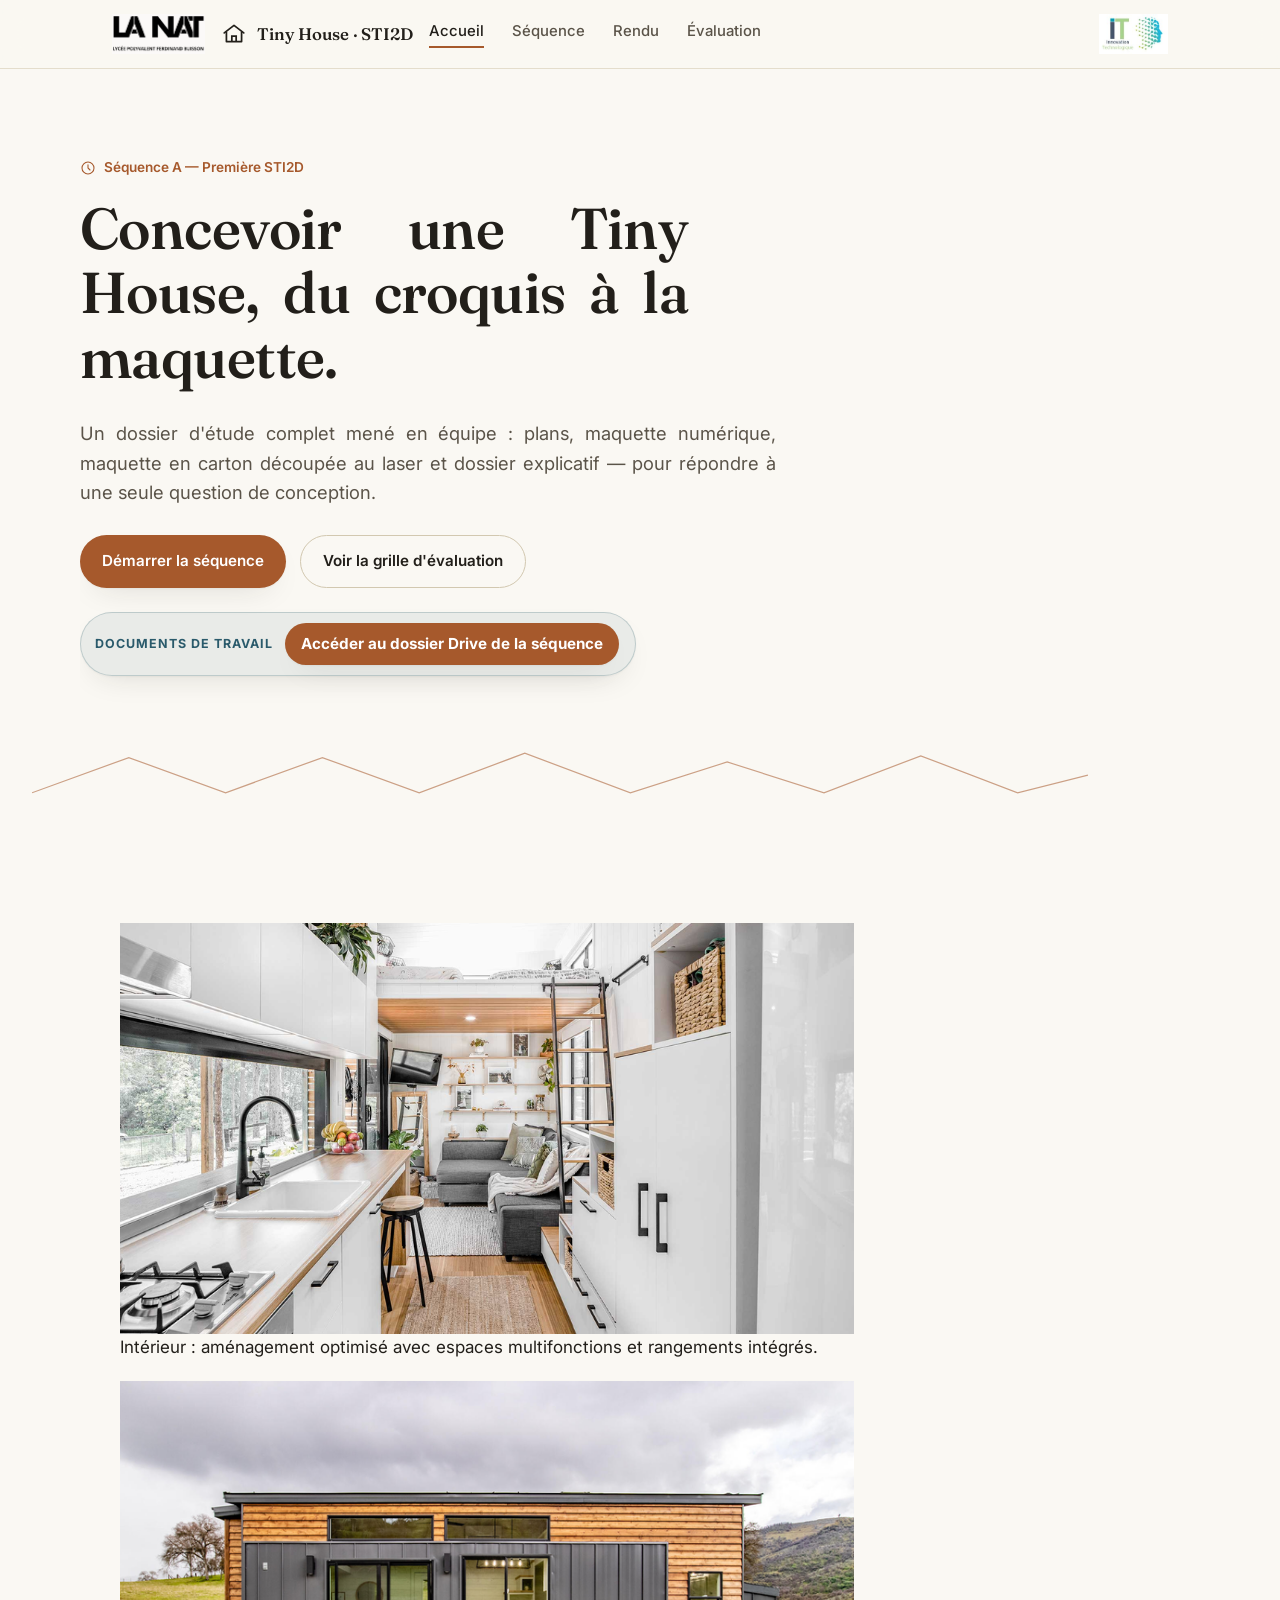
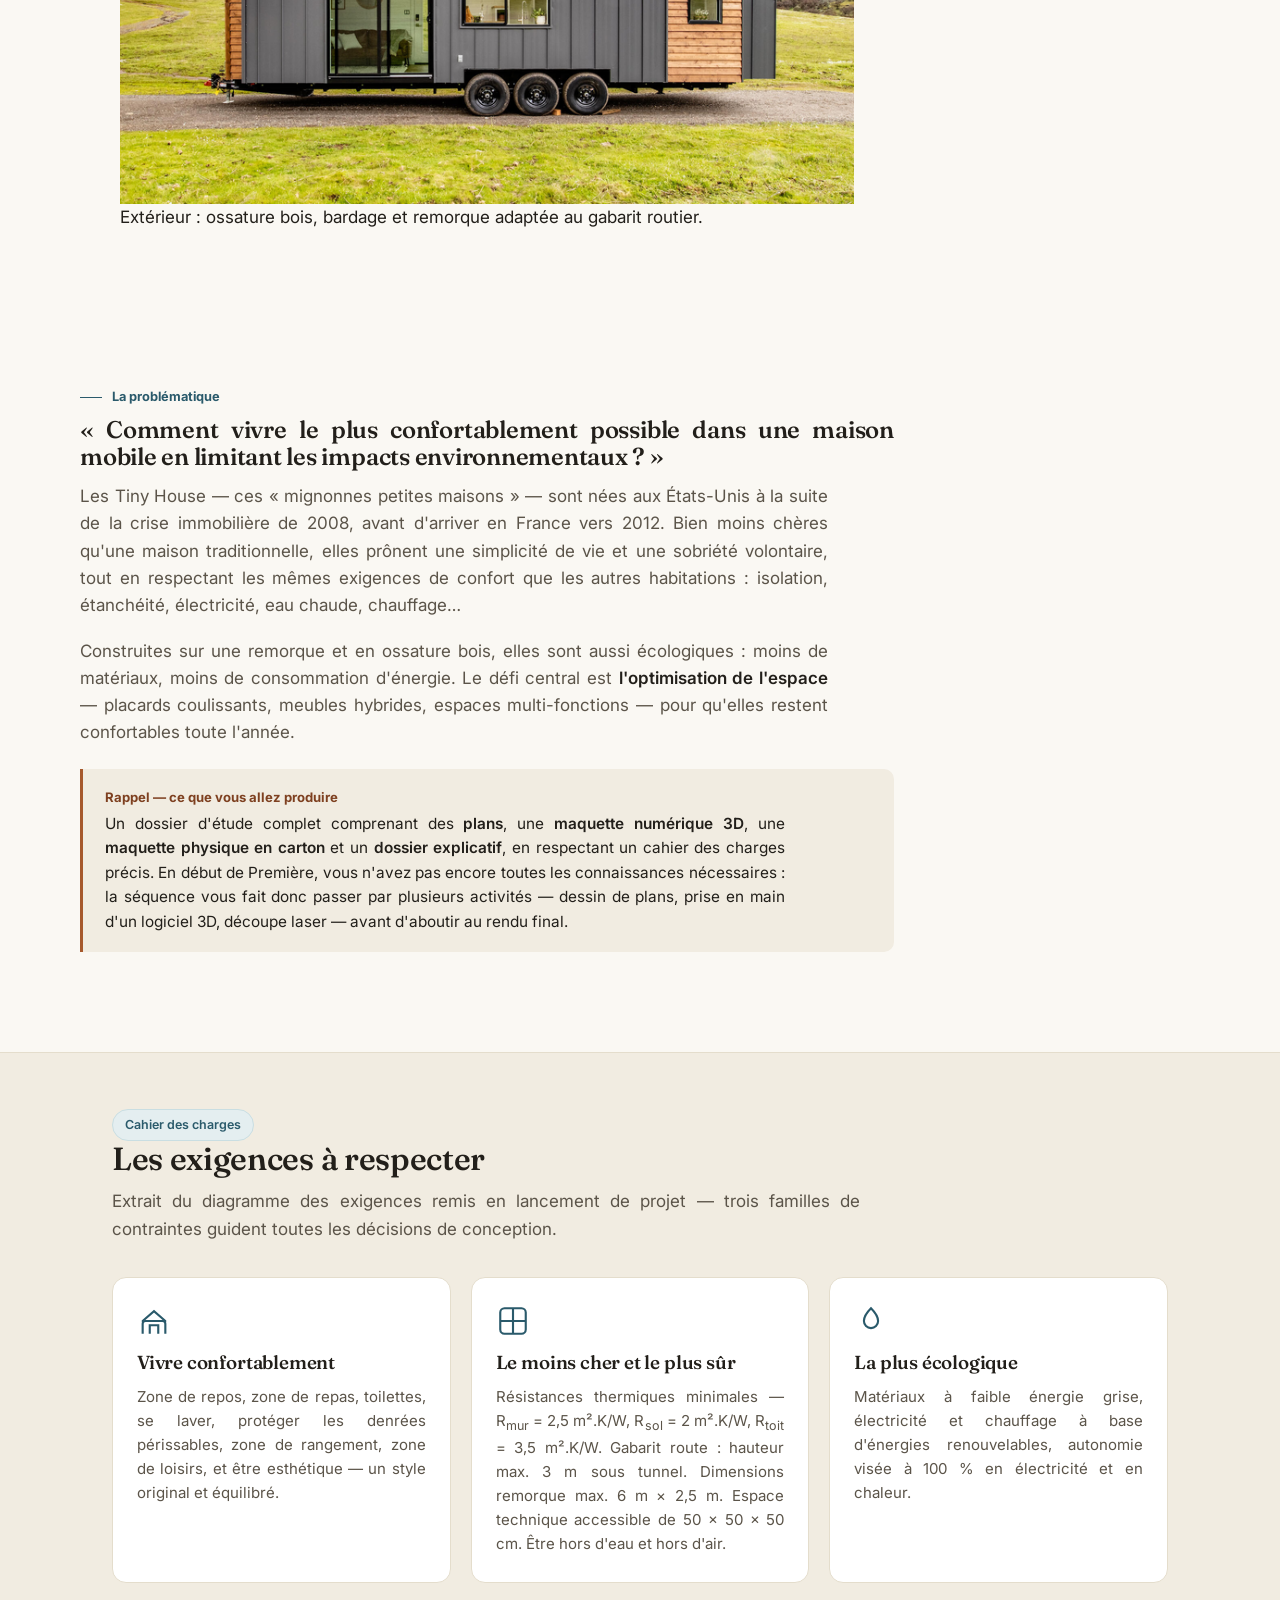
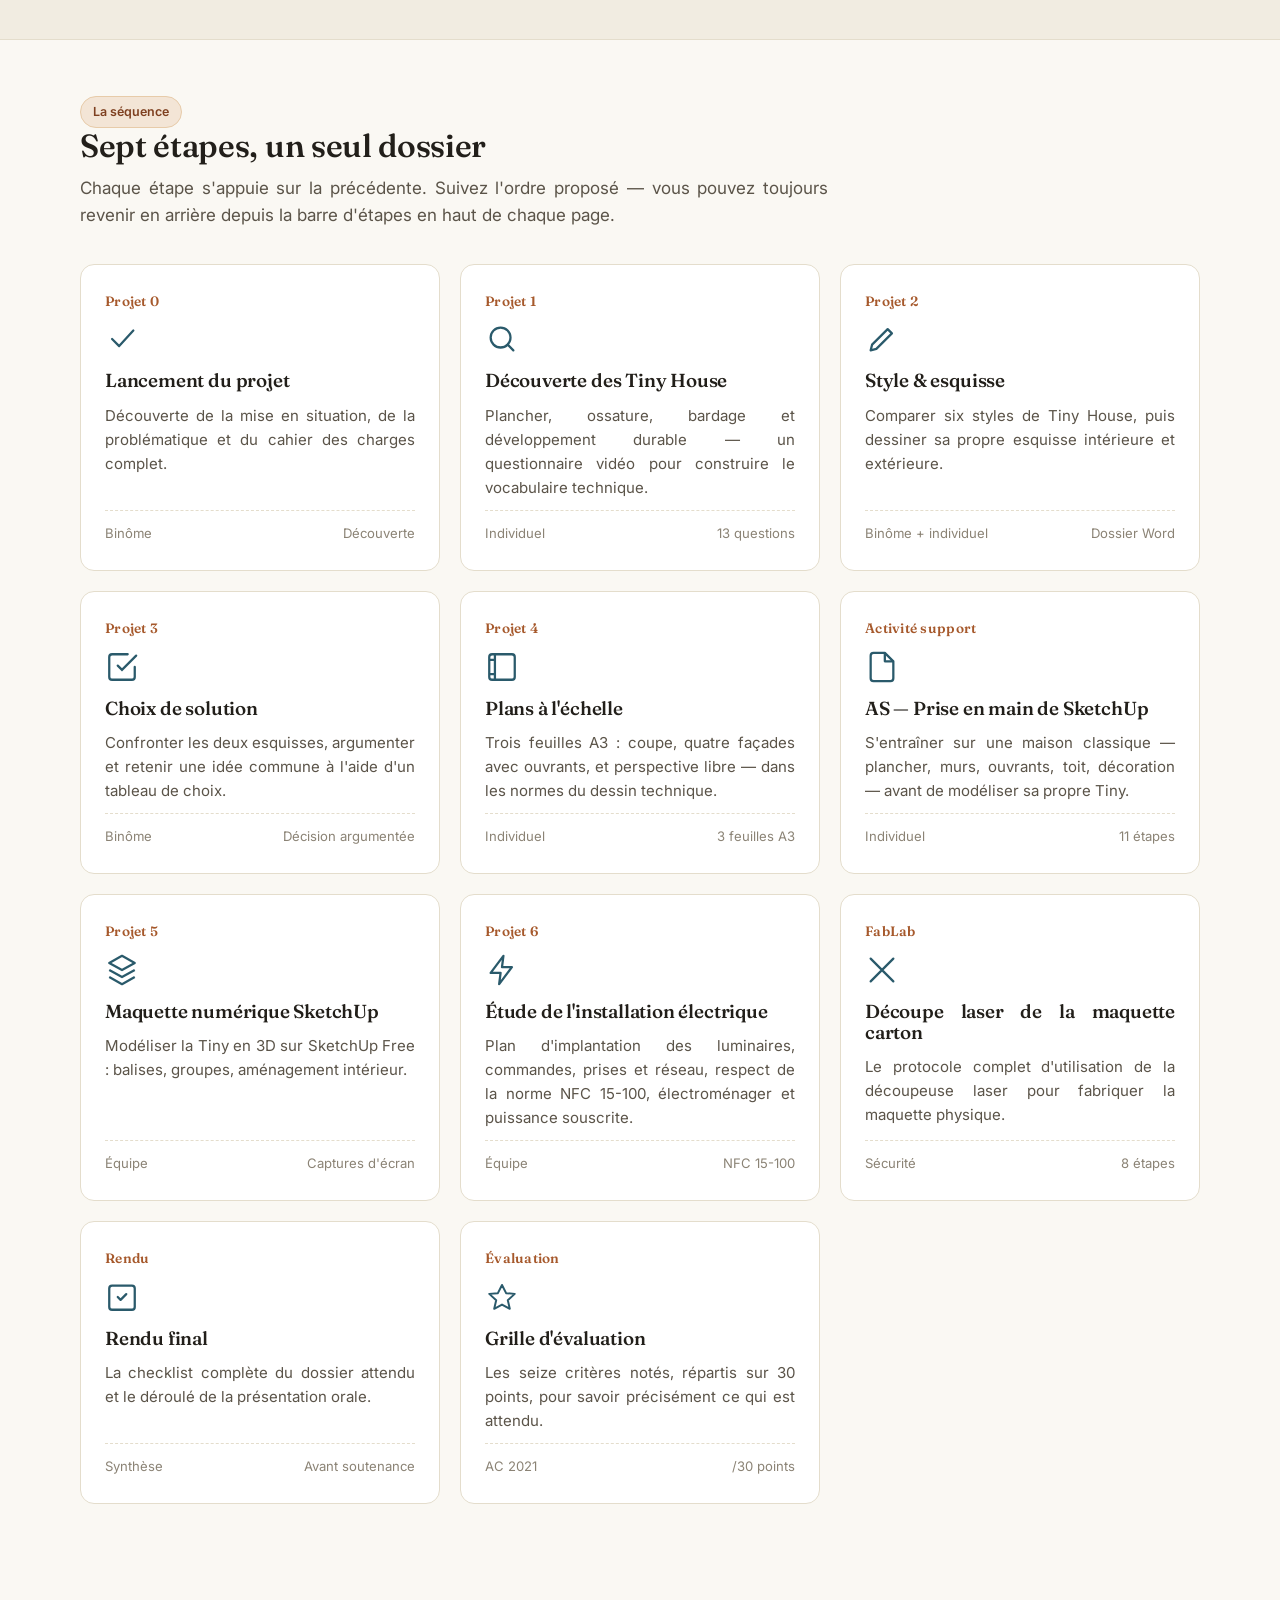
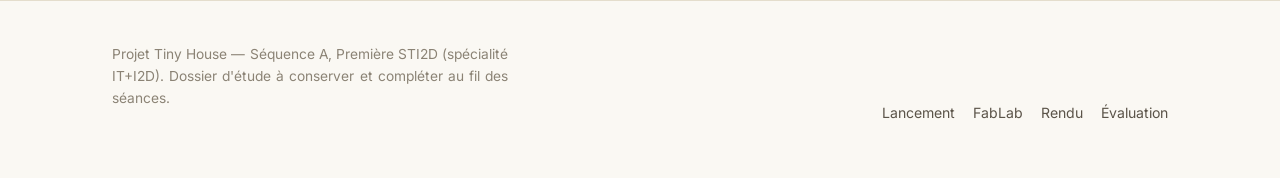
<file: index.html>
<!DOCTYPE html>
<html lang="fr">
<head>
<meta charset="UTF-8">
<meta name="viewport" content="width=device-width, initial-scale=1.0">
<title>Tiny House — Projet STI2D · IT+I2D</title>
<meta name="description" content="Dossier d'étude d'une Tiny House — séquence STI2D : découverte, style, plans, maquette numérique, maquette carton et rendu final.">
<link rel="stylesheet" href="css/style.css">
</head>
<body>
<a class="skip-link" href="#main">Aller au contenu</a>

<nav class="site-nav">
  <div class="container">
    <img src="images/logo_lycee.png" alt="Logo du lycée" class="nav-logo nav-logo-left">

    <a href="index.html" class="brand">
      <svg viewBox="0 0 24 24" fill="none"><path d="M3 11L12 4l9 7" stroke="currentColor" stroke-width="1.6" stroke-linecap="round" stroke-linejoin="round"/><path d="M5 10v9h14v-9" stroke="currentColor" stroke-width="1.6" stroke-linejoin="round"/><path d="M10 19v-5h4v5" stroke="currentColor" stroke-width="1.6"/></svg>
      Tiny House · STI2D
    </a>

    <button class="nav-toggle" aria-label="Ouvrir le menu" aria-expanded="false"><span></span></button>

    <ul class="nav-links">
      <li><a href="index.html" class="active">Accueil</a></li>
      <li><a href="pages-web/lancement.html">Séquence</a></li>
      <li><a href="pages-web/rendu.html">Rendu</a></li>
      <li><a href="pages-web/grille-evaluation.html">Évaluation</a></li>
    </ul>

    <img src="images/logo-it.png" alt="Logo IT" class="nav-logo nav-logo-right">
  </div>
</nav>

<main id="main">

  <header class="hero container">
    <span class="hero-eyebrow">
      <svg width="16" height="16" viewBox="0 0 24 24" fill="none"><circle cx="12" cy="12" r="9" stroke="currentColor" stroke-width="1.6"/><path d="M12 7v5l3 3" stroke="currentColor" stroke-width="1.6" stroke-linecap="round"/></svg>
      Séquence A — Première STI2D
    </span>
    <h1>Concevoir une Tiny House, du croquis à la maquette.</h1>
    <p class="lede">Un dossier d'étude complet mené en équipe : plans, maquette numérique, maquette en carton découpée au laser et dossier explicatif — pour répondre à une seule question de conception.</p>
    <div class="hero-actions">
      <a class="btn btn-primary" href="pages-web/lancement.html">Démarrer la séquence</a>
      <a class="btn btn-ghost" href="pages-web/grille-evaluation.html">Voir la grille d'évaluation</a>
    </div>

    <div class="drive-banner" aria-label="Documents de travail de la séquence sur le Drive">
      <span class="drive-label">Documents de travail</span>
      <a class="drive-link" href="https://drive.google.com/drive/folders/1gNUNg_EJwcqvh1KwP4JfEDLLPvDKrAoz?usp=sharing" target="_blank" rel="noopener noreferrer">
        Accéder au dossier Drive de la séquence
      </a>
    </div>
  </header>

  <svg class="roofline roofline-divider container" viewBox="0 0 1200 70" preserveAspectRatio="none" aria-hidden="true">
    <path d="M0 60 L110 20 L220 60 L330 20 L440 60 L560 15 L680 60 L790 25 L900 60 L1010 18 L1120 60 L1200 40" />
  </svg>

  <section class="section container">
    <div class="content-block" style="max-width:74ch">
      <figure>
        <img src="images/interieur-tiny-house.PNG" alt="Intérieur de la Tiny House — aménagement et zones fonctionnelles">
        <figcaption>Intérieur : aménagement optimisé avec espaces multifonctions et rangements intégrés.</figcaption>
      </figure>

      <figure style="margin-top:20px">
        <img src="images/exterieur-tiny-house.PNG" alt="Extérieur de la Tiny House — bardage et remorque">
        <figcaption>Extérieur : ossature bois, bardage et remorque adaptée au gabarit routier.</figcaption>
      </figure>
    </div>
  </section>

  <section class="section container">
    <div class="content-block" style="max-width:74ch">
      <div class="kicker">La problématique</div>
      <h2>« Comment vivre le plus confortablement possible dans une maison mobile en limitant les impacts environnementaux ? »</h2>
      <p>Les Tiny House — ces « mignonnes petites maisons » — sont nées aux États-Unis à la suite de la crise immobilière de 2008, avant d'arriver en France vers 2012. Bien moins chères qu'une maison traditionnelle, elles prônent une simplicité de vie et une sobriété volontaire, tout en respectant les mêmes exigences de confort que les autres habitations : isolation, étanchéité, électricité, eau chaude, chauffage…</p>
      <p>Construites sur une remorque et en ossature bois, elles sont aussi écologiques : moins de matériaux, moins de consommation d'énergie. Le défi central est <strong>l'optimisation de l'espace</strong> — placards coulissants, meubles hybrides, espaces multi-fonctions — pour qu'elles restent confortables toute l'année.</p>
      <div class="callout">
        <span class="callout-label">Rappel — ce que vous allez produire</span>
        <p>Un dossier d'étude complet comprenant des <strong>plans</strong>, une <strong>maquette numérique 3D</strong>, une <strong>maquette physique en carton</strong> et un <strong>dossier explicatif</strong>, en respectant un cahier des charges précis. En début de Première, vous n'avez pas encore toutes les connaissances nécessaires : la séquence vous fait donc passer par plusieurs activités — dessin de plans, prise en main d'un logiciel 3D, découpe laser — avant d'aboutir au rendu final.</p>
      </div>
    </div>
  </section>

  <section class="section section-alt">
    <div class="container">
      <div class="section-head">
        <span class="tag tag-blueprint">Cahier des charges</span>
        <h2 class="section-title">Les exigences à respecter</h2>
        <p>Extrait du diagramme des exigences remis en lancement de projet — trois familles de contraintes guident toutes les décisions de conception.</p>
      </div>
      <div class="card-grid">
        <div class="card">
          <svg class="card-icon" viewBox="0 0 24 24" fill="none"><path d="M4 21v-7a2 2 0 012-2h12a2 2 0 012 2v7" stroke="currentColor" stroke-width="1.5"/><path d="M9 21v-6h6v6" stroke="currentColor" stroke-width="1.5"/><path d="M4 12l8-7 8 7" stroke="currentColor" stroke-width="1.5" stroke-linecap="round"/></svg>
          <h3>Vivre confortablement</h3>
          <p>Zone de repos, zone de repas, toilettes, se laver, protéger les denrées périssables, zone de rangement, zone de loisirs, et être esthétique — un style original et équilibré.</p>
        </div>
        <div class="card">
          <svg class="card-icon" viewBox="0 0 24 24" fill="none"><path d="M3 12h18M12 3v18" stroke="currentColor" stroke-width="1.5"/><rect x="3" y="3" width="18" height="18" rx="3" stroke="currentColor" stroke-width="1.5"/></svg>
          <h3>Le moins cher et le plus sûr</h3>
          <p>Résistances thermiques minimales — R<sub>mur</sub> = 2,5 m².K/W, R<sub>sol</sub> = 2 m².K/W, R<sub>toit</sub> = 3,5 m².K/W. Gabarit route : hauteur max. 3 m sous tunnel. Dimensions remorque max. 6 m × 2,5 m. Espace technique accessible de 50 × 50 × 50 cm. Être hors d'eau et hors d'air.</p>
        </div>
        <div class="card">
          <svg class="card-icon" viewBox="0 0 24 24" fill="none"><path d="M12 3c3 3 5 6 5 9a5 5 0 01-10 0c0-3 2-6 5-9z" stroke="currentColor" stroke-width="1.5"/></svg>
          <h3>La plus écologique</h3>
          <p>Matériaux à faible énergie grise, électricité et chauffage à base d'énergies renouvelables, autonomie visée à 100 % en électricité et en chaleur.</p>
        </div>
      </div>
    </div>
  </section>

  <section class="section container">
    <div class="section-head">
      <span class="tag tag-wood">La séquence</span>
      <h2 class="section-title">Sept étapes, un seul dossier</h2>
      <p>Chaque étape s'appuie sur la précédente. Suivez l'ordre proposé — vous pouvez toujours revenir en arrière depuis la barre d'étapes en haut de chaque page.</p>
    </div>

    <div class="card-grid">

      <a class="card" href="pages-web/lancement.html" style="color:inherit">
        <span class="card-num">Projet 0</span>
        <svg class="card-icon" viewBox="0 0 24 24" fill="none"><path d="M5 12l5 5L20 6" stroke="currentColor" stroke-width="1.6" stroke-linecap="round" stroke-linejoin="round"/></svg>
        <h3>Lancement du projet</h3>
        <p>Découverte de la mise en situation, de la problématique et du cahier des charges complet.</p>
        <div class="card-meta"><span>Binôme</span><span>Découverte</span></div>
      </a>

      <a class="card" href="pages-web/decouverte.html" style="color:inherit">
        <span class="card-num">Projet 1</span>
        <svg class="card-icon" viewBox="0 0 24 24" fill="none"><circle cx="11" cy="11" r="7" stroke="currentColor" stroke-width="1.6"/><path d="M20 20l-4-4" stroke="currentColor" stroke-width="1.6" stroke-linecap="round"/></svg>
        <h3>Découverte des Tiny House</h3>
        <p>Plancher, ossature, bardage et développement durable — un questionnaire vidéo pour construire le vocabulaire technique.</p>
        <div class="card-meta"><span>Individuel</span><span>13 questions</span></div>
      </a>

      <a class="card" href="pages-web/style-esquisse.html" style="color:inherit">
        <span class="card-num">Projet 2</span>
        <svg class="card-icon" viewBox="0 0 24 24" fill="none"><path d="M4 20l4-1 11-11-3-3L5 16l-1 4z" stroke="currentColor" stroke-width="1.6" stroke-linejoin="round"/></svg>
        <h3>Style &amp; esquisse</h3>
        <p>Comparer six styles de Tiny House, puis dessiner sa propre esquisse intérieure et extérieure.</p>
        <div class="card-meta"><span>Binôme + individuel</span><span>Dossier Word</span></div>
      </a>

      <a class="card" href="pages-web/choix-solution.html" style="color:inherit">
        <span class="card-num">Projet 3</span>
        <svg class="card-icon" viewBox="0 0 24 24" fill="none"><path d="M9 11l3 3L22 4" stroke="currentColor" stroke-width="1.6" stroke-linecap="round"/><path d="M21 12v7a2 2 0 01-2 2H5a2 2 0 01-2-2V5a2 2 0 012-2h11" stroke="currentColor" stroke-width="1.6" stroke-linecap="round"/></svg>
        <h3>Choix de solution</h3>
        <p>Confronter les deux esquisses, argumenter et retenir une idée commune à l'aide d'un tableau de choix.</p>
        <div class="card-meta"><span>Binôme</span><span>Décision argumentée</span></div>
      </a>

      <a class="card" href="pages-web/plans-echelle.html" style="color:inherit">
        <span class="card-num">Projet 4</span>
        <svg class="card-icon" viewBox="0 0 24 24" fill="none"><rect x="3" y="3" width="18" height="18" rx="2" stroke="currentColor" stroke-width="1.6"/><path d="M7 3v18M3 7h4M3 17h4" stroke="currentColor" stroke-width="1.6"/></svg>
        <h3>Plans à l'échelle</h3>
        <p>Trois feuilles A3 : coupe, quatre façades avec ouvrants, et perspective libre — dans les normes du dessin technique.</p>
        <div class="card-meta"><span>Individuel</span><span>3 feuilles A3</span></div>
      </a>

      <a class="card" href="pages-web/prise-en-main-sketchup.html" style="color:inherit">
        <span class="card-num">Activité support</span>
        <svg class="card-icon" viewBox="0 0 24 24" fill="none"><path d="M14 2H6a2 2 0 00-2 2v16a2 2 0 002 2h12a2 2 0 002-2V8z" stroke="currentColor" stroke-width="1.6" stroke-linejoin="round"/><path d="M14 2v6h6" stroke="currentColor" stroke-width="1.6" stroke-linejoin="round"/></svg>
        <h3>AS — Prise en main de SketchUp</h3>
        <p>S'entraîner sur une maison classique — plancher, murs, ouvrants, toit, décoration — avant de modéliser sa propre Tiny.</p>
        <div class="card-meta"><span>Individuel</span><span>11 étapes</span></div>
      </a>

      <a class="card" href="pages-web/maquette-sketchup.html" style="color:inherit">
        <span class="card-num">Projet 5</span>
        <svg class="card-icon" viewBox="0 0 24 24" fill="none"><path d="M12 2l9 5-9 5-9-5 9-5z" stroke="currentColor" stroke-width="1.6" stroke-linejoin="round"/><path d="M3 12l9 5 9-5M3 17l9 5 9-5" stroke="currentColor" stroke-width="1.6" stroke-linejoin="round"/></svg>
        <h3>Maquette numérique SketchUp</h3>
        <p>Modéliser la Tiny en 3D sur SketchUp Free : balises, groupes, aménagement intérieur.</p>
        <div class="card-meta"><span>Équipe</span><span>Captures d'écran</span></div>
      </a>

      <a class="card" href="pages-web/etude-electrique.html" style="color:inherit">
        <span class="card-num">Projet 6</span>
        <svg class="card-icon" viewBox="0 0 24 24" fill="none"><path d="M13 2L4 14h7l-1 8 9-12h-7l1-8z" stroke="currentColor" stroke-width="1.6" stroke-linejoin="round"/></svg>
        <h3>Étude de l'installation électrique</h3>
        <p>Plan d'implantation des luminaires, commandes, prises et réseau, respect de la norme NFC 15-100, électroménager et puissance souscrite.</p>
        <div class="card-meta"><span>Équipe</span><span>NFC 15-100</span></div>
      </a>

      <a class="card" href="pages-web/decoupe-laser.html" style="color:inherit">
        <span class="card-num">FabLab</span>
        <svg class="card-icon" viewBox="0 0 24 24" fill="none"><path d="M4 4l16 16M4 20L20 4" stroke="currentColor" stroke-width="1.6" stroke-linecap="round"/></svg>
        <h3>Découpe laser de la maquette carton</h3>
        <p>Le protocole complet d'utilisation de la découpeuse laser pour fabriquer la maquette physique.</p>
        <div class="card-meta"><span>Sécurité</span><span>8 étapes</span></div>
      </a>

      <a class="card" href="pages-web/rendu.html" style="color:inherit">
        <span class="card-num">Rendu</span>
        <svg class="card-icon" viewBox="0 0 24 24" fill="none"><path d="M9 12l2 2 4-4" stroke="currentColor" stroke-width="1.6" stroke-linecap="round" stroke-linejoin="round"/><rect x="3" y="4" width="18" height="17" rx="2" stroke="currentColor" stroke-width="1.6"/></svg>
        <h3>Rendu final</h3>
        <p>La checklist complète du dossier attendu et le déroulé de la présentation orale.</p>
        <div class="card-meta"><span>Synthèse</span><span>Avant soutenance</span></div>
      </a>

      <a class="card" href="pages-web/grille-evaluation.html" style="color:inherit">
        <span class="card-num">Évaluation</span>
        <svg class="card-icon" viewBox="0 0 24 24" fill="none"><path d="M12 17.3l-5.5 3 1.4-6L3 9.8l6.1-.5L12 3.5l2.9 5.8 6.1.5-4.9 4.5 1.4 6z" stroke="currentColor" stroke-width="1.4" stroke-linejoin="round"/></svg>
        <h3>Grille d'évaluation</h3>
        <p>Les seize critères notés, répartis sur 30 points, pour savoir précisément ce qui est attendu.</p>
        <div class="card-meta"><span>AC 2021</span><span>/30 points</span></div>
      </a>

    </div>
  </section>

</main>



<footer class="site-footer">
  <div class="container footer-grid">
    <p class="footer-note">Projet Tiny House — Séquence A, Première STI2D (spécialité IT+I2D). Dossier d'étude à conserver et compléter au fil des séances.</p>
    <div class="footer-links">
      <a href="pages-web/lancement.html">Lancement</a>
      <a href="pages-web/decoupe-laser.html">FabLab</a>
      <a href="pages-web/rendu.html">Rendu</a>
      <a href="pages-web/grille-evaluation.html">Évaluation</a>
    </div>
  </div>
</footer>

<script src="js/main.js"></script>
</body>
</html>
</file>
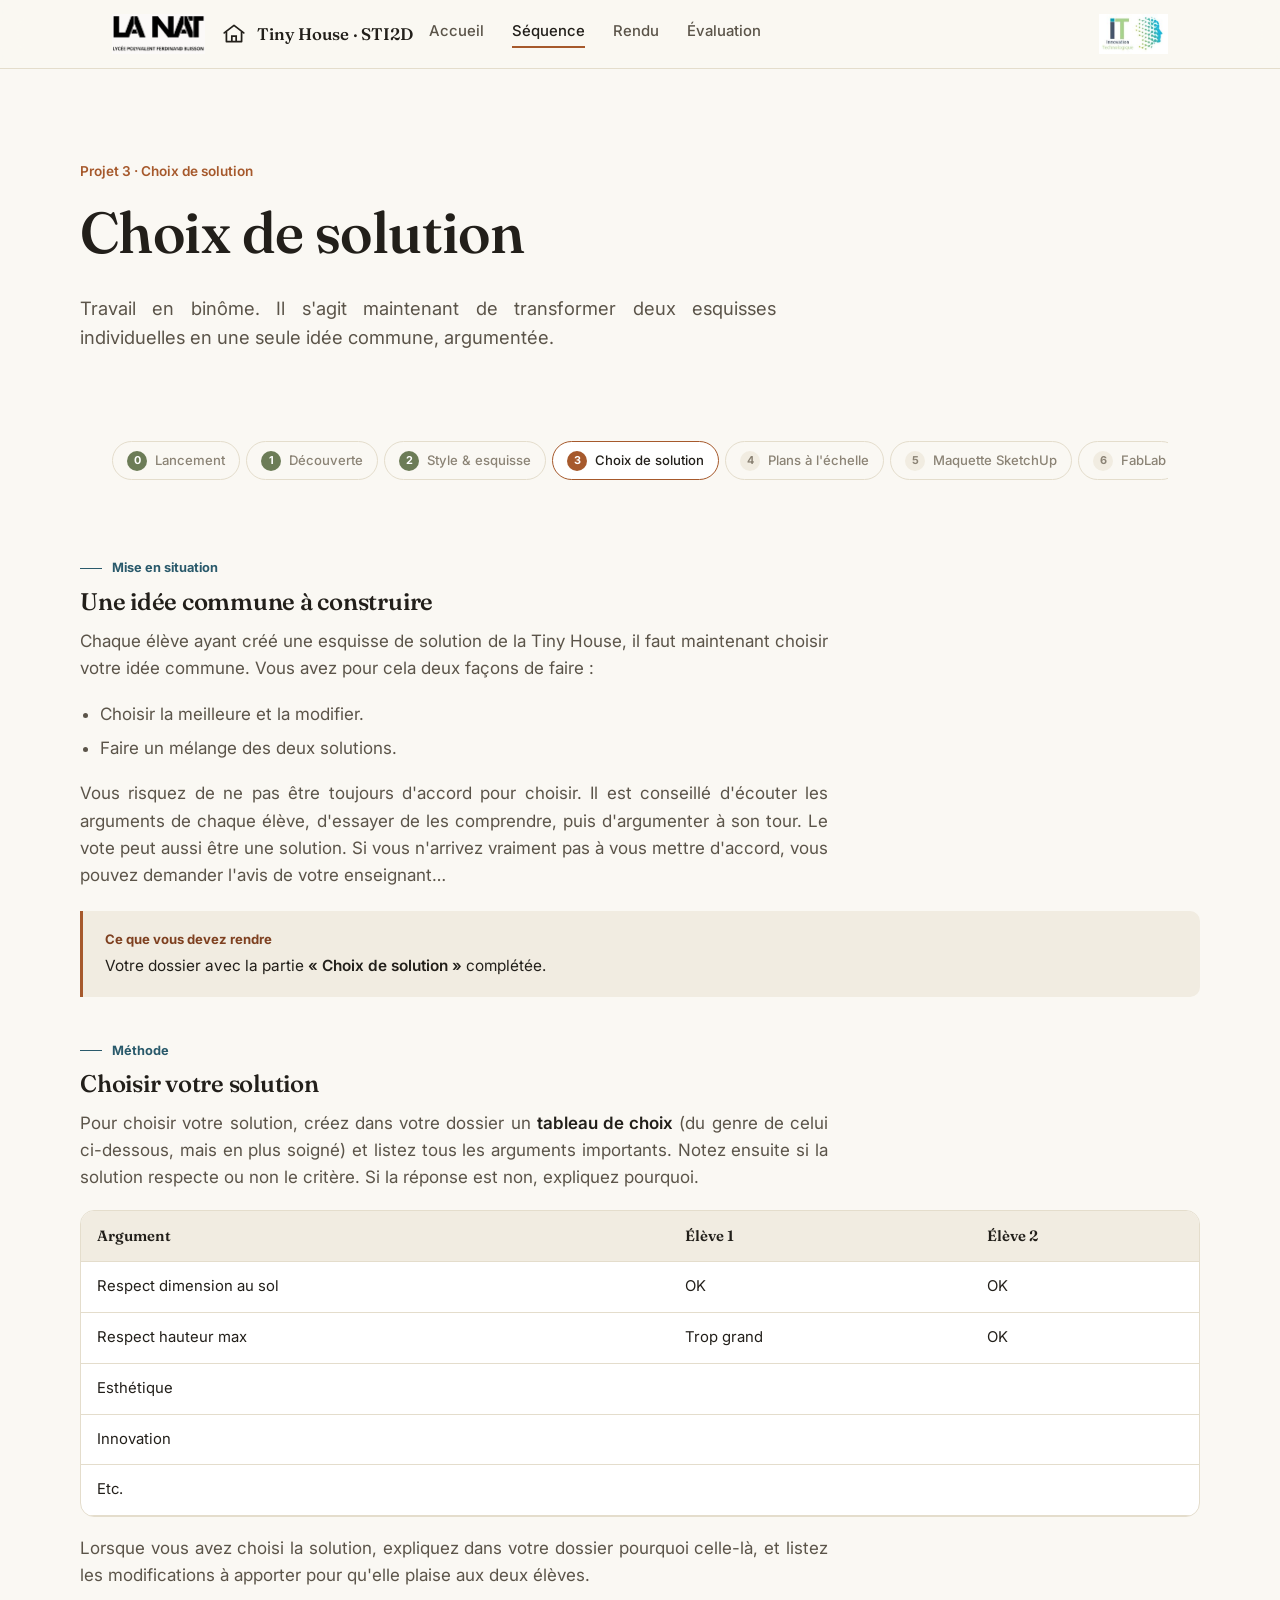
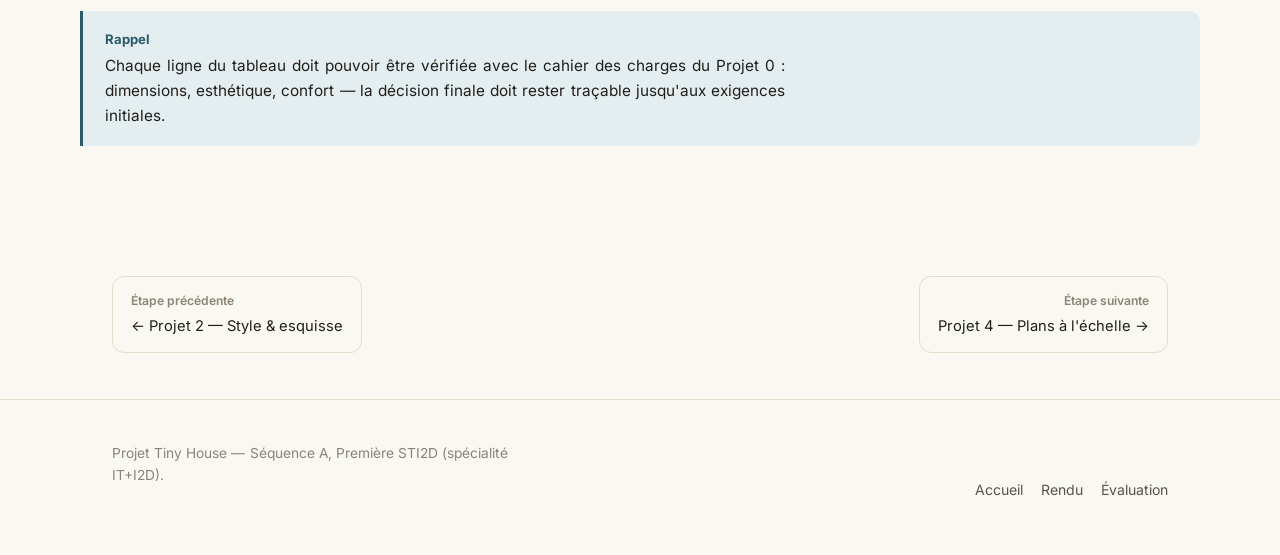
<file: pages-web/choix-solution.html>
<!DOCTYPE html>
<html lang="fr">
<head>
<meta charset="UTF-8">
<meta name="viewport" content="width=device-width, initial-scale=1.0">
<title>Projet 3 — Choix de solution | Tiny House STI2D</title>
<meta name="description" content="Choisir l'idée commune de Tiny House entre les deux esquisses du binôme.">
<link rel="stylesheet" href="../css/style.css">
</head>
<body>
<a class="skip-link" href="#main">Aller au contenu</a>

<nav class="site-nav">
  <div class="container">
    <img src="../images/logo_lycee.png" alt="Logo du lycée" class="nav-logo nav-logo-left">

    <a href="../index.html" class="brand">
      <svg viewBox="0 0 24 24" fill="none"><path d="M3 11L12 4l9 7" stroke="currentColor" stroke-width="1.6" stroke-linecap="round" stroke-linejoin="round"/><path d="M5 10v9h14v-9" stroke="currentColor" stroke-width="1.6" stroke-linejoin="round"/><path d="M10 19v-5h4v5" stroke="currentColor" stroke-width="1.6"/></svg>
      Tiny House · STI2D
    </a>

    <button class="nav-toggle" aria-label="Ouvrir le menu" aria-expanded="false"><span></span></button>

    <ul class="nav-links">
      <li><a href="../index.html">Accueil</a></li>
      <li><a href="lancement.html" class="active">Séquence</a></li>
      <li><a href="rendu.html">Rendu</a></li>
      <li><a href="grille-evaluation.html">Évaluation</a></li>
    </ul>

    <img src="../images/logo-it.png" alt="Logo IT" class="nav-logo nav-logo-right">
  </div>
</nav>

<main id="main">
  <header class="hero container">
    <span class="hero-eyebrow">Projet 3 · Choix de solution</span>
    <h1>Choix de solution</h1>
    <p class="lede">Travail en binôme. Il s'agit maintenant de transformer deux esquisses individuelles en une seule idée commune, argumentée.</p>
  </header>

  <div class="container">
    <nav class="stepper" aria-label="Étapes de la séquence">
      <a class="step-pill done" href="lancement.html"><span class="n">0</span>Lancement</a>
      <a class="step-pill done" href="decouverte.html"><span class="n">1</span>Découverte</a>
      <a class="step-pill done" href="style-esquisse.html"><span class="n">2</span>Style &amp; esquisse</a>
      <a class="step-pill current" href="choix-solution.html"><span class="n">3</span>Choix de solution</a>
      <a class="step-pill" href="plans-echelle.html"><span class="n">4</span>Plans à l'échelle</a>
      <a class="step-pill" href="maquette-sketchup.html"><span class="n">5</span>Maquette SketchUp</a>
      <a class="step-pill" href="decoupe-laser.html"><span class="n">6</span>FabLab</a>
      <a class="step-pill" href="rendu.html"><span class="n">7</span>Rendu</a>
      <a class="step-pill" href="grille-evaluation.html"><span class="n">★</span>Évaluation</a>
    </nav>
  </div>

  <section class="section container">

    <div class="content-block">
      <div class="kicker">Mise en situation</div>
      <h2>Une idée commune à construire</h2>
      <p>Chaque élève ayant créé une esquisse de solution de la Tiny House, il faut maintenant choisir votre idée commune. Vous avez pour cela deux façons de faire :</p>
      <ul>
        <li>Choisir la meilleure et la modifier.</li>
        <li>Faire un mélange des deux solutions.</li>
      </ul>
      <p>Vous risquez de ne pas être toujours d'accord pour choisir. Il est conseillé d'écouter les arguments de chaque élève, d'essayer de les comprendre, puis d'argumenter à son tour. Le vote peut aussi être une solution. Si vous n'arrivez vraiment pas à vous mettre d'accord, vous pouvez demander l'avis de votre enseignant…</p>
      <div class="callout">
        <span class="callout-label">Ce que vous devez rendre</span>
        <p>Votre dossier avec la partie <strong>« Choix de solution »</strong> complétée.</p>
      </div>
    </div>

    <div class="content-block">
      <div class="kicker">Méthode</div>
      <h2>Choisir votre solution</h2>
      <p>Pour choisir votre solution, créez dans votre dossier un <strong>tableau de choix</strong> (du genre de celui ci-dessous, mais en plus soigné) et listez tous les arguments importants. Notez ensuite si la solution respecte ou non le critère. Si la réponse est non, expliquez pourquoi.</p>

      <div class="table-wrap">
        <table class="grille">
          <thead><tr><th>Argument</th><th>Élève 1</th><th>Élève 2</th></tr></thead>
          <tbody>
            <tr><td>Respect dimension au sol</td><td>OK</td><td>OK</td></tr>
            <tr><td>Respect hauteur max</td><td>Trop grand</td><td>OK</td></tr>
            <tr><td>Esthétique</td><td></td><td></td></tr>
            <tr><td>Innovation</td><td></td><td></td></tr>
            <tr><td>Etc.</td><td></td><td></td></tr>
          </tbody>
        </table>
      </div>

      <p style="margin-top:18px">Lorsque vous avez choisi la solution, expliquez dans votre dossier pourquoi celle-là, et listez les modifications à apporter pour qu'elle plaise aux deux élèves.</p>

      <div class="callout callout-blueprint">
        <span class="callout-label">Rappel</span>
        <p>Chaque ligne du tableau doit pouvoir être vérifiée avec le cahier des charges du <a href="lancement.html">Projet 0</a> : dimensions, esthétique, confort — la décision finale doit rester traçable jusqu'aux exigences initiales.</p>
      </div>
    </div>

  </section>

  <div class="container">
    <nav class="page-nav">
      <a href="style-esquisse.html"><span class="dir">Étape précédente</span>← Projet 2 — Style &amp; esquisse</a>
      <a class="to-right" href="plans-echelle.html"><span class="dir">Étape suivante</span>Projet 4 — Plans à l'échelle →</a>
    </nav>
  </div>
</main>

<footer class="site-footer">
  <div class="container footer-grid">
    <p class="footer-note">Projet Tiny House — Séquence A, Première STI2D (spécialité IT+I2D).</p>
    <div class="footer-links">
      <a href="../index.html">Accueil</a>
      <a href="rendu.html">Rendu</a>
      <a href="grille-evaluation.html">Évaluation</a>
    </div>
  </div>
</footer>

<script src="../js/main.js"></script>
</body>
</html>
</file>
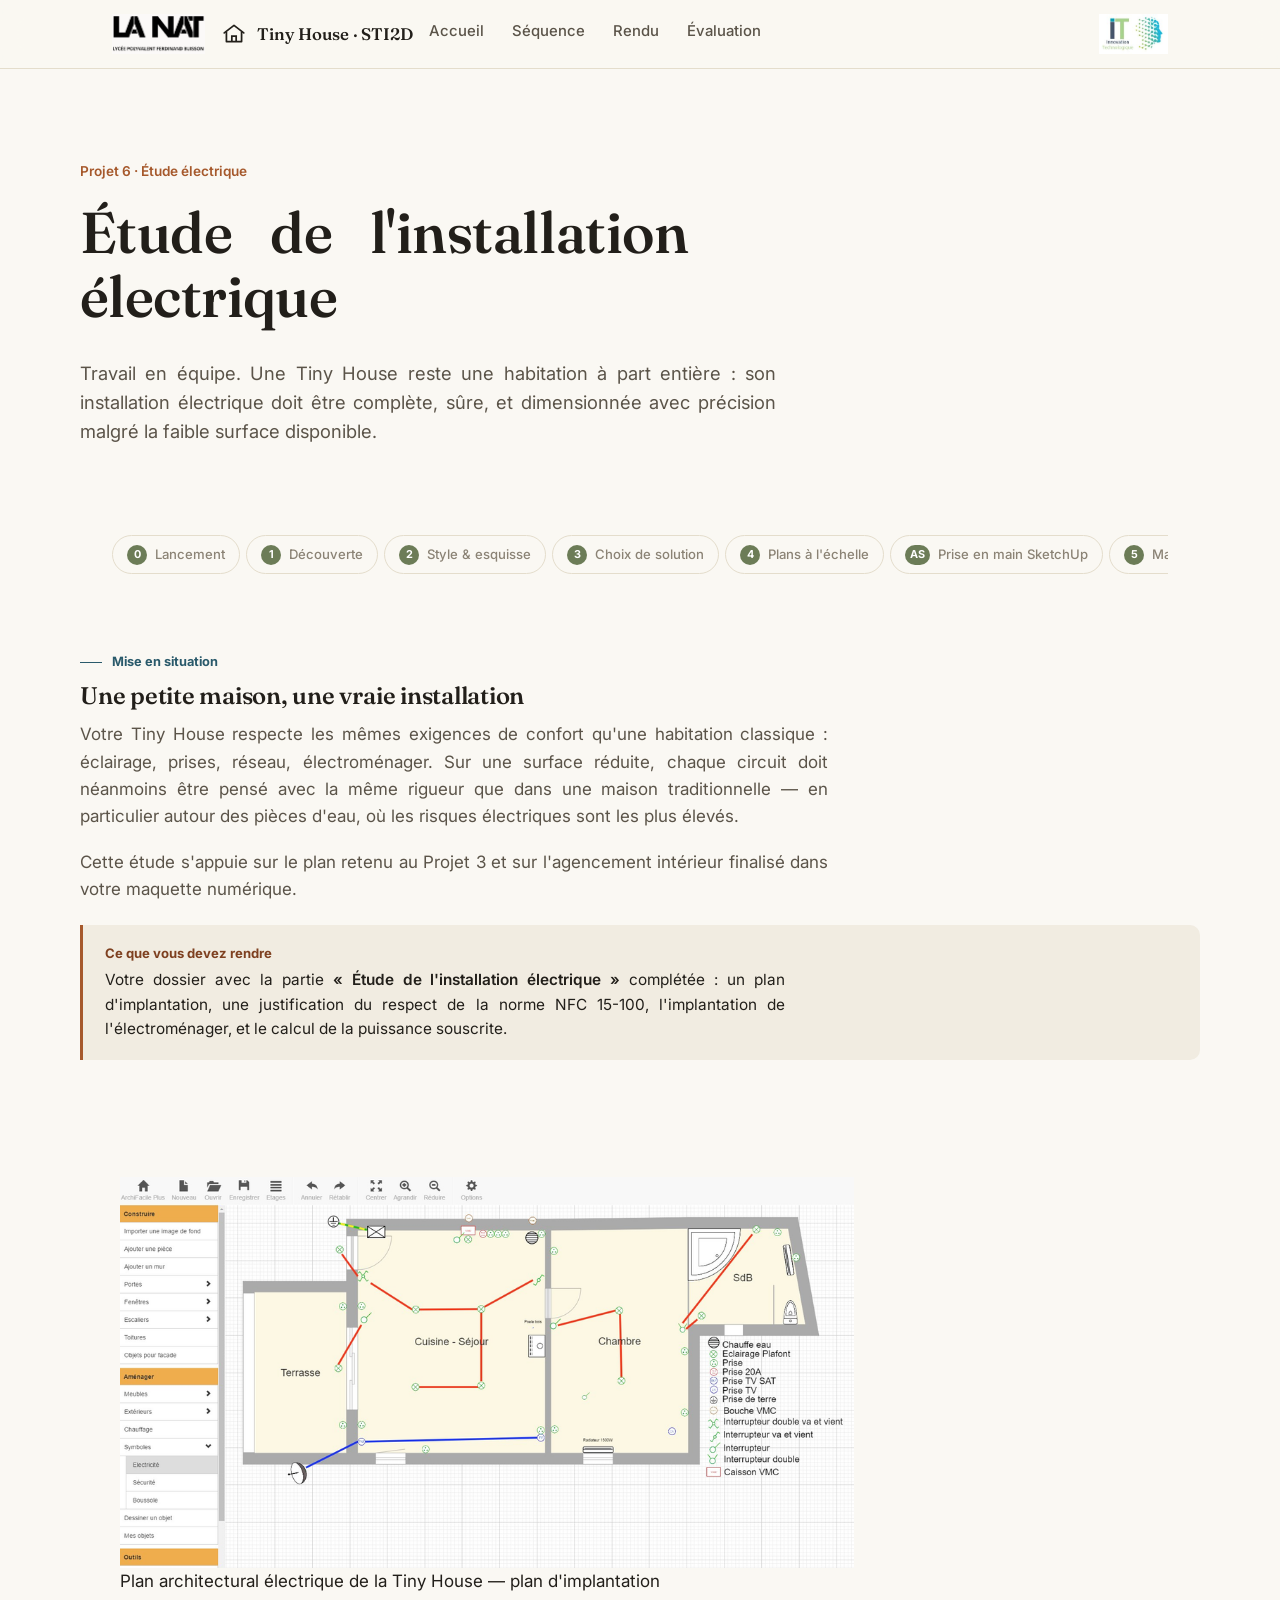
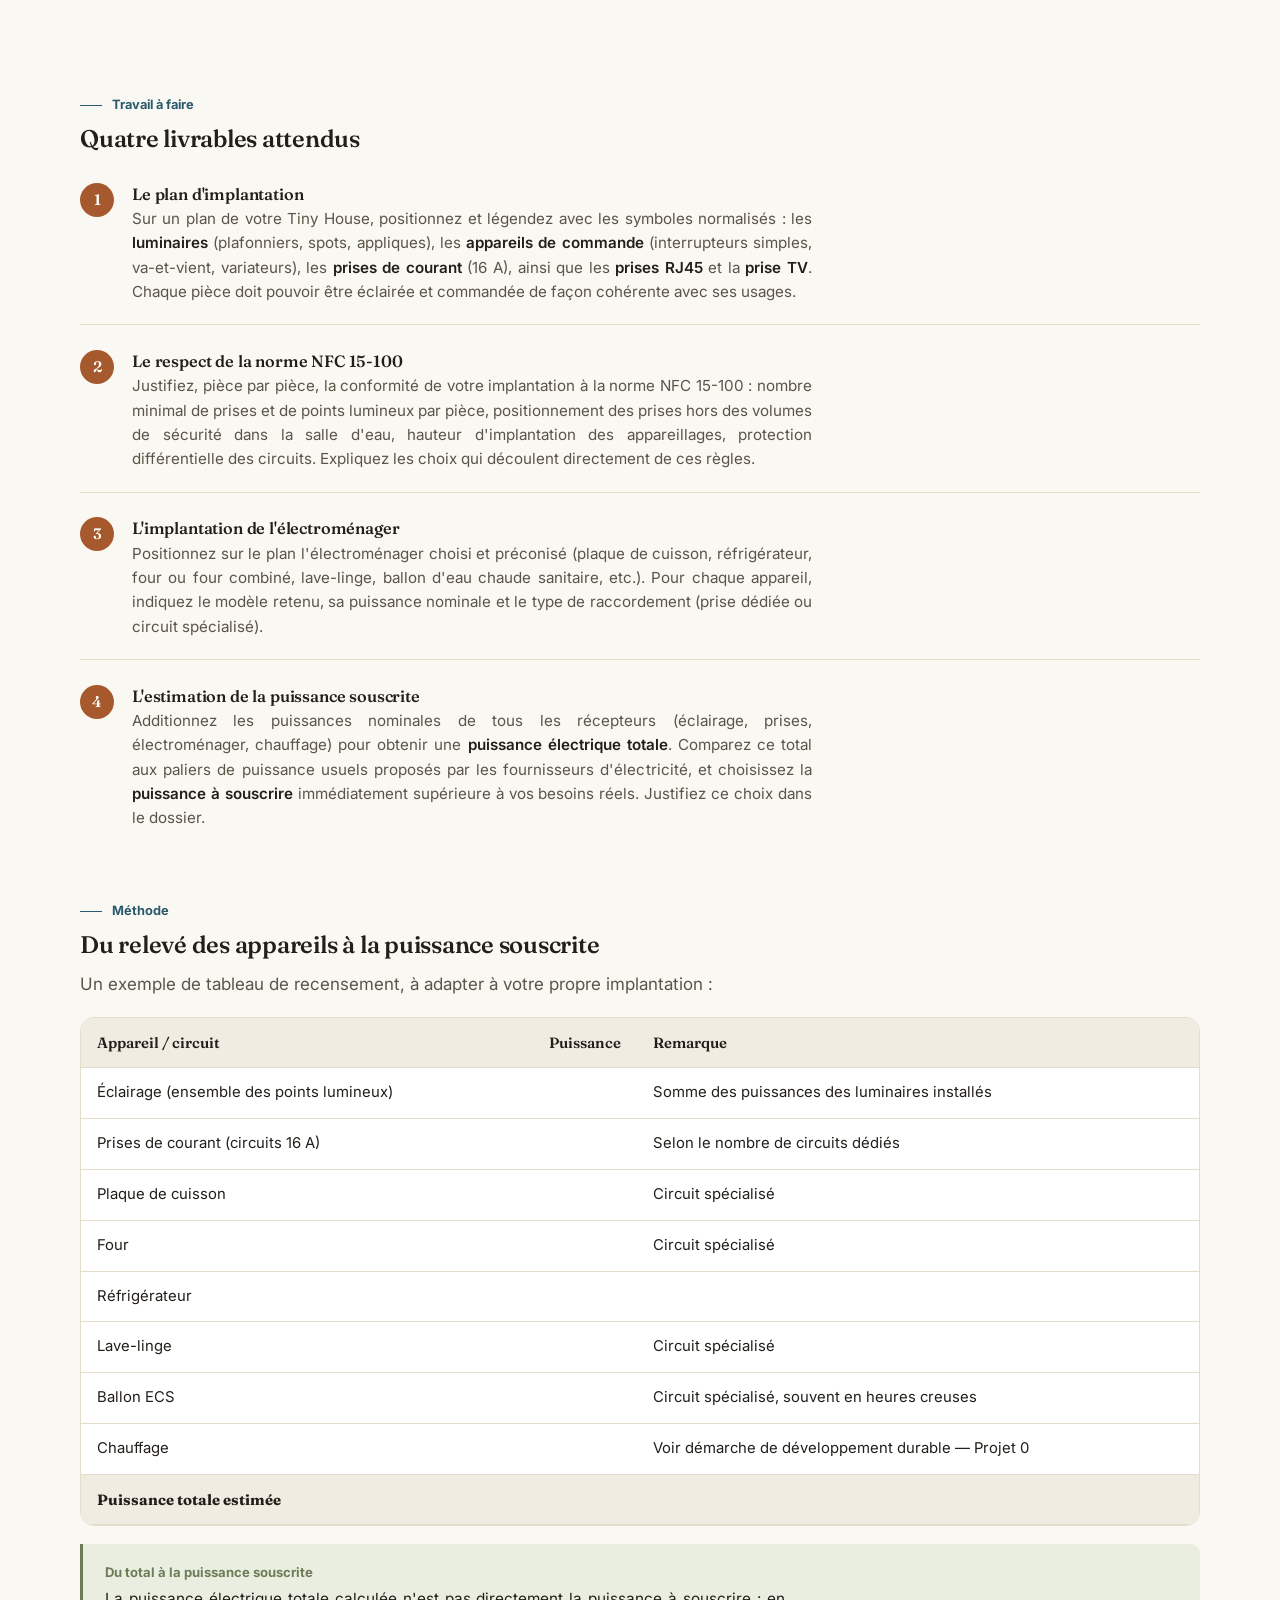
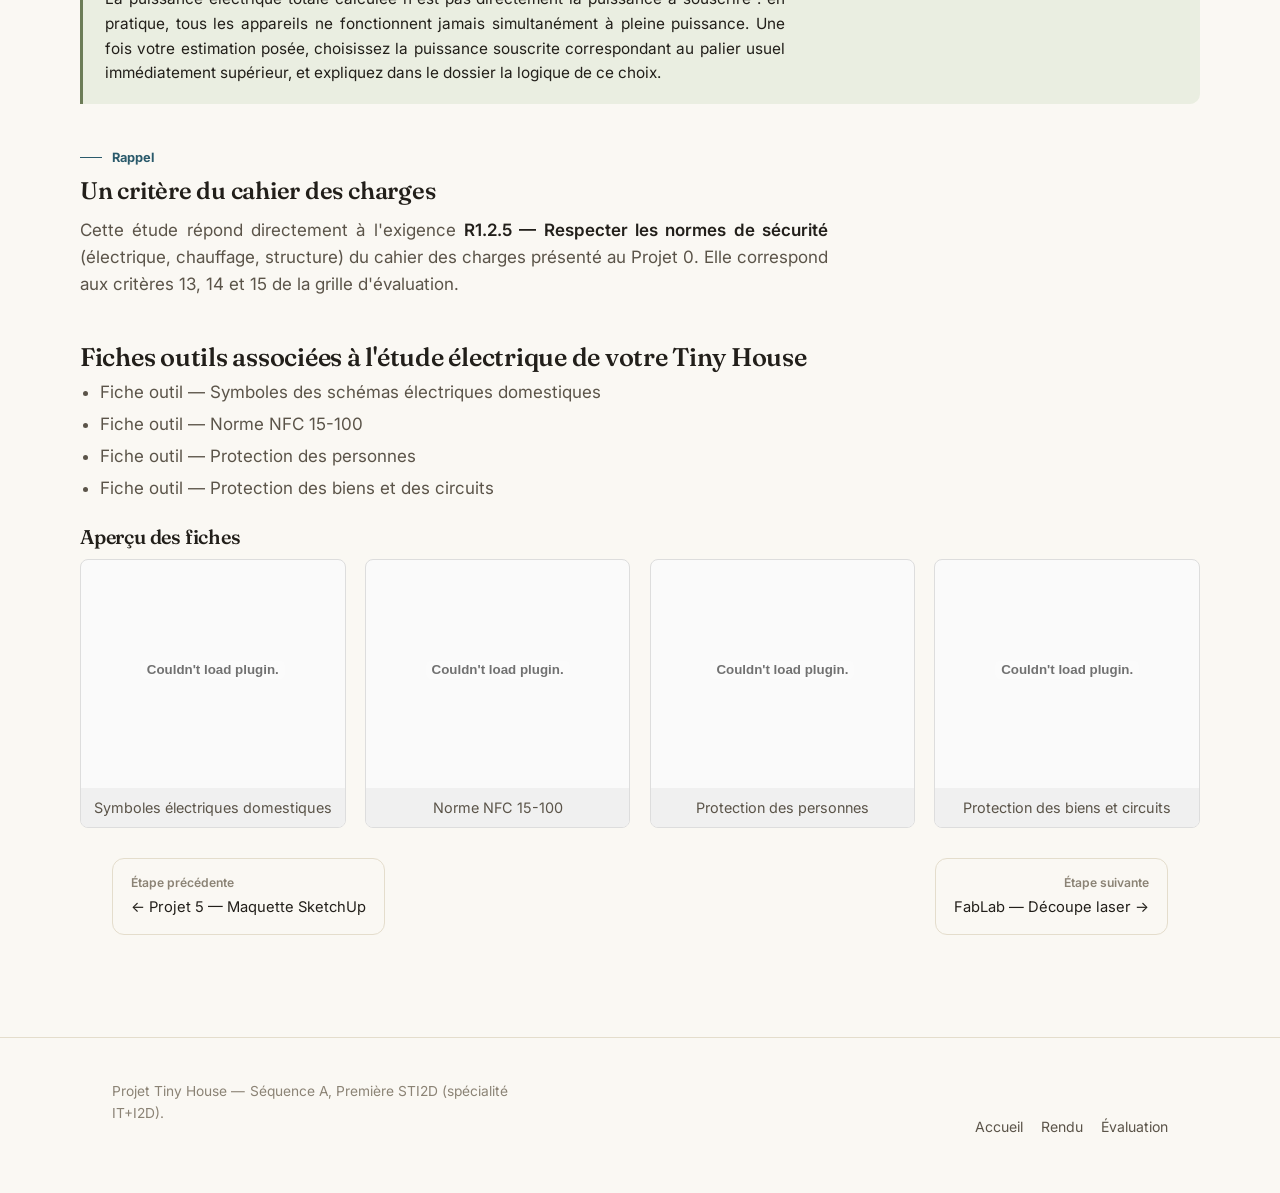
<file: pages-web/etude-electrique.html>
<!DOCTYPE html>
<html lang="fr">
<head>
<meta charset="UTF-8">
<meta name="viewport" content="width=device-width, initial-scale=1.0">
<title>Projet 6 — Étude de l'installation électrique | Tiny House STI2D</title>
<meta name="description" content="Plan d'implantation électrique de la Tiny House, respect de la norme NFC 15-100, implantation de l'électroménager et estimation de la puissance souscrite.">
<link rel="stylesheet" href="../css/style.css">
</head>
<body>
<a class="skip-link" href="#main">Aller au contenu</a>

<nav class="site-nav">
  <div class="container">
    <img src="../images/logo_lycee.png" alt="Logo du lycée" class="nav-logo nav-logo-left">

    <a href="../index.html" class="brand">
      <svg viewBox="0 0 24 24" fill="none"><path d="M3 11L12 4l9 7" stroke="currentColor" stroke-width="1.6" stroke-linecap="round" stroke-linejoin="round"/><path d="M5 10v9h14v-9" stroke="currentColor" stroke-width="1.6" stroke-linejoin="round"/><path d="M10 19v-5h4v5" stroke="currentColor" stroke-width="1.6"/></svg>
      Tiny House · STI2D
    </a>

    <button class="nav-toggle" aria-label="Ouvrir le menu" aria-expanded="false"><span></span></button>

    <ul class="nav-links">
      <li><a href="../index.html">Accueil</a></li>
      <li><a href="lancement.html">Séquence</a></li>
      <li><a href="rendu.html">Rendu</a></li>
      <li><a href="grille-evaluation.html">Évaluation</a></li>
    </ul>

    <img src="../images/logo-it.png" alt="Logo IT" class="nav-logo nav-logo-right">
  </div>
</nav>

<main id="main">
  <header class="hero container">
    <span class="hero-eyebrow">Projet 6 · Étude électrique</span>
    <h1>Étude de l'installation électrique</h1>
    <p class="lede">Travail en équipe. Une Tiny House reste une habitation à part entière : son installation électrique doit être complète, sûre, et dimensionnée avec précision malgré la faible surface disponible.</p>
  </header>

  <div class="container">
    <nav class="stepper" aria-label="Étapes de la séquence">
      <a class="step-pill done" href="lancement.html"><span class="n">0</span>Lancement</a>
      <a class="step-pill done" href="decouverte.html"><span class="n">1</span>Découverte</a>
      <a class="step-pill done" href="style-esquisse.html"><span class="n">2</span>Style &amp; esquisse</a>
      <a class="step-pill done" href="choix-solution.html"><span class="n">3</span>Choix de solution</a>
      <a class="step-pill done" href="plans-echelle.html"><span class="n">4</span>Plans à l'échelle</a>
      <a class="step-pill done" href="prise-en-main-sketchup.html"><span class="n">AS</span>Prise en main SketchUp</a>
      <a class="step-pill done" href="maquette-sketchup.html"><span class="n">5</span>Maquette SketchUp</a>
      <a class="step-pill current" href="etude-electrique.html"><span class="n">6</span>Étude électrique</a>
      <a class="step-pill" href="decoupe-laser.html"><span class="n">7</span>FabLab</a>
      <a class="step-pill" href="rendu.html"><span class="n">8</span>Rendu</a>
      <a class="step-pill" href="grille-evaluation.html"><span class="n">★</span>Évaluation</a>
    </nav>
  </div>

  <section class="section container">

    <div class="content-block">
      <div class="kicker">Mise en situation</div>
      <h2>Une petite maison, une vraie installation</h2>
      <p>Votre Tiny House respecte les mêmes exigences de confort qu'une habitation classique : éclairage, prises, réseau, électroménager. Sur une surface réduite, chaque circuit doit néanmoins être pensé avec la même rigueur que dans une maison traditionnelle — en particulier autour des pièces d'eau, où les risques électriques sont les plus élevés.</p>
      <p>Cette étude s'appuie sur le plan retenu au <a href="choix-solution.html">Projet 3</a> et sur l'agencement intérieur finalisé dans votre <a href="maquette-sketchup.html">maquette numérique</a>.</p>
      <div class="callout">
        <span class="callout-label">Ce que vous devez rendre</span>
        <p>Votre dossier avec la partie <strong>« Étude de l'installation électrique »</strong> complétée : un plan d'implantation, une justification du respect de la norme NFC 15-100, l'implantation de l'électroménager, et le calcul de la puissance souscrite.</p>
      </div>
    </div>
  <section class="section container">
    <div class="content-block" style="max-width:74ch">
      <figure>
        <img src="../images/plan-electrique.PNG" alt="Plan architectural électrique de la Tiny House — plan d'implantation" width="1200" height="auto">
        <figcaption>Plan architectural électrique de la Tiny House — plan d'implantation</figcaption>
      </figure>
    </div>
  </section>


    <div class="content-block">
      <div class="kicker">Travail à faire</div>
      <h2>Quatre livrables attendus</h2>
      <ol class="proc-list">
        <li>
          <h4>Le plan d'implantation</h4>
          <p>Sur un plan de votre Tiny House, positionnez et légendez avec les symboles normalisés : les <strong>luminaires</strong> (plafonniers, spots, appliques), les <strong>appareils de commande</strong> (interrupteurs simples, va-et-vient, variateurs), les <strong>prises de courant</strong> (16 A), ainsi que les <strong>prises RJ45</strong> et la <strong>prise TV</strong>. Chaque pièce doit pouvoir être éclairée et commandée de façon cohérente avec ses usages.</p>
        </li>
        <li>
          <h4>Le respect de la norme NFC 15-100</h4>
          <p>Justifiez, pièce par pièce, la conformité de votre implantation à la norme NFC 15-100 : nombre minimal de prises et de points lumineux par pièce, positionnement des prises hors des volumes de sécurité dans la salle d'eau, hauteur d'implantation des appareillages, protection différentielle des circuits. Expliquez les choix qui découlent directement de ces règles.</p>
        </li>
        <li>
          <h4>L'implantation de l'électroménager</h4>
          <p>Positionnez sur le plan l'électroménager choisi et préconisé (plaque de cuisson, réfrigérateur, four ou four combiné, lave-linge, ballon d'eau chaude sanitaire, etc.). Pour chaque appareil, indiquez le modèle retenu, sa puissance nominale et le type de raccordement (prise dédiée ou circuit spécialisé).</p>
        </li>
        <li>
          <h4>L'estimation de la puissance souscrite</h4>
          <p>Additionnez les puissances nominales de tous les récepteurs (éclairage, prises, électroménager, chauffage) pour obtenir une <strong>puissance électrique totale</strong>. Comparez ce total aux paliers de puissance usuels proposés par les fournisseurs d'électricité, et choisissez la <strong>puissance à souscrire</strong> immédiatement supérieure à vos besoins réels. Justifiez ce choix dans le dossier.</p>
        </li>
      </ol>
    </div>

    <div class="content-block">
      <div class="kicker">Méthode</div>
      <h2>Du relevé des appareils à la puissance souscrite</h2>
      <p>Un exemple de tableau de recensement, à adapter à votre propre implantation :</p>
      <div class="table-wrap">
        <table class="grille">
          <thead><tr><th>Appareil / circuit</th><th class="pts">Puissance</th><th>Remarque</th></tr></thead>
          <tbody>
            <tr><td>Éclairage (ensemble des points lumineux)</td><td class="pts"></td><td>Somme des puissances des luminaires installés</td></tr>
            <tr><td>Prises de courant (circuits 16 A)</td><td class="pts"></td><td>Selon le nombre de circuits dédiés</td></tr>
            <tr><td>Plaque de cuisson</td><td class="pts"></td><td>Circuit spécialisé</td></tr>
            <tr><td>Four</td><td class="pts"></td><td>Circuit spécialisé</td></tr>
            <tr><td>Réfrigérateur</td><td class="pts"></td><td></td></tr>
            <tr><td>Lave-linge</td><td class="pts"></td><td>Circuit spécialisé</td></tr>
            <tr><td>Ballon ECS</td><td class="pts"></td><td>Circuit spécialisé, souvent en heures creuses</td></tr>
            <tr><td>Chauffage</td><td class="pts"></td><td>Voir démarche de développement durable — <a href="lancement.html">Projet 0</a></td></tr>
            <tr class="total"><td>Puissance totale estimée</td><td class="pts" colspan="2"></td></tr>
          </tbody>
        </table>
      </div>
      <div class="callout callout-sage" style="margin-top:18px">
        <span class="callout-label">Du total à la puissance souscrite</span>
        <p>La puissance électrique totale calculée n'est pas directement la puissance à souscrire : en pratique, tous les appareils ne fonctionnent jamais simultanément à pleine puissance. Une fois votre estimation posée, choisissez la puissance souscrite correspondant au palier usuel immédiatement supérieur, et expliquez dans le dossier la logique de ce choix.</p>
      </div>
    </div>

    <div class="content-block">
      <div class="kicker">Rappel</div>
      <h2>Un critère du cahier des charges</h2>
      <p>Cette étude répond directement à l'exigence <strong>R1.2.5 — Respecter les normes de sécurité</strong> (électrique, chauffage, structure) du cahier des charges présenté au <a href="lancement.html">Projet 0</a>. Elle correspond aux critères 13, 14 et 15 de la <a href="grille-evaluation.html">grille d'évaluation</a>.</p>
    </div>
<!-- ============================================================
     Section : Fiches outils - Étude électrique de la Tiny House
     Intègre la liste des liens (comme dans le code d'origine)
     + une visualisation intégrée des PDF (aperçu + repli en modale)
     ============================================================ -->

<section class="ressources-electriques">
  <h2>Fiches outils associées à l'étude électrique de votre Tiny House</h2>

  <!-- Liste de liens classique, conservée et complétée -->
  <ul class="ressources-list">
    <li><a href="../documents/symbole_schemas_electriques_domestique.pdf" target="_blank" rel="noopener noreferrer">Fiche outil — Symboles des schémas électriques domestiques</a></li>
    <li><a href="../documents/NFC_15-100.pdf" target="_blank" rel="noopener noreferrer">Fiche outil — Norme NFC 15-100</a></li>
    <li><a href="../documents/protections_personnes.pdf" target="_blank" rel="noopener noreferrer">Fiche outil — Protection des personnes</a></li>
    <li><a href="../documents/protection-biens-circuits.pdf" target="_blank" rel="noopener noreferrer">Fiche outil — Protection des biens et des circuits</a></li>
  </ul>

  <!-- Aperçus visuels des PDF, cliquables pour ouvrir en grand -->
  <h3>Aperçu des fiches</h3>
  <div class="pdf-gallery">

    <div class="pdf-card" data-pdf="../documents/symbole_schemas_electriques_domestique.pdf">
      <embed src="../documents/symbole_schemas_electriques_domestique.pdf#page=1" type="application/pdf" class="pdf-thumb">
      <p class="pdf-title">Symboles électriques domestiques</p>
    </div>

    <div class="pdf-card" data-pdf="../documents/NFC_15-100.pdf">
      <embed src="../documents/NFC_15-100.pdf#page=1" type="application/pdf" class="pdf-thumb">
      <p class="pdf-title">Norme NFC 15-100</p>
    </div>

    <div class="pdf-card" data-pdf="../documents/protections_personnes.pdf">
      <embed src="../documents/protections_personnes.pdf#page=1" type="application/pdf" class="pdf-thumb">
      <p class="pdf-title">Protection des personnes</p>
    </div>

    <div class="pdf-card" data-pdf="../documents/protection-biens-circuits.pdf">
      <embed src="../documents/protection-biens-circuits.pdf#page=1" type="application/pdf" class="pdf-thumb">
      <p class="pdf-title">Protection des biens et circuits</p>
    </div>

  </div>

  <!-- Modale de visualisation plein écran -->
  <div id="pdf-modal" class="pdf-modal" aria-hidden="true">
    <div class="pdf-modal-content">
      <button class="pdf-modal-close" aria-label="Fermer">&times;</button>
      <iframe id="pdf-modal-frame" src="" title="Visualisation PDF"></iframe>
    </div>
  </div>
</section>


  <div class="container">
    <nav class="page-nav">
      <a href="maquette-sketchup.html"><span class="dir">Étape précédente</span>← Projet 5 — Maquette SketchUp</a>
      <a class="to-right" href="decoupe-laser.html"><span class="dir">Étape suivante</span>FabLab — Découpe laser →</a>
    </nav>
  </div>
</main>

<footer class="site-footer">
  <div class="container footer-grid">
    <p class="footer-note">Projet Tiny House — Séquence A, Première STI2D (spécialité IT+I2D).</p>
    <div class="footer-links">
      <a href="../index.html">Accueil</a>
      <a href="rendu.html">Rendu</a>
      <a href="grille-evaluation.html">Évaluation</a>
    </div>
  </div>
</footer>

<script src="../js/main.js"></script>
</body>
</html>
</file>
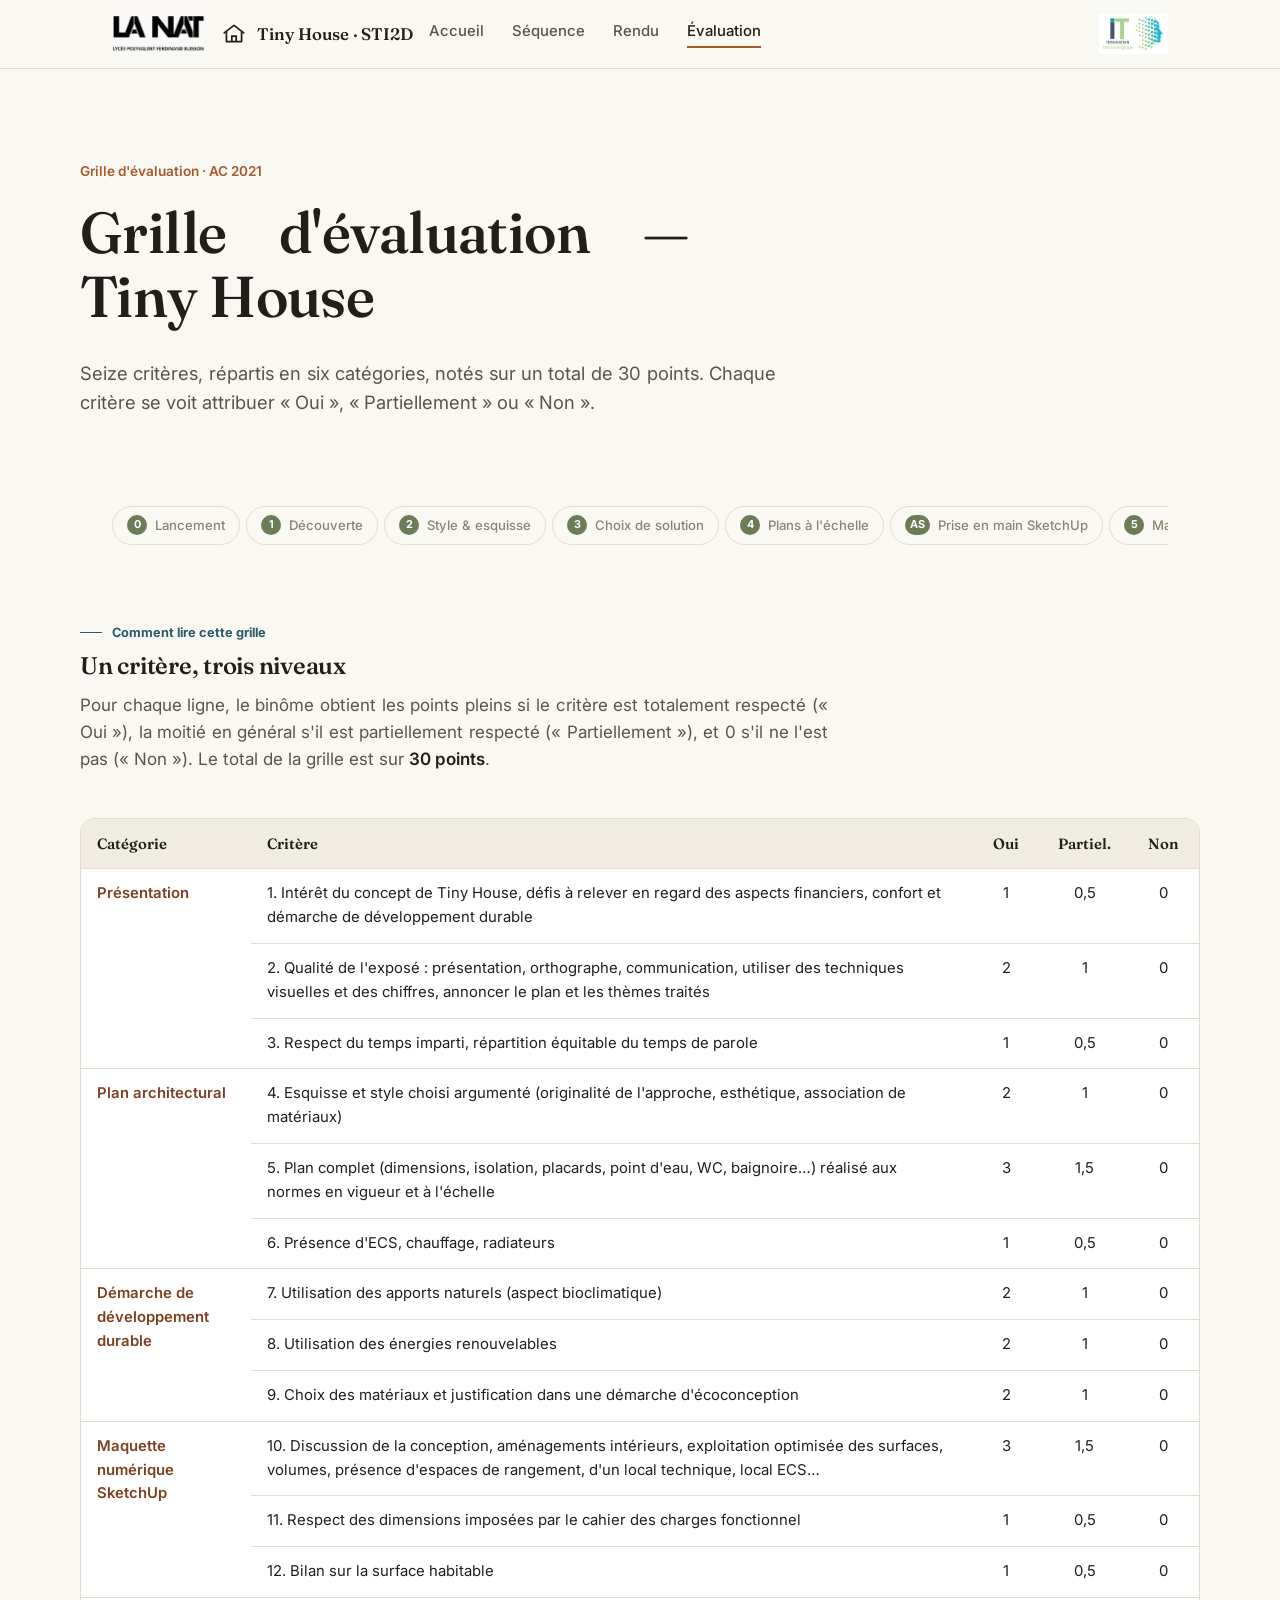
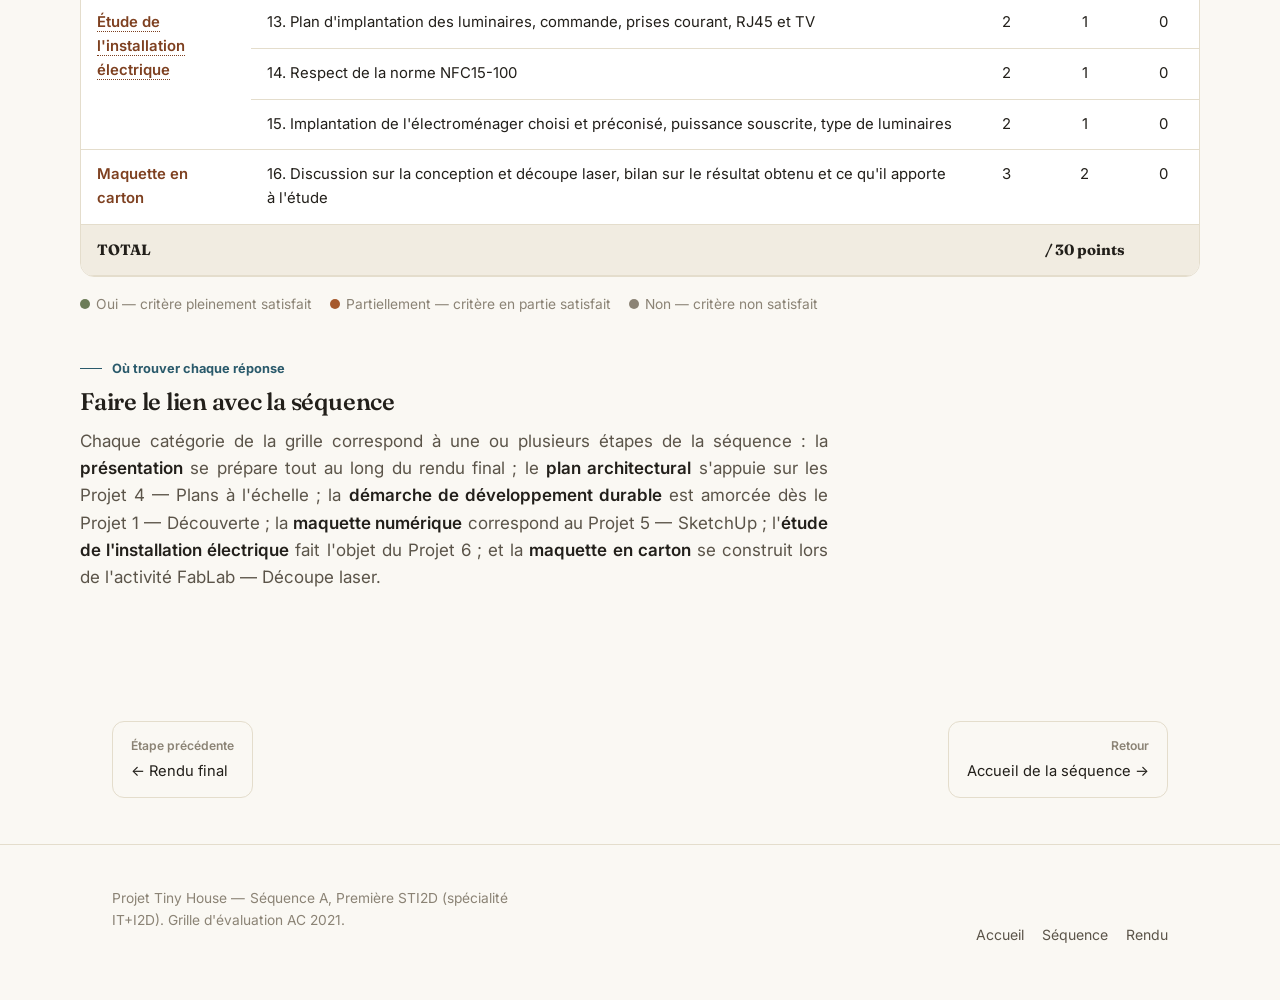
<file: pages-web/grille-evaluation.html>
<!DOCTYPE html>
<html lang="fr">
<head>
<meta charset="UTF-8">
<meta name="viewport" content="width=device-width, initial-scale=1.0">
<title>Grille d'évaluation | Tiny House STI2D</title>
<meta name="description" content="Grille d'évaluation complète du projet Tiny House — seize critères notés sur 30 points.">
<link rel="stylesheet" href="../css/style.css">
</head>
<body>
<a class="skip-link" href="#main">Aller au contenu</a>

<nav class="site-nav">
  <div class="container">
    <img src="../images/logo_lycee.png" alt="Logo du lycée" class="nav-logo nav-logo-left">

    <a href="../index.html" class="brand">
      <svg viewBox="0 0 24 24" fill="none"><path d="M3 11L12 4l9 7" stroke="currentColor" stroke-width="1.6" stroke-linecap="round" stroke-linejoin="round"/><path d="M5 10v9h14v-9" stroke="currentColor" stroke-width="1.6" stroke-linejoin="round"/><path d="M10 19v-5h4v5" stroke="currentColor" stroke-width="1.6"/></svg>
      Tiny House · STI2D
    </a>

    <button class="nav-toggle" aria-label="Ouvrir le menu" aria-expanded="false"><span></span></button>

    <ul class="nav-links">
      <li><a href="../index.html">Accueil</a></li>
      <li><a href="lancement.html">Séquence</a></li>
      <li><a href="rendu.html">Rendu</a></li>
      <li><a href="grille-evaluation.html" class="active">Évaluation</a></li>
    </ul>

    <img src="../images/logo-it.png" alt="Logo IT" class="nav-logo nav-logo-right">
  </div>
</nav>

<main id="main">
  <header class="hero container">
    <span class="hero-eyebrow">Grille d'évaluation · AC 2021</span>
    <h1>Grille d'évaluation — Tiny House</h1>
    <p class="lede">Seize critères, répartis en six catégories, notés sur un total de 30 points. Chaque critère se voit attribuer « Oui », « Partiellement » ou « Non ».</p>
  </header>

  <div class="container">
    <nav class="stepper" aria-label="Étapes de la séquence">
      <a class="step-pill done" href="lancement.html"><span class="n">0</span>Lancement</a>
      <a class="step-pill done" href="decouverte.html"><span class="n">1</span>Découverte</a>
      <a class="step-pill done" href="style-esquisse.html"><span class="n">2</span>Style &amp; esquisse</a>
      <a class="step-pill done" href="choix-solution.html"><span class="n">3</span>Choix de solution</a>
      <a class="step-pill done" href="plans-echelle.html"><span class="n">4</span>Plans à l'échelle</a>
      <a class="step-pill done" href="prise-en-main-sketchup.html"><span class="n">AS</span>Prise en main SketchUp</a>
      <a class="step-pill done" href="maquette-sketchup.html"><span class="n">5</span>Maquette SketchUp</a>
      <a class="step-pill done" href="etude-electrique.html"><span class="n">6</span>Étude électrique</a>
      <a class="step-pill done" href="decoupe-laser.html"><span class="n">7</span>FabLab</a>
      <a class="step-pill done" href="rendu.html"><span class="n">8</span>Rendu</a>
      <a class="step-pill current" href="grille-evaluation.html"><span class="n">★</span>Évaluation</a>
    </nav>
  </div>

  <section class="section container">

    <div class="content-block">
      <div class="kicker">Comment lire cette grille</div>
      <h2>Un critère, trois niveaux</h2>
      <p>Pour chaque ligne, le binôme obtient les points pleins si le critère est totalement respecté (« Oui »), la moitié en général s'il est partiellement respecté (« Partiellement »), et 0 s'il ne l'est pas (« Non »). Le total de la grille est sur <strong>30 points</strong>.</p>
    </div>

    <div class="table-wrap">
      <table class="grille">
        <thead>
          <tr>
            <th class="cat">Catégorie</th>
            <th>Critère</th>
            <th class="pts">Oui</th>
            <th class="pts">Partiel.</th>
            <th class="pts">Non</th>
          </tr>
        </thead>
        <tbody>
          <tr>
            <td class="cat" rowspan="3">Présentation</td>
            <td>1. Intérêt du concept de Tiny House, défis à relever en regard des aspects financiers, confort et démarche de développement durable</td>
            <td class="pts">1</td><td class="pts">0,5</td><td class="pts">0</td>
          </tr>
          <tr>
            <td>2. Qualité de l'exposé : présentation, orthographe, communication, utiliser des techniques visuelles et des chiffres, annoncer le plan et les thèmes traités</td>
            <td class="pts">2</td><td class="pts">1</td><td class="pts">0</td>
          </tr>
          <tr>
            <td>3. Respect du temps imparti, répartition équitable du temps de parole</td>
            <td class="pts">1</td><td class="pts">0,5</td><td class="pts">0</td>
          </tr>

          <tr>
            <td class="cat" rowspan="3">Plan architectural</td>
            <td>4. Esquisse et style choisi argumenté (originalité de l'approche, esthétique, association de matériaux)</td>
            <td class="pts">2</td><td class="pts">1</td><td class="pts">0</td>
          </tr>
          <tr>
            <td>5. Plan complet (dimensions, isolation, placards, point d'eau, WC, baignoire…) réalisé aux normes en vigueur et à l'échelle</td>
            <td class="pts">3</td><td class="pts">1,5</td><td class="pts">0</td>
          </tr>
          <tr>
            <td>6. Présence d'ECS, chauffage, radiateurs</td>
            <td class="pts">1</td><td class="pts">0,5</td><td class="pts">0</td>
          </tr>

          <tr>
            <td class="cat" rowspan="3">Démarche de développement durable</td>
            <td>7. Utilisation des apports naturels (aspect bioclimatique)</td>
            <td class="pts">2</td><td class="pts">1</td><td class="pts">0</td>
          </tr>
          <tr>
            <td>8. Utilisation des énergies renouvelables</td>
            <td class="pts">2</td><td class="pts">1</td><td class="pts">0</td>
          </tr>
          <tr>
            <td>9. Choix des matériaux et justification dans une démarche d'écoconception</td>
            <td class="pts">2</td><td class="pts">1</td><td class="pts">0</td>
          </tr>

          <tr>
            <td class="cat" rowspan="3">Maquette numérique SketchUp</td>
            <td>10. Discussion de la conception, aménagements intérieurs, exploitation optimisée des surfaces, volumes, présence d'espaces de rangement, d'un local technique, local ECS…</td>
            <td class="pts">3</td><td class="pts">1,5</td><td class="pts">0</td>
          </tr>
          <tr>
            <td>11. Respect des dimensions imposées par le cahier des charges fonctionnel</td>
            <td class="pts">1</td><td class="pts">0,5</td><td class="pts">0</td>
          </tr>
          <tr>
            <td>12. Bilan sur la surface habitable</td>
            <td class="pts">1</td><td class="pts">0,5</td><td class="pts">0</td>
          </tr>

          <tr>
            <td class="cat" rowspan="3"><a href="etude-electrique.html" style="color:inherit;border-bottom:1px dotted currentColor">Étude de l'installation électrique</a></td>
            <td>13. Plan d'implantation des luminaires, commande, prises courant, RJ45 et TV</td>
            <td class="pts">2</td><td class="pts">1</td><td class="pts">0</td>
          </tr>
          <tr>
            <td>14. Respect de la norme NFC15-100</td>
            <td class="pts">2</td><td class="pts">1</td><td class="pts">0</td>
          </tr>
          <tr>
            <td>15. Implantation de l'électroménager choisi et préconisé, puissance souscrite, type de luminaires</td>
            <td class="pts">2</td><td class="pts">1</td><td class="pts">0</td>
          </tr>

          <tr>
            <td class="cat">Maquette en carton</td>
            <td>16. Discussion sur la conception et découpe laser, bilan sur le résultat obtenu et ce qu'il apporte à l'étude</td>
            <td class="pts">3</td><td class="pts">2</td><td class="pts">0</td>
          </tr>

          <tr class="total">
            <td colspan="2">TOTAL</td>
            <td class="pts" colspan="3">/ 30 points</td>
          </tr>
        </tbody>
      </table>
    </div>

    <div class="grille-legend">
      <span><span class="legend-dot" style="background:var(--sage)"></span>Oui — critère pleinement satisfait</span>
      <span><span class="legend-dot" style="background:var(--wood)"></span>Partiellement — critère en partie satisfait</span>
      <span><span class="legend-dot" style="background:var(--ink-faint)"></span>Non — critère non satisfait</span>
    </div>

    <div class="content-block" style="margin-top:44px">
      <div class="kicker">Où trouver chaque réponse</div>
      <h2>Faire le lien avec la séquence</h2>
      <p>Chaque catégorie de la grille correspond à une ou plusieurs étapes de la séquence : la <strong>présentation</strong> se prépare tout au long du <a href="rendu.html">rendu final</a> ; le <strong>plan architectural</strong> s'appuie sur les <a href="plans-echelle.html">Projet 4 — Plans à l'échelle</a> ; la <strong>démarche de développement durable</strong> est amorcée dès le <a href="decouverte.html">Projet 1 — Découverte</a> ; la <strong>maquette numérique</strong> correspond au <a href="maquette-sketchup.html">Projet 5 — SketchUp</a> ; l'<strong>étude de l'installation électrique</strong> fait l'objet du <a href="etude-electrique.html">Projet 6</a> ; et la <strong>maquette en carton</strong> se construit lors de l'activité <a href="decoupe-laser.html">FabLab — Découpe laser</a>.</p>
    </div>

  </section>

  <div class="container">
    <nav class="page-nav">
      <a href="rendu.html"><span class="dir">Étape précédente</span>← Rendu final</a>
      <a class="to-right" href="../index.html"><span class="dir">Retour</span>Accueil de la séquence →</a>
    </nav>
  </div>
</main>

<footer class="site-footer">
  <div class="container footer-grid">
    <p class="footer-note">Projet Tiny House — Séquence A, Première STI2D (spécialité IT+I2D). Grille d'évaluation AC 2021.</p>
    <div class="footer-links">
      <a href="../index.html">Accueil</a>
      <a href="lancement.html">Séquence</a>
      <a href="rendu.html">Rendu</a>
    </div>
  </div>
</footer>

<script src="../js/main.js"></script>
</body>
</html>
</file>
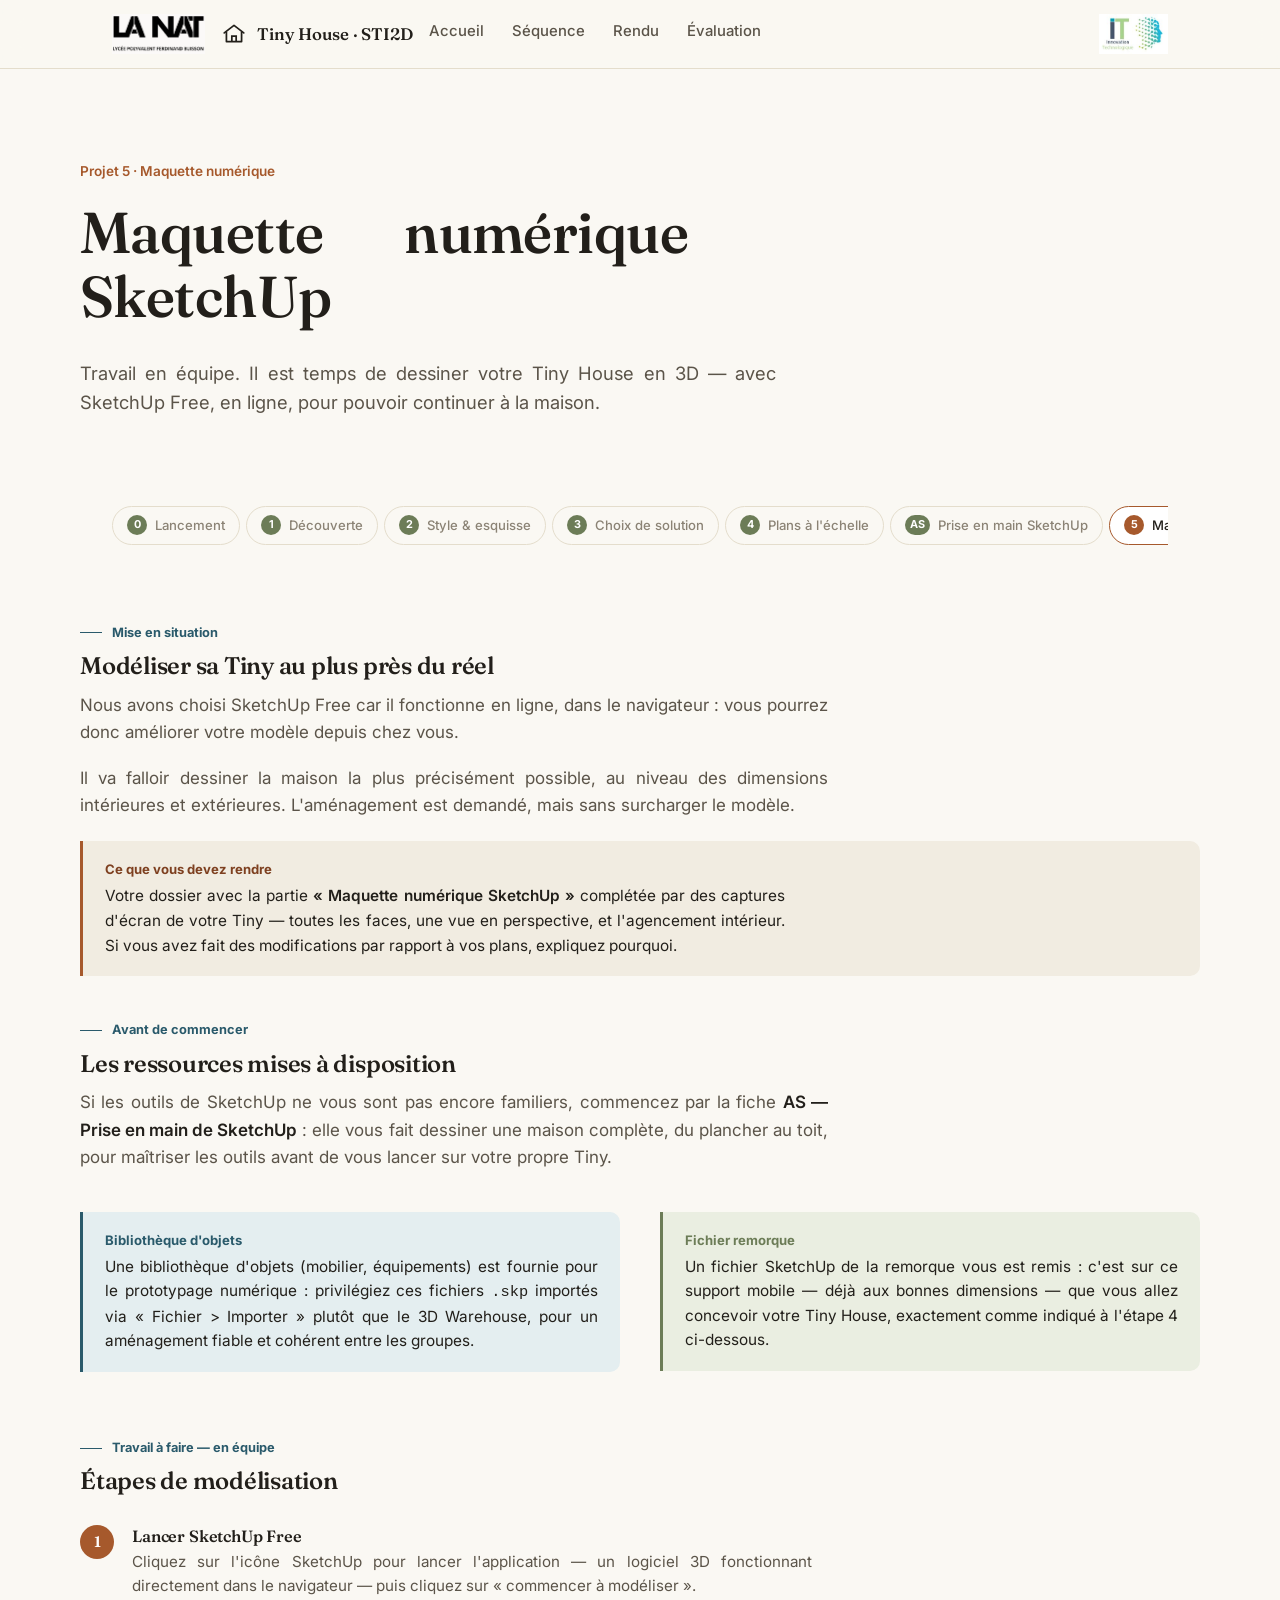
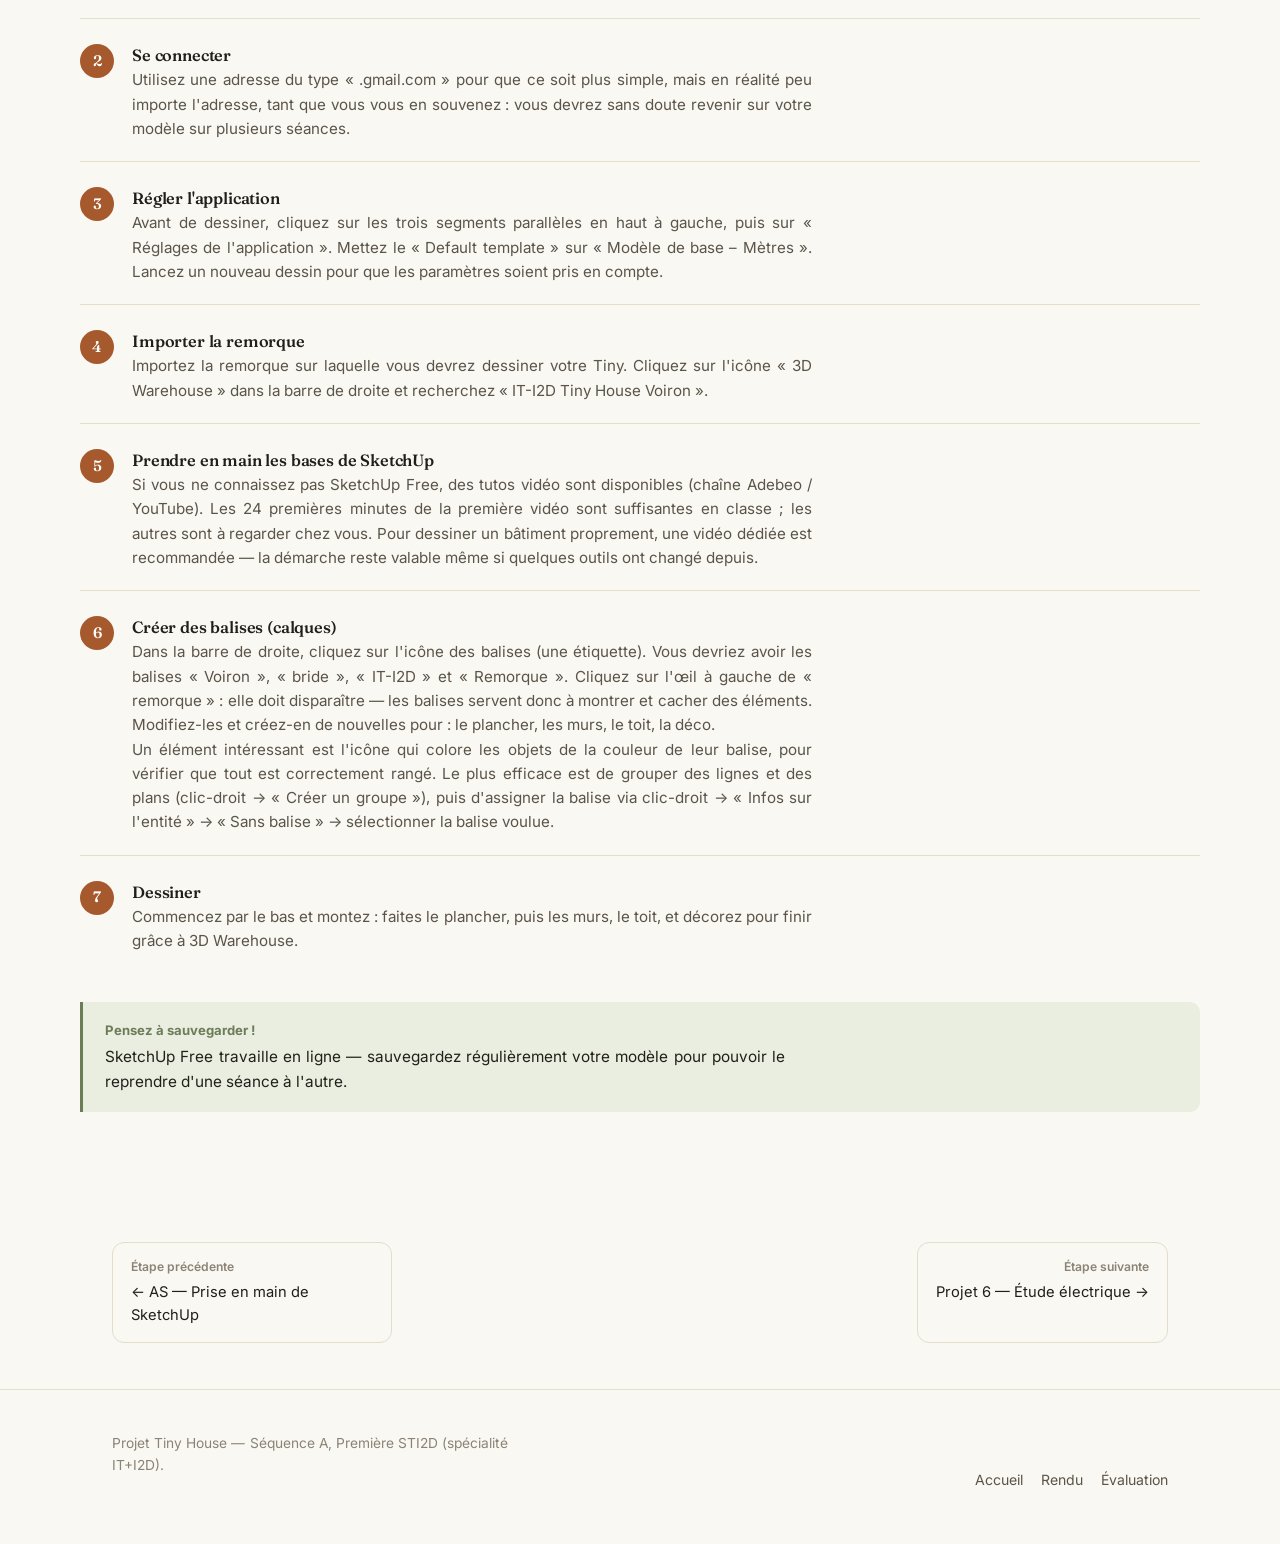
<file: pages-web/maquette-sketchup.html>
<!DOCTYPE html>
<html lang="fr">
<head>
<meta charset="UTF-8">
<meta name="viewport" content="width=device-width, initial-scale=1.0">
<title>Projet 5 — Maquette numérique SketchUp | Tiny House STI2D</title>
<meta name="description" content="Modéliser sa Tiny House en 3D sur SketchUp Free : réglages, balises, groupes et aménagement intérieur.">
<link rel="stylesheet" href="../css/style.css">
</head>
<body>
<a class="skip-link" href="#main">Aller au contenu</a>

<nav class="site-nav">
  <div class="container">
    <img src="../images/logo_lycee.png" alt="Logo du lycée" class="nav-logo nav-logo-left">

    <a href="../index.html" class="brand">
      <svg viewBox="0 0 24 24" fill="none"><path d="M3 11L12 4l9 7" stroke="currentColor" stroke-width="1.6" stroke-linecap="round" stroke-linejoin="round"/><path d="M5 10v9h14v-9" stroke="currentColor" stroke-width="1.6" stroke-linejoin="round"/><path d="M10 19v-5h4v5" stroke="currentColor" stroke-width="1.6"/></svg>
      Tiny House · STI2D
    </a>

    <button class="nav-toggle" aria-label="Ouvrir le menu" aria-expanded="false"><span></span></button>

    <ul class="nav-links">
      <li><a href="../index.html">Accueil</a></li>
      <li><a href="lancement.html">Séquence</a></li>
      <li><a href="rendu.html">Rendu</a></li>
      <li><a href="grille-evaluation.html">Évaluation</a></li>
    </ul>

    <img src="../images/logo-it.png" alt="Logo IT" class="nav-logo nav-logo-right">
  </div>
</nav>

<main id="main">
  <header class="hero container">
    <span class="hero-eyebrow">Projet 5 · Maquette numérique</span>
    <h1>Maquette numérique SketchUp</h1>
    <p class="lede">Travail en équipe. Il est temps de dessiner votre Tiny House en 3D — avec SketchUp Free, en ligne, pour pouvoir continuer à la maison.</p>
  </header>

  <div class="container">
    <nav class="stepper" aria-label="Étapes de la séquence">
      <a class="step-pill done" href="lancement.html"><span class="n">0</span>Lancement</a>
      <a class="step-pill done" href="decouverte.html"><span class="n">1</span>Découverte</a>
      <a class="step-pill done" href="style-esquisse.html"><span class="n">2</span>Style &amp; esquisse</a>
      <a class="step-pill done" href="choix-solution.html"><span class="n">3</span>Choix de solution</a>
      <a class="step-pill done" href="plans-echelle.html"><span class="n">4</span>Plans à l'échelle</a>
      <a class="step-pill done" href="prise-en-main-sketchup.html"><span class="n">AS</span>Prise en main SketchUp</a>
      <a class="step-pill current" href="maquette-sketchup.html"><span class="n">5</span>Maquette SketchUp</a>
      <a class="step-pill" href="etude-electrique.html"><span class="n">6</span>Étude électrique</a>
      <a class="step-pill" href="decoupe-laser.html"><span class="n">7</span>FabLab</a>
      <a class="step-pill" href="rendu.html"><span class="n">8</span>Rendu</a>
      <a class="step-pill" href="grille-evaluation.html"><span class="n">★</span>Évaluation</a>
    </nav>
  </div>

  <section class="section container">

    <div class="content-block">
      <div class="kicker">Mise en situation</div>
      <h2>Modéliser sa Tiny au plus près du réel</h2>
      <p>Nous avons choisi SketchUp Free car il fonctionne en ligne, dans le navigateur : vous pourrez donc améliorer votre modèle depuis chez vous.</p>
      <p>Il va falloir dessiner la maison la plus précisément possible, au niveau des dimensions intérieures et extérieures. L'aménagement est demandé, mais sans surcharger le modèle.</p>
      <div class="callout">
        <span class="callout-label">Ce que vous devez rendre</span>
        <p>Votre dossier avec la partie <strong>« Maquette numérique SketchUp »</strong> complétée par des captures d'écran de votre Tiny — toutes les faces, une vue en perspective, et l'agencement intérieur. Si vous avez fait des modifications par rapport à vos plans, expliquez pourquoi.</p>
      </div>
    </div>

    <div class="content-block">
      <div class="kicker">Avant de commencer</div>
      <h2>Les ressources mises à disposition</h2>
      <p>Si les outils de SketchUp ne vous sont pas encore familiers, commencez par la fiche <a href="prise-en-main-sketchup.html"><strong>AS — Prise en main de SketchUp</strong></a> : elle vous fait dessiner une maison complète, du plancher au toit, pour maîtriser les outils avant de vous lancer sur votre propre Tiny.</p>
      <div class="two-col">
        <div class="callout callout-blueprint">
          <span class="callout-label">Bibliothèque d'objets</span>
          <p>Une bibliothèque d'objets (mobilier, équipements) est fournie pour le prototypage numérique : privilégiez ces fichiers <code>.skp</code> importés via « Fichier &gt; Importer » plutôt que le 3D Warehouse, pour un aménagement fiable et cohérent entre les groupes.</p>
        </div>
        <div class="callout callout-sage">
          <span class="callout-label">Fichier remorque</span>
          <p>Un fichier SketchUp de la remorque vous est remis : c'est sur ce support mobile — déjà aux bonnes dimensions — que vous allez concevoir votre Tiny House, exactement comme indiqué à l'étape 4 ci-dessous.</p>
        </div>
      </div>
    </div>

    <div class="content-block">
      <div class="kicker">Travail à faire — en équipe</div>
      <h2>Étapes de modélisation</h2>
      <ol class="proc-list">
        <li>
          <h4>Lancer SketchUp Free</h4>
          <p>Cliquez sur l'icône SketchUp pour lancer l'application — un logiciel 3D fonctionnant directement dans le navigateur — puis cliquez sur « commencer à modéliser ».</p>
        </li>
        <li>
          <h4>Se connecter</h4>
          <p>Utilisez une adresse du type « .gmail.com » pour que ce soit plus simple, mais en réalité peu importe l'adresse, tant que vous vous en souvenez : vous devrez sans doute revenir sur votre modèle sur plusieurs séances.</p>
        </li>
        <li>
          <h4>Régler l'application</h4>
          <p>Avant de dessiner, cliquez sur les trois segments parallèles en haut à gauche, puis sur « Réglages de l'application ». Mettez le « Default template » sur « Modèle de base – Mètres ». Lancez un nouveau dessin pour que les paramètres soient pris en compte.</p>
        </li>
        <li>
          <h4>Importer la remorque</h4>
          <p>Importez la remorque sur laquelle vous devrez dessiner votre Tiny. Cliquez sur l'icône « 3D Warehouse » dans la barre de droite et recherchez « IT-I2D Tiny House Voiron ».</p>
        </li>
        <li>
          <h4>Prendre en main les bases de SketchUp</h4>
          <p>Si vous ne connaissez pas SketchUp Free, des tutos vidéo sont disponibles (chaîne Adebeo / YouTube). Les 24 premières minutes de la première vidéo sont suffisantes en classe ; les autres sont à regarder chez vous. Pour dessiner un bâtiment proprement, une vidéo dédiée est recommandée — la démarche reste valable même si quelques outils ont changé depuis.</p>
        </li>
        <li>
          <h4>Créer des balises (calques)</h4>
          <p>Dans la barre de droite, cliquez sur l'icône des balises (une étiquette). Vous devriez avoir les balises « Voiron », « bride », « IT-I2D » et « Remorque ». Cliquez sur l'œil à gauche de « remorque » : elle doit disparaître — les balises servent donc à montrer et cacher des éléments. Modifiez-les et créez-en de nouvelles pour : le plancher, les murs, le toit, la déco.</p>
          <p>Un élément intéressant est l'icône qui colore les objets de la couleur de leur balise, pour vérifier que tout est correctement rangé. Le plus efficace est de grouper des lignes et des plans (clic-droit → « Créer un groupe »), puis d'assigner la balise via clic-droit → « Infos sur l'entité » → « Sans balise » → sélectionner la balise voulue.</p>
        </li>
        <li>
          <h4>Dessiner</h4>
          <p>Commencez par le bas et montez : faites le plancher, puis les murs, le toit, et décorez pour finir grâce à 3D Warehouse.</p>
        </li>
      </ol>
      <div class="callout callout-sage" style="margin-top:22px">
        <span class="callout-label">Pensez à sauvegarder !</span>
        <p>SketchUp Free travaille en ligne — sauvegardez régulièrement votre modèle pour pouvoir le reprendre d'une séance à l'autre.</p>
      </div>
    </div>

  </section>

  <div class="container">
    <nav class="page-nav">
      <a href="prise-en-main-sketchup.html"><span class="dir">Étape précédente</span>← AS — Prise en main de SketchUp</a>
      <a class="to-right" href="etude-electrique.html"><span class="dir">Étape suivante</span>Projet 6 — Étude électrique →</a>
    </nav>
  </div>
</main>

<footer class="site-footer">
  <div class="container footer-grid">
    <p class="footer-note">Projet Tiny House — Séquence A, Première STI2D (spécialité IT+I2D).</p>
    <div class="footer-links">
      <a href="../index.html">Accueil</a>
      <a href="rendu.html">Rendu</a>
      <a href="grille-evaluation.html">Évaluation</a>
    </div>
  </div>
</footer>

<script src="../js/main.js"></script>
</body>
</html>
</file>
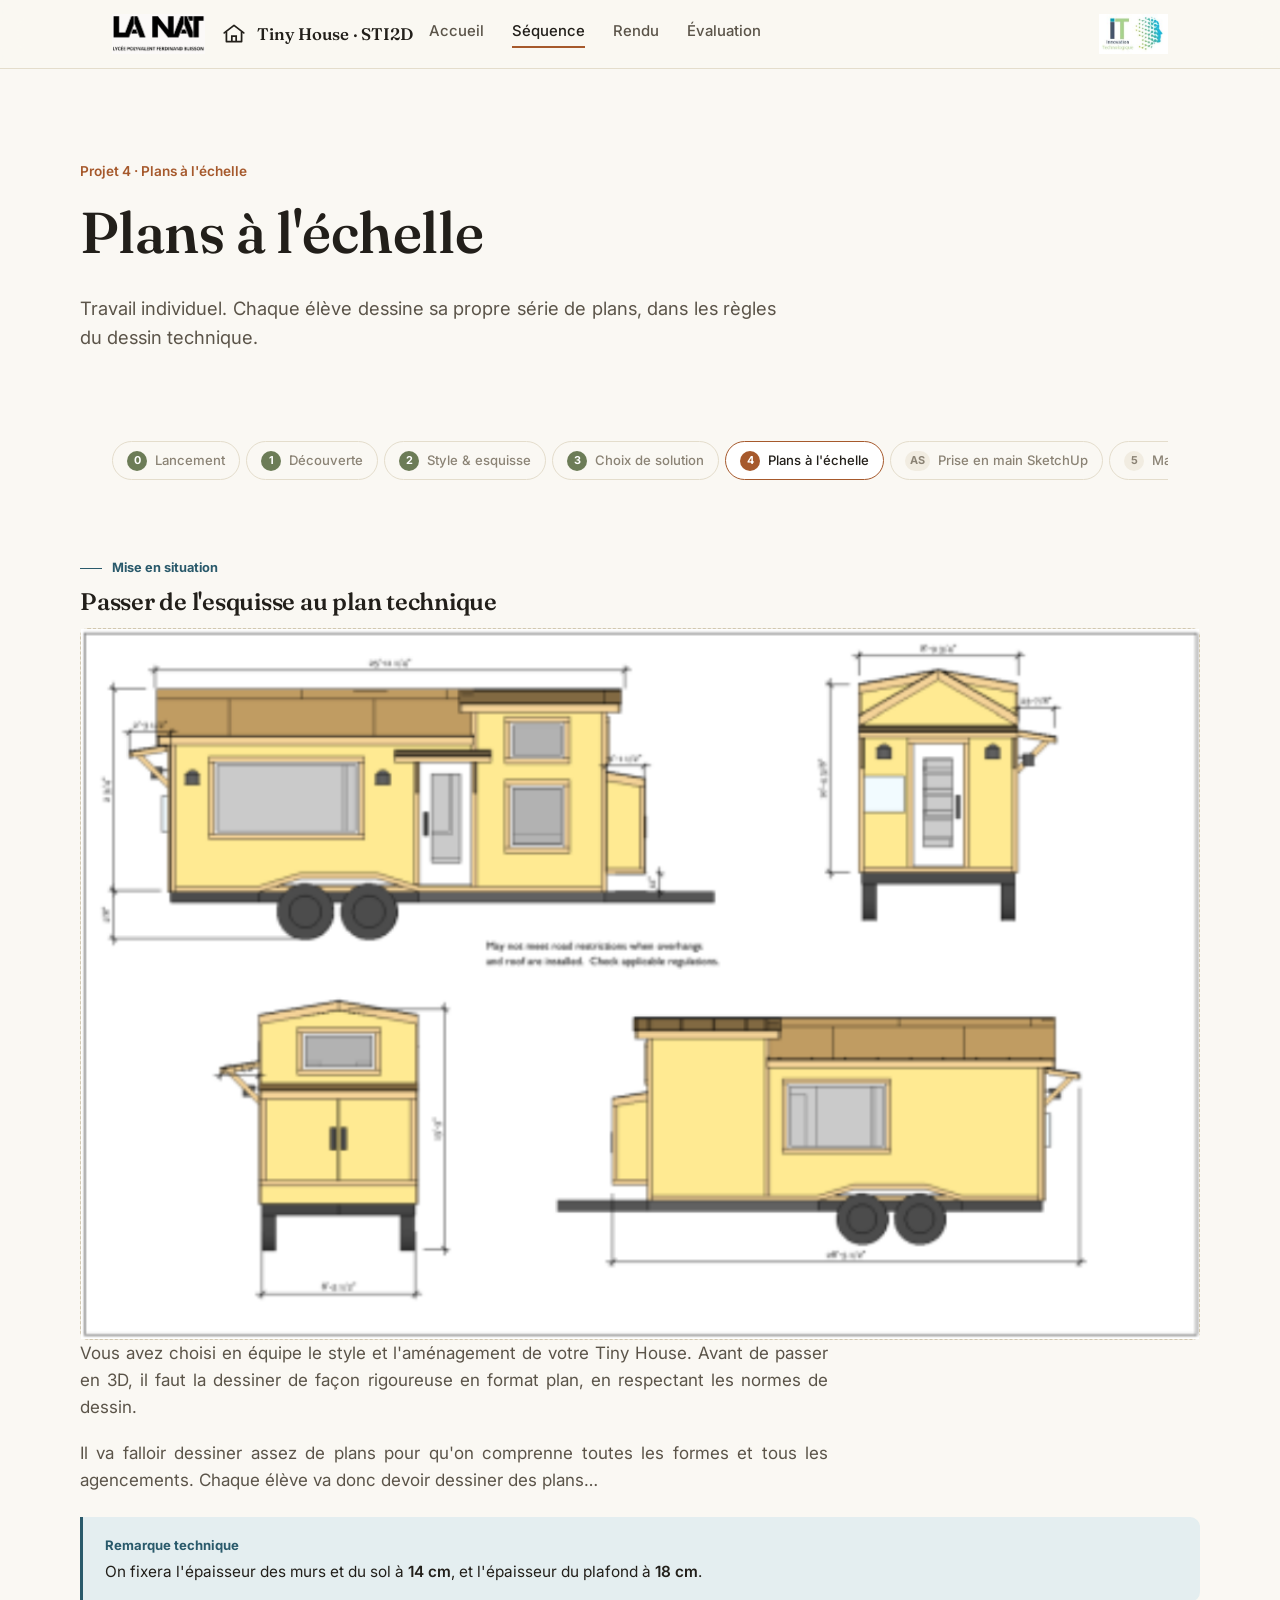
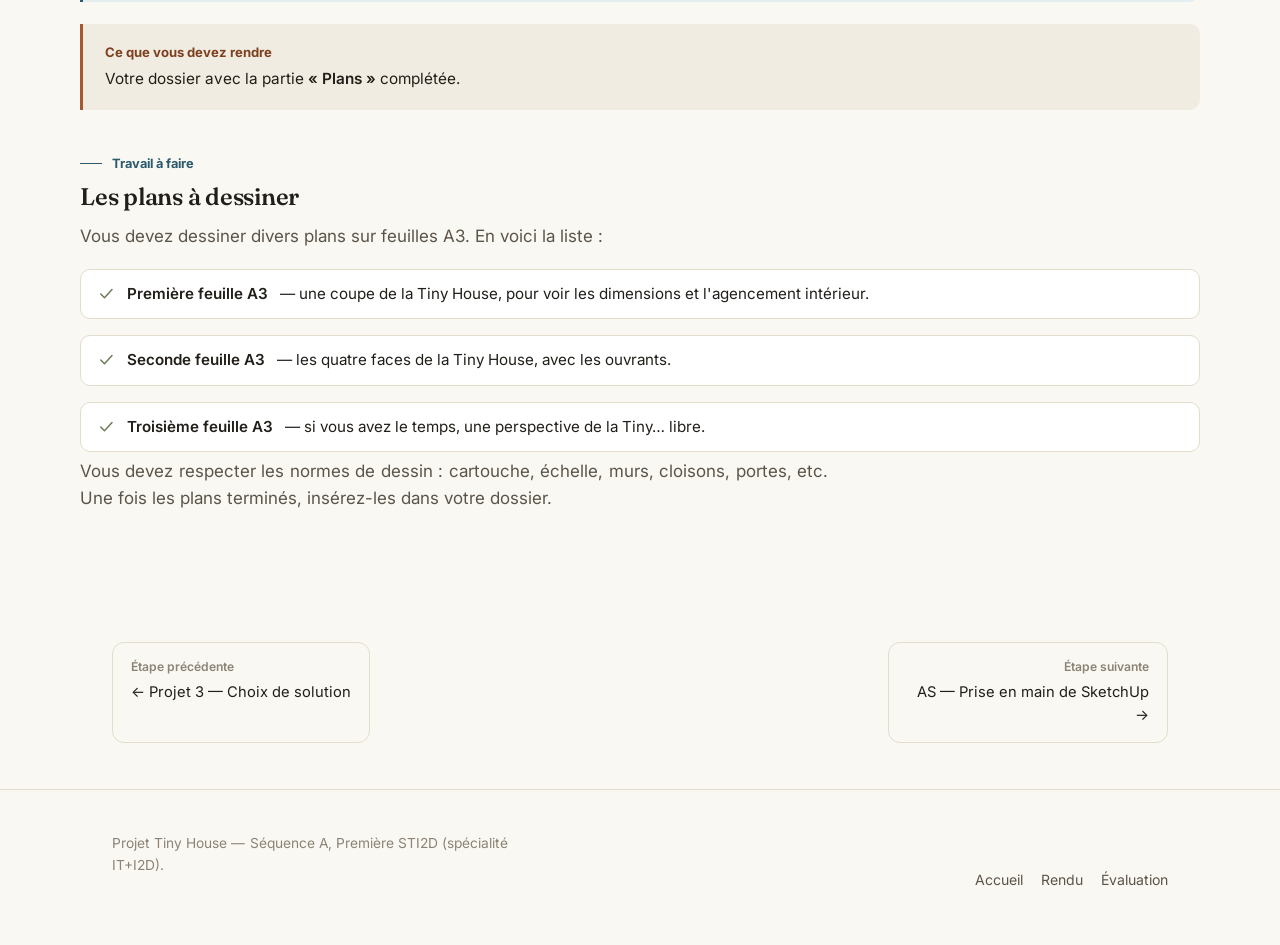
<file: pages-web/plans-echelle.html>
<!DOCTYPE html>
<html lang="fr">
<head>
<meta charset="UTF-8">
<meta name="viewport" content="width=device-width, initial-scale=1.0">
<title>Projet 4 — Plans à l'échelle | Tiny House STI2D</title>
<meta name="description" content="Dessiner les plans à l'échelle de la Tiny House : coupe, façades et perspective sur feuilles A3.">
<link rel="stylesheet" href="../css/style.css">
</head>
<body>
<a class="skip-link" href="#main">Aller au contenu</a>

<nav class="site-nav">
  <div class="container">
    <img src="../images/logo_lycee.png" alt="Logo du lycée" class="nav-logo nav-logo-left">

    <a href="../index.html" class="brand">
      <svg viewBox="0 0 24 24" fill="none"><path d="M3 11L12 4l9 7" stroke="currentColor" stroke-width="1.6" stroke-linecap="round" stroke-linejoin="round"/><path d="M5 10v9h14v-9" stroke="currentColor" stroke-width="1.6" stroke-linejoin="round"/><path d="M10 19v-5h4v5" stroke="currentColor" stroke-width="1.6"/></svg>
      Tiny House · STI2D
    </a>

    <button class="nav-toggle" aria-label="Ouvrir le menu" aria-expanded="false"><span></span></button>

    <ul class="nav-links">
      <li><a href="../index.html">Accueil</a></li>
      <li><a href="lancement.html" class="active">Séquence</a></li>
      <li><a href="rendu.html">Rendu</a></li>
      <li><a href="grille-evaluation.html">Évaluation</a></li>
    </ul>

    <img src="../images/logo-it.png" alt="Logo IT" class="nav-logo nav-logo-right">
  </div>
</nav>

<main id="main">
  <header class="hero container">
    <span class="hero-eyebrow">Projet 4 · Plans à l'échelle</span>
    <h1>Plans à l'échelle</h1>
    <p class="lede">Travail individuel. Chaque élève dessine sa propre série de plans, dans les règles du dessin technique.</p>
  </header>

  <div class="container">
    <nav class="stepper" aria-label="Étapes de la séquence">
      <a class="step-pill done" href="lancement.html"><span class="n">0</span>Lancement</a>
      <a class="step-pill done" href="decouverte.html"><span class="n">1</span>Découverte</a>
      <a class="step-pill done" href="style-esquisse.html"><span class="n">2</span>Style &amp; esquisse</a>
      <a class="step-pill done" href="choix-solution.html"><span class="n">3</span>Choix de solution</a>
      <a class="step-pill current" href="plans-echelle.html"><span class="n">4</span>Plans à l'échelle</a>
      <a class="step-pill" href="prise-en-main-sketchup.html"><span class="n">AS</span>Prise en main SketchUp</a>
      <a class="step-pill" href="maquette-sketchup.html"><span class="n">5</span>Maquette SketchUp</a>
      <a class="step-pill" href="decoupe-laser.html"><span class="n">6</span>FabLab</a>
      <a class="step-pill" href="rendu.html"><span class="n">7</span>Rendu</a>
      <a class="step-pill" href="grille-evaluation.html"><span class="n">★</span>Évaluation</a>
    </nav>
  </div>

  <section class="section container">

    <div class="content-block">
      <div class="kicker">Mise en situation</div>
      <h2>Passer de l'esquisse au plan technique</h2>
    <div class="answer-box">
      <img src="../images/plans-tiny-house.png" alt="Plans de la Tiny House." class="answer-image">
    </div>
      <p>Vous avez choisi en équipe le style et l'aménagement de votre Tiny House. Avant de passer en 3D, il faut la dessiner de façon rigoureuse en format plan, en respectant les normes de dessin.</p>
      <p>Il va falloir dessiner assez de plans pour qu'on comprenne toutes les formes et tous les agencements. Chaque élève va donc devoir dessiner des plans…</p>
      <div class="callout callout-blueprint">
        <span class="callout-label">Remarque technique</span>
        <p>On fixera l'épaisseur des murs et du sol à <strong>14 cm</strong>, et l'épaisseur du plafond à <strong>18 cm</strong>.</p>
      </div>
      <div class="callout">
        <span class="callout-label">Ce que vous devez rendre</span>
        <p>Votre dossier avec la partie <strong>« Plans »</strong> complétée.</p>
      </div>
    </div>

    <div class="content-block">
      <div class="kicker">Travail à faire</div>
      <h2>Les plans à dessiner</h2>
      <p>Vous devez dessiner divers plans sur feuilles A3. En voici la liste :</p>
      <ul class="deliverables">
        <li><svg viewBox="0 0 24 24" fill="none"><path d="M5 12l5 5L20 6" stroke="currentColor" stroke-width="2" stroke-linecap="round" stroke-linejoin="round"/></svg><strong>Première feuille A3</strong> — une coupe de la Tiny House, pour voir les dimensions et l'agencement intérieur.</li>
        <li><svg viewBox="0 0 24 24" fill="none"><path d="M5 12l5 5L20 6" stroke="currentColor" stroke-width="2" stroke-linecap="round" stroke-linejoin="round"/></svg><strong>Seconde feuille A3</strong> — les quatre faces de la Tiny House, avec les ouvrants.</li>
        <li><svg viewBox="0 0 24 24" fill="none"><path d="M5 12l5 5L20 6" stroke="currentColor" stroke-width="2" stroke-linecap="round" stroke-linejoin="round"/></svg><strong>Troisième feuille A3</strong> — si vous avez le temps, une perspective de la Tiny… libre.</li>
      </ul>
      <p>Vous devez respecter les normes de dessin : cartouche, échelle, murs, cloisons, portes, etc. Une fois les plans terminés, insérez-les dans votre dossier.</p>
    </div>

  </section>

  <div class="container">
    <nav class="page-nav">
      <a href="choix-solution.html"><span class="dir">Étape précédente</span>← Projet 3 — Choix de solution</a>
      <a class="to-right" href="prise-en-main-sketchup.html"><span class="dir">Étape suivante</span>AS — Prise en main de SketchUp →</a>
    </nav>
  </div>
</main>

<footer class="site-footer">
  <div class="container footer-grid">
    <p class="footer-note">Projet Tiny House — Séquence A, Première STI2D (spécialité IT+I2D).</p>
    <div class="footer-links">
      <a href="../index.html">Accueil</a>
      <a href="rendu.html">Rendu</a>
      <a href="grille-evaluation.html">Évaluation</a>
    </div>
  </div>
</footer>

<script src="../js/main.js"></script>
</body>
</html>
</file>
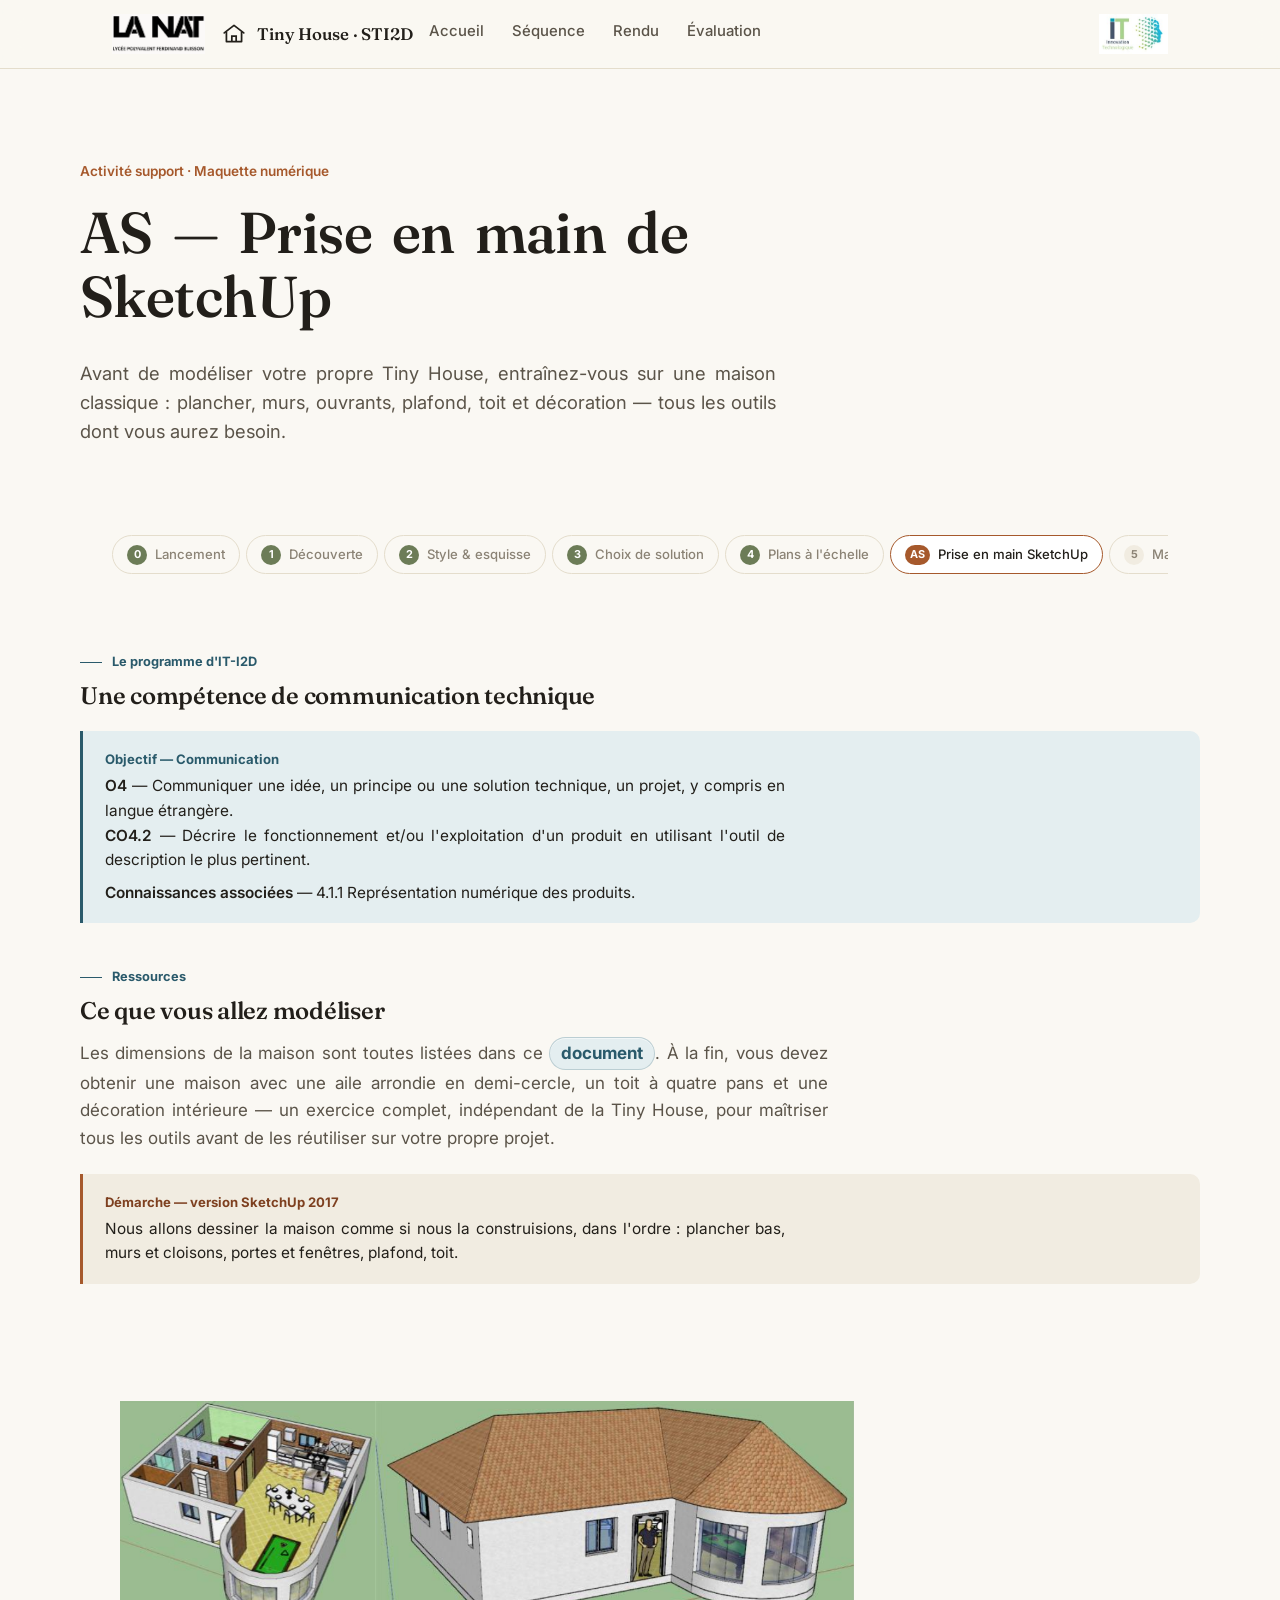
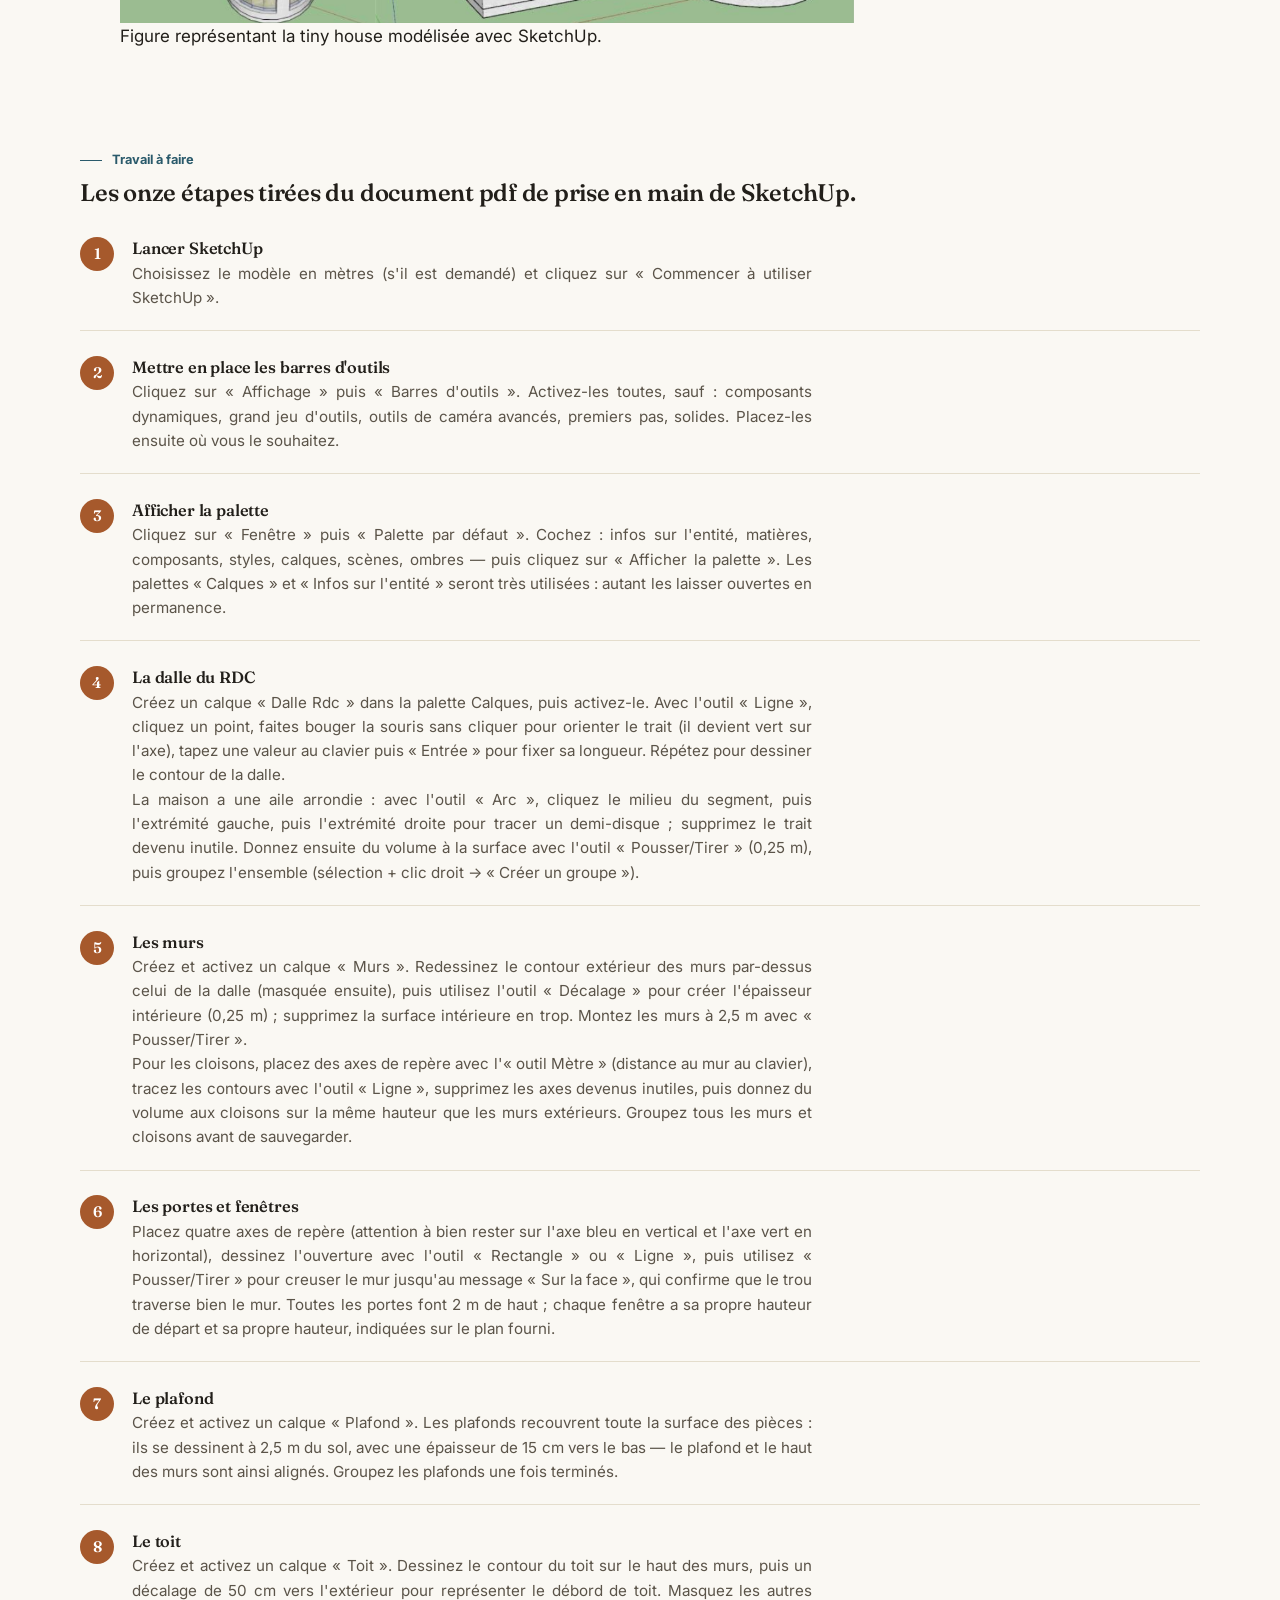
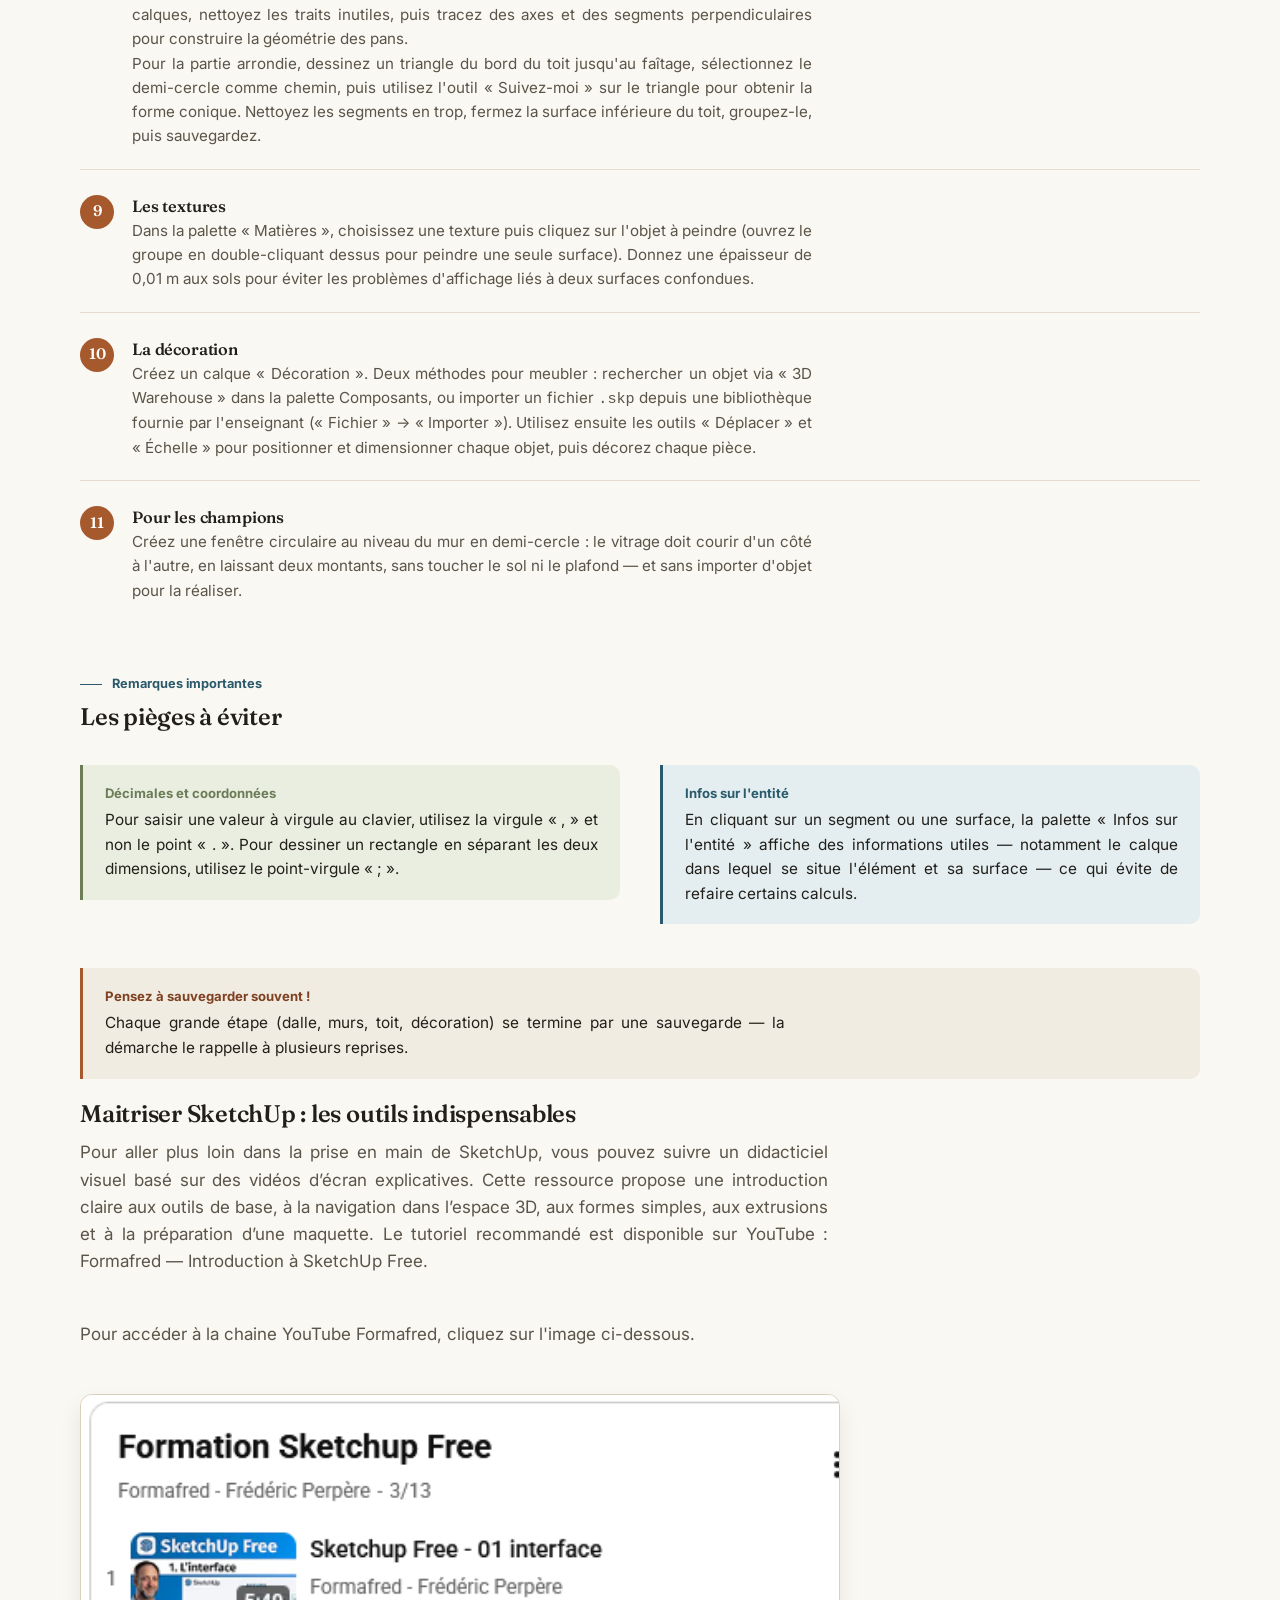
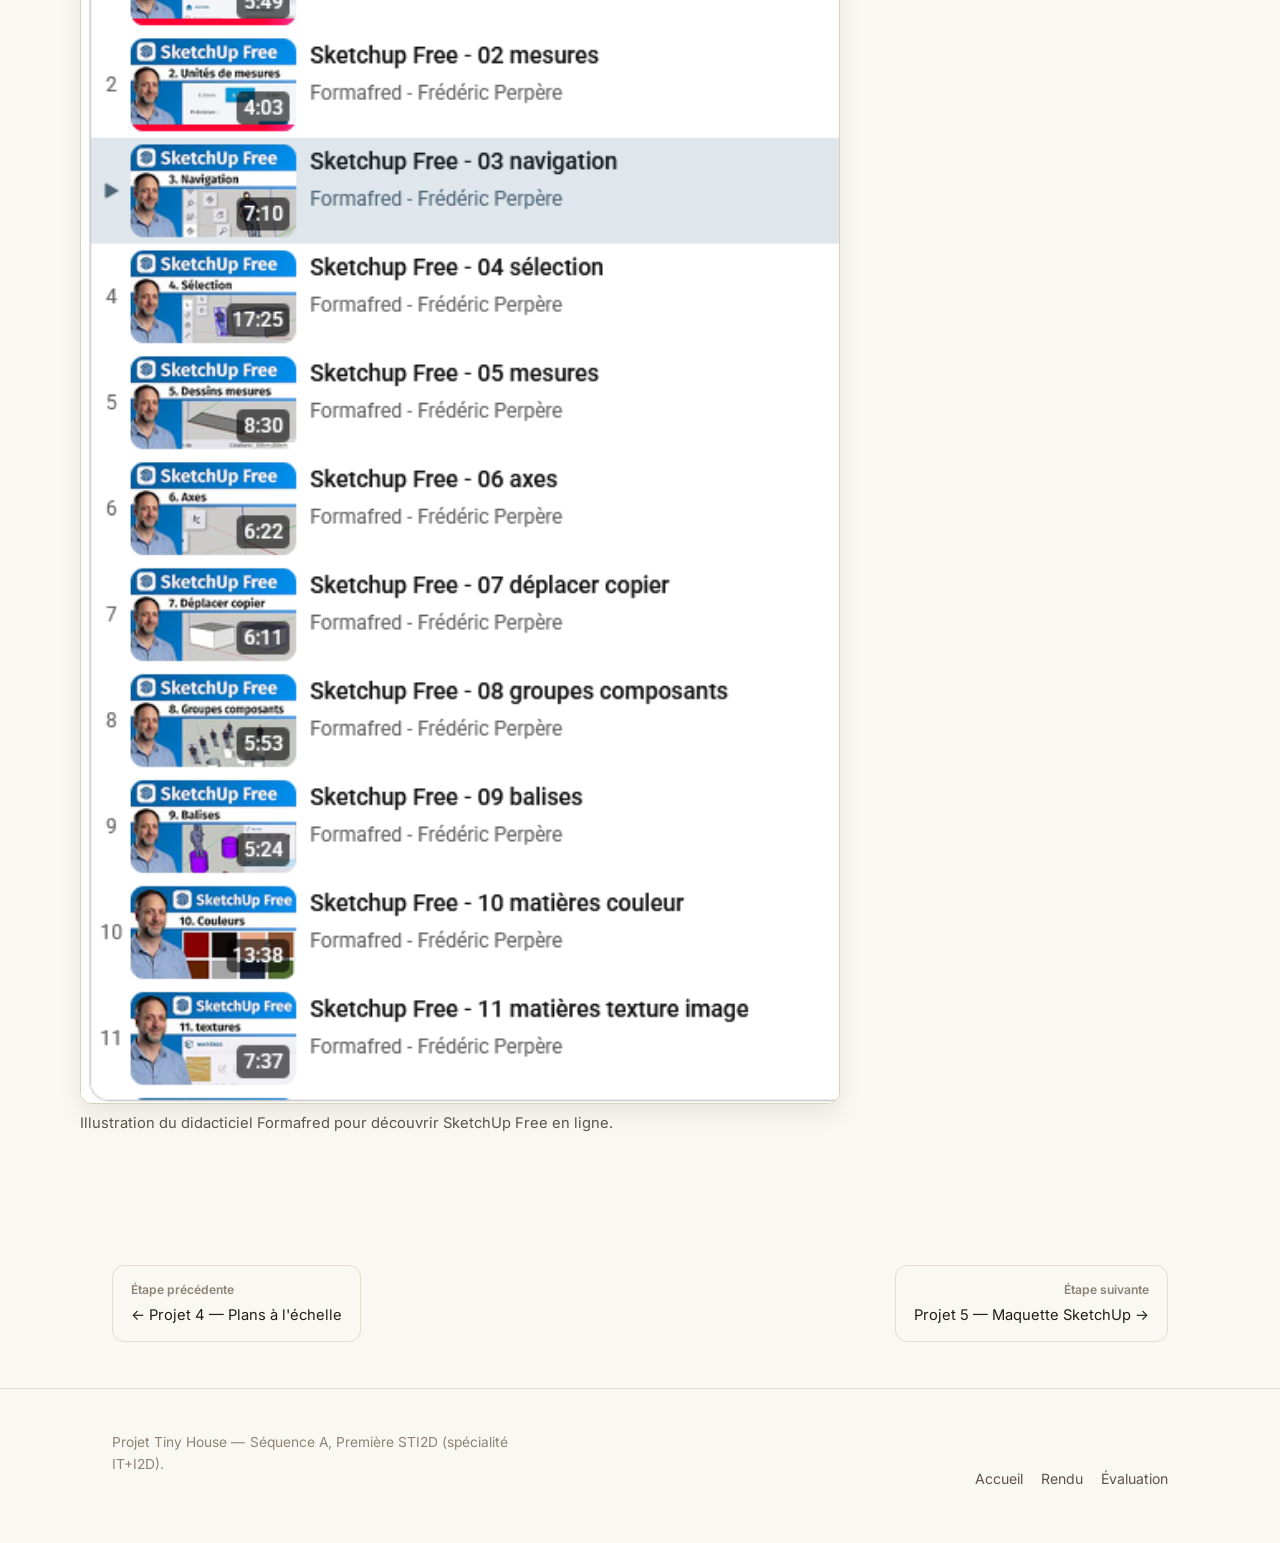
<file: pages-web/prise-en-main-sketchup.html>
<!DOCTYPE html>
<html lang="fr">
<head>
<meta charset="UTF-8">
<meta name="viewport" content="width=device-width, initial-scale=1.0">
<title>AS — Prise en main de SketchUp | Tiny House STI2D</title>
<meta name="description" content="Tutoriel pas à pas pour prendre en main SketchUp avant de modéliser la Tiny House : plancher, murs, ouvrants, plafond, toit et décoration.">
<link rel="stylesheet" href="../css/style.css">
</head>
<body>
<a class="skip-link" href="#main">Aller au contenu</a>

<nav class="site-nav">
  <div class="container">
    <img src="../images/logo_lycee.png" alt="Logo du lycée" class="nav-logo nav-logo-left">

    <a href="../index.html" class="brand">
      <svg viewBox="0 0 24 24" fill="none"><path d="M3 11L12 4l9 7" stroke="currentColor" stroke-width="1.6" stroke-linecap="round" stroke-linejoin="round"/><path d="M5 10v9h14v-9" stroke="currentColor" stroke-width="1.6" stroke-linejoin="round"/><path d="M10 19v-5h4v5" stroke="currentColor" stroke-width="1.6"/></svg>
      Tiny House · STI2D
    </a>

    <button class="nav-toggle" aria-label="Ouvrir le menu" aria-expanded="false"><span></span></button>

    <ul class="nav-links">
      <li><a href="../index.html">Accueil</a></li>
      <li><a href="lancement.html">Séquence</a></li>
      <li><a href="rendu.html">Rendu</a></li>
      <li><a href="grille-evaluation.html">Évaluation</a></li>
    </ul>

    <img src="../images/logo-it.png" alt="Logo IT" class="nav-logo nav-logo-right">
  </div>
</nav>

<main id="main">
  <header class="hero container">
    <span class="hero-eyebrow">Activité support · Maquette numérique</span>
    <h1>AS — Prise en main de SketchUp</h1>
    <p class="lede">Avant de modéliser votre propre Tiny House, entraînez-vous sur une maison classique : plancher, murs, ouvrants, plafond, toit et décoration — tous les outils dont vous aurez besoin.</p>
  </header>

  <div class="container">
    <nav class="stepper" aria-label="Étapes de la séquence">
      <a class="step-pill done" href="lancement.html"><span class="n">0</span>Lancement</a>
      <a class="step-pill done" href="decouverte.html"><span class="n">1</span>Découverte</a>
      <a class="step-pill done" href="style-esquisse.html"><span class="n">2</span>Style &amp; esquisse</a>
      <a class="step-pill done" href="choix-solution.html"><span class="n">3</span>Choix de solution</a>
      <a class="step-pill done" href="plans-echelle.html"><span class="n">4</span>Plans à l'échelle</a>
      <a class="step-pill current" href="prise-en-main-sketchup.html"><span class="n">AS</span>Prise en main SketchUp</a>
      <a class="step-pill" href="maquette-sketchup.html"><span class="n">5</span>Maquette SketchUp</a>
      <a class="step-pill" href="decoupe-laser.html"><span class="n">6</span>FabLab</a>
      <a class="step-pill" href="rendu.html"><span class="n">7</span>Rendu</a>
      <a class="step-pill" href="grille-evaluation.html"><span class="n">★</span>Évaluation</a>
    </nav>
  </div>

  <section class="section container">

    <div class="content-block">
      <div class="kicker">Le programme d'IT-I2D</div>
      <h2>Une compétence de communication technique</h2>
      <div class="callout callout-blueprint">
        <span class="callout-label">Objectif — Communication</span>
        <p><strong>O4</strong> — Communiquer une idée, un principe ou une solution technique, un projet, y compris en langue étrangère.<br>
        <strong>CO4.2</strong> — Décrire le fonctionnement et/ou l'exploitation d'un produit en utilisant l'outil de description le plus pertinent.</p>
        <p style="margin-top:8px"><strong>Connaissances associées</strong> — 4.1.1 Représentation numérique des produits.</p>
      </div>
    </div>

    <div class="content-block">
      <div class="kicker">Ressources</div>
      <h2>Ce que vous allez modéliser</h2>
      <p>Les dimensions de la maison sont toutes listées dans ce <a class="pdf-link" href="../documents/Prise-en-main-de-Sketchup.pdf" target="_blank" rel="noopener noreferrer">document</a>. À la fin, vous devez obtenir une maison avec une aile arrondie en demi-cercle, un toit à quatre pans et une décoration intérieure — un exercice complet, indépendant de la Tiny House, pour maîtriser tous les outils avant de les réutiliser sur votre propre projet.</p>
      <div class="callout">
        <span class="callout-label">Démarche — version SketchUp 2017</span>
        <p>Nous allons dessiner la maison comme si nous la construisions, dans l'ordre : plancher bas, murs et cloisons, portes et fenêtres, plafond, toit.</p>
      </div>
    </div>

  <section class="section container">
    <div class="content-block" style="max-width:74ch">
      <figure>
        <img src="../images/prise-en-main-sketchup.PNG" alt="Prise en main de SketchUp." width="800" height="auto">
        <figcaption>Figure représentant la tiny house modélisée avec SketchUp.</figcaption>
      </figure>
    </div>
  </section>    

    <div class="content-block">
      <div class="kicker">Travail à faire</div>
      <h2>Les onze étapes tirées du document pdf de prise en main de SketchUp.</h2>
      <ol class="proc-list">
        <li>
          <h4>Lancer SketchUp</h4>
          <p>Choisissez le modèle en mètres (s'il est demandé) et cliquez sur « Commencer à utiliser SketchUp ».</p>
        </li>
        <li>
          <h4>Mettre en place les barres d'outils</h4>
          <p>Cliquez sur « Affichage » puis « Barres d'outils ». Activez-les toutes, sauf : composants dynamiques, grand jeu d'outils, outils de caméra avancés, premiers pas, solides. Placez-les ensuite où vous le souhaitez.</p>
        </li>
        <li>
          <h4>Afficher la palette</h4>
          <p>Cliquez sur « Fenêtre » puis « Palette par défaut ». Cochez : infos sur l'entité, matières, composants, styles, calques, scènes, ombres — puis cliquez sur « Afficher la palette ». Les palettes « Calques » et « Infos sur l'entité » seront très utilisées : autant les laisser ouvertes en permanence.</p>
        </li>
        <li>
          <h4>La dalle du RDC</h4>
          <p>Créez un calque « Dalle Rdc » dans la palette Calques, puis activez-le. Avec l'outil « Ligne », cliquez un point, faites bouger la souris sans cliquer pour orienter le trait (il devient vert sur l'axe), tapez une valeur au clavier puis « Entrée » pour fixer sa longueur. Répétez pour dessiner le contour de la dalle.</p>
          <p>La maison a une aile arrondie : avec l'outil « Arc », cliquez le milieu du segment, puis l'extrémité gauche, puis l'extrémité droite pour tracer un demi-disque ; supprimez le trait devenu inutile. Donnez ensuite du volume à la surface avec l'outil « Pousser/Tirer » (0,25 m), puis groupez l'ensemble (sélection + clic droit → « Créer un groupe »).</p>
        </li>
        <li>
          <h4>Les murs</h4>
          <p>Créez et activez un calque « Murs ». Redessinez le contour extérieur des murs par-dessus celui de la dalle (masquée ensuite), puis utilisez l'outil « Décalage » pour créer l'épaisseur intérieure (0,25 m) ; supprimez la surface intérieure en trop. Montez les murs à 2,5 m avec « Pousser/Tirer ».</p>
          <p>Pour les cloisons, placez des axes de repère avec l'« outil Mètre » (distance au mur au clavier), tracez les contours avec l'outil « Ligne », supprimez les axes devenus inutiles, puis donnez du volume aux cloisons sur la même hauteur que les murs extérieurs. Groupez tous les murs et cloisons avant de sauvegarder.</p>
        </li>
        <li>
          <h4>Les portes et fenêtres</h4>
          <p>Placez quatre axes de repère (attention à bien rester sur l'axe bleu en vertical et l'axe vert en horizontal), dessinez l'ouverture avec l'outil « Rectangle » ou « Ligne », puis utilisez « Pousser/Tirer » pour creuser le mur jusqu'au message « Sur la face », qui confirme que le trou traverse bien le mur. Toutes les portes font 2 m de haut ; chaque fenêtre a sa propre hauteur de départ et sa propre hauteur, indiquées sur le plan fourni.</p>
        </li>
        <li>
          <h4>Le plafond</h4>
          <p>Créez et activez un calque « Plafond ». Les plafonds recouvrent toute la surface des pièces : ils se dessinent à 2,5 m du sol, avec une épaisseur de 15 cm vers le bas — le plafond et le haut des murs sont ainsi alignés. Groupez les plafonds une fois terminés.</p>
        </li>
        <li>
          <h4>Le toit</h4>
          <p>Créez et activez un calque « Toit ». Dessinez le contour du toit sur le haut des murs, puis un décalage de 50 cm vers l'extérieur pour représenter le débord de toit. Masquez les autres calques, nettoyez les traits inutiles, puis tracez des axes et des segments perpendiculaires pour construire la géométrie des pans.</p>
          <p>Pour la partie arrondie, dessinez un triangle du bord du toit jusqu'au faîtage, sélectionnez le demi-cercle comme chemin, puis utilisez l'outil « Suivez-moi » sur le triangle pour obtenir la forme conique. Nettoyez les segments en trop, fermez la surface inférieure du toit, groupez-le, puis sauvegardez.</p>
        </li>
        <li>
          <h4>Les textures</h4>
          <p>Dans la palette « Matières », choisissez une texture puis cliquez sur l'objet à peindre (ouvrez le groupe en double-cliquant dessus pour peindre une seule surface). Donnez une épaisseur de 0,01 m aux sols pour éviter les problèmes d'affichage liés à deux surfaces confondues.</p>
        </li>
        <li>
          <h4>La décoration</h4>
          <p>Créez un calque « Décoration ». Deux méthodes pour meubler : rechercher un objet via « 3D Warehouse » dans la palette Composants, ou importer un fichier <code>.skp</code> depuis une bibliothèque fournie par l'enseignant (« Fichier » → « Importer »). Utilisez ensuite les outils « Déplacer » et « Échelle » pour positionner et dimensionner chaque objet, puis décorez chaque pièce.</p>
        </li>
        <li>
          <h4>Pour les champions</h4>
          <p>Créez une fenêtre circulaire au niveau du mur en demi-cercle : le vitrage doit courir d'un côté à l'autre, en laissant deux montants, sans toucher le sol ni le plafond — et sans importer d'objet pour la réaliser.</p>
        </li>
      </ol>
    </div>

    <div class="content-block">
      <div class="kicker">Remarques importantes</div>
      <h2>Les pièges à éviter</h2>
      <div class="two-col">
        <div class="callout callout-sage">
          <span class="callout-label">Décimales et coordonnées</span>
          <p>Pour saisir une valeur à virgule au clavier, utilisez la virgule « , » et non le point « . ». Pour dessiner un rectangle en séparant les deux dimensions, utilisez le point-virgule « ; ».</p>
        </div>
        <div class="callout callout-blueprint">
          <span class="callout-label">Infos sur l'entité</span>
          <p>En cliquant sur un segment ou une surface, la palette « Infos sur l'entité » affiche des informations utiles — notamment le calque dans lequel se situe l'élément et sa surface — ce qui évite de refaire certains calculs.</p>
        </div>
      </div>
      <div class="callout" style="margin-top:22px">
        <span class="callout-label">Pensez à sauvegarder souvent !</span>
        <p>Chaque grande étape (dalle, murs, toit, décoration) se termine par une sauvegarde — la démarche le rappelle à plusieurs reprises.</p>
      </div>

      <h2>Maitriser SketchUp : les outils indispensables</h2>
      <p>Pour aller plus loin dans la prise en main de SketchUp, vous pouvez suivre un didacticiel visuel basé sur des vidéos d’écran explicatives. Cette ressource propose une introduction claire aux outils de base, à la navigation dans l’espace 3D, aux formes simples, aux extrusions et à la préparation d’une maquette. Le tutoriel recommandé est disponible sur YouTube : <a href="https://www.youtube.com/watch?v=WUsVcM3kI2o&list=PLWJP4tF9ww1nGY9IUlHkDt7FGwpFpmaeG" target="_blank" rel="noopener noreferrer">Formafred — Introduction à SketchUp Free</a>.</p>
      <br>
      <p>Pour accéder à la chaine YouTube Formafred, cliquez sur l'image ci-dessous.</p>
      <br
      <figure style="margin:18px 0 0; max-width:760px;">
        <a href="https://www.youtube.com/watch?v=WUsVcM3kI2o&list=PLWJP4tF9ww1nGY9IUlHkDt7FGwpFpmaeG" target="_blank" rel="noopener noreferrer">
          <img src="../images/formafred-sketchup.PNG" alt="Chaîne YouTube Formafred : didacticiel d'introduction à SketchUp Free." width="760" height="auto" style="border-radius:12px; border:1px solid #d9d0bb; box-shadow:0 10px 22px rgba(34,31,26,.08);">
        </a>
        <figcaption style="margin-top:8px; color:#5B5449; font-size:0.92rem;">Illustration du didacticiel Formafred pour découvrir SketchUp Free en ligne.</figcaption>
      </figure>
    </div>

  </section>

  <div class="container">
    <nav class="page-nav">
      <a href="plans-echelle.html"><span class="dir">Étape précédente</span>← Projet 4 — Plans à l'échelle</a>
      <a class="to-right" href="maquette-sketchup.html"><span class="dir">Étape suivante</span>Projet 5 — Maquette SketchUp →</a>
    </nav>
  </div>
</main>

<footer class="site-footer">
  <div class="container footer-grid">
    <p class="footer-note">Projet Tiny House — Séquence A, Première STI2D (spécialité IT+I2D).</p>
    <div class="footer-links">
      <a href="../index.html">Accueil</a>
      <a href="rendu.html">Rendu</a>
      <a href="grille-evaluation.html">Évaluation</a>
    </div>
  </div>
</footer>

<script src="../js/main.js"></script>
</body>
</html>
</file>
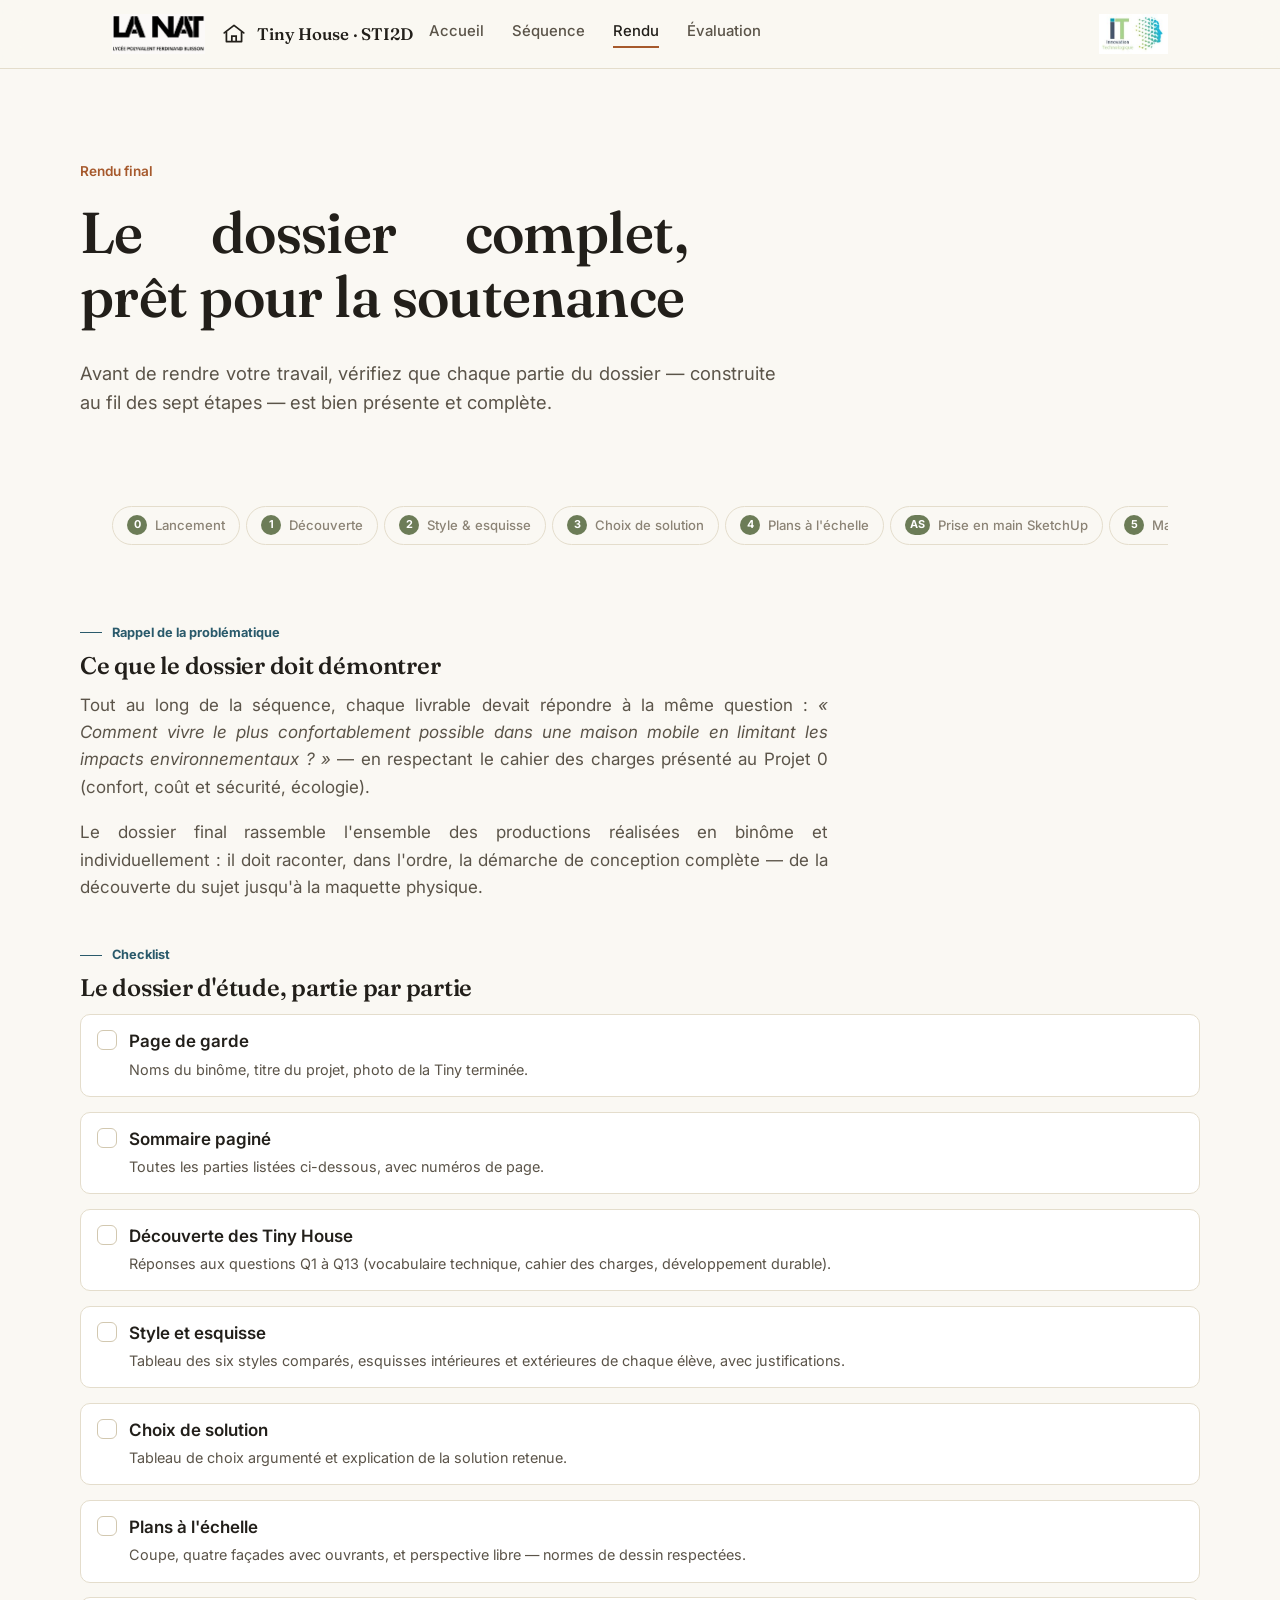
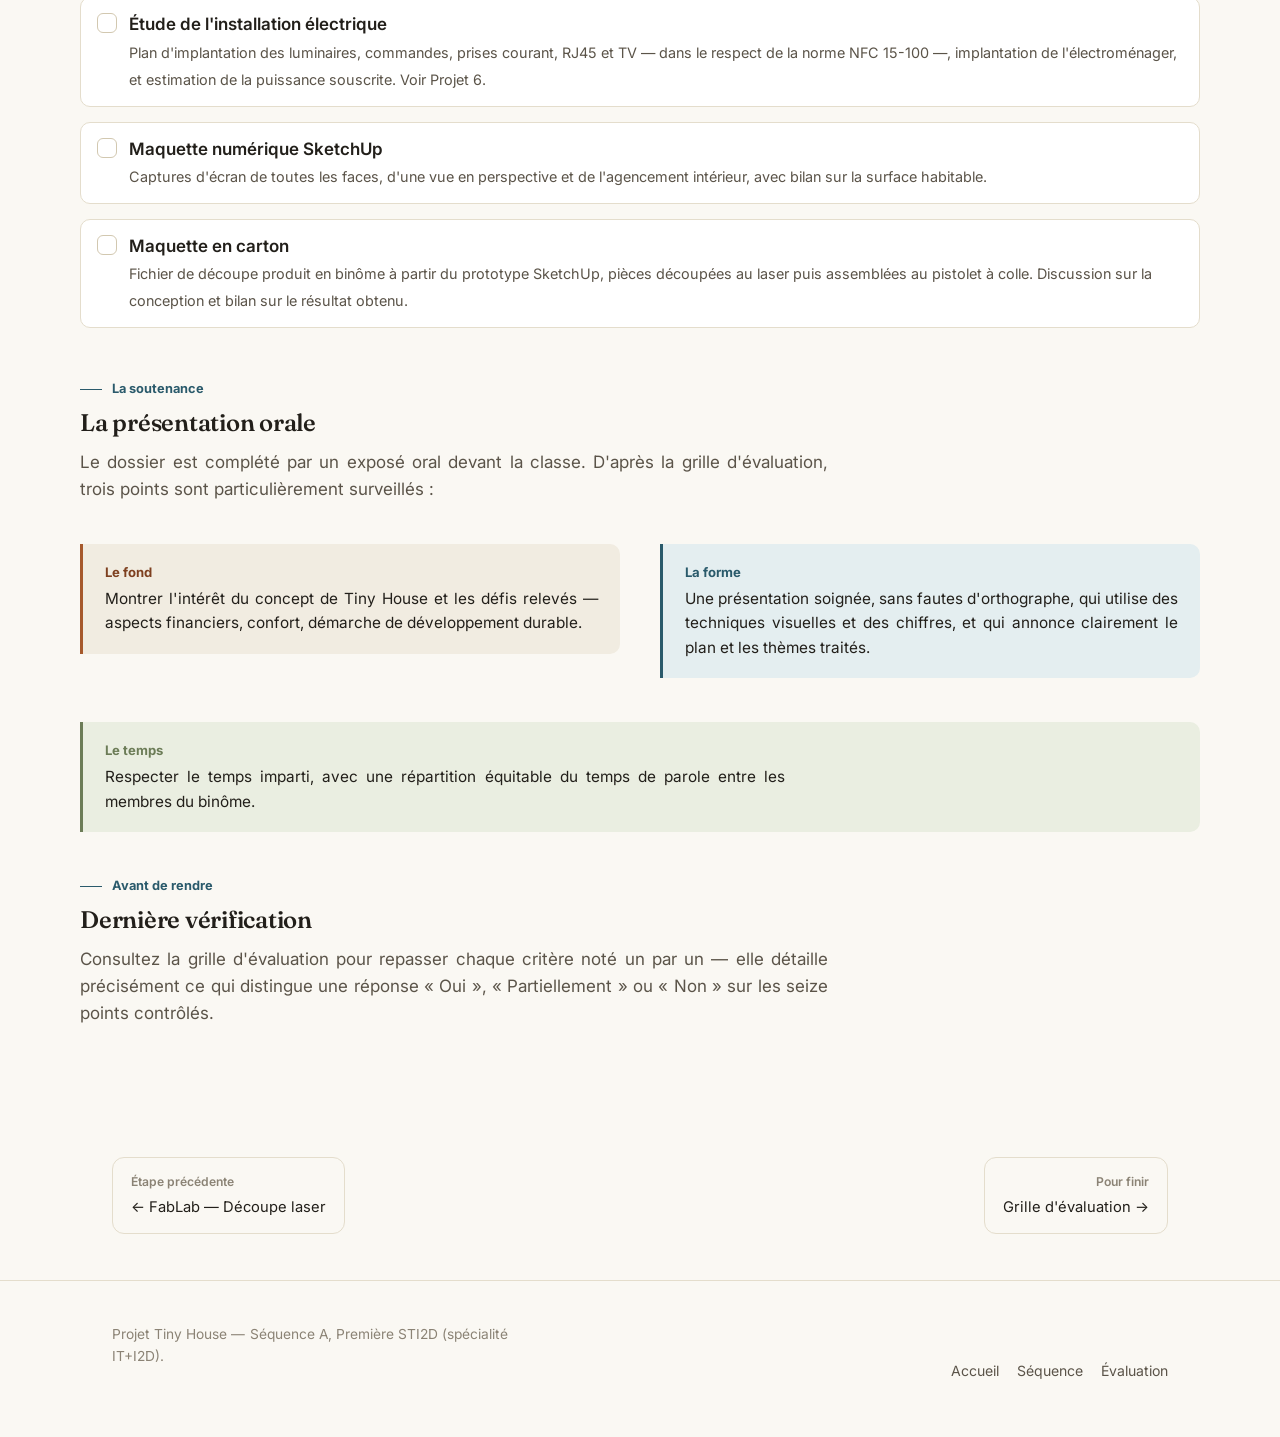
<file: pages-web/rendu.html>
<!DOCTYPE html>
<html lang="fr">
<head>
<meta charset="UTF-8">
<meta name="viewport" content="width=device-width, initial-scale=1.0">
<title>Rendu final | Tiny House STI2D</title>
<meta name="description" content="La checklist complète du dossier Tiny House attendu, et le déroulé de la présentation orale.">
<link rel="stylesheet" href="../css/style.css">
</head>
<body>
<a class="skip-link" href="#main">Aller au contenu</a>

<nav class="site-nav">
  <div class="container">
    <img src="../images/logo_lycee.png" alt="Logo du lycée" class="nav-logo nav-logo-left">

    <a href="../index.html" class="brand">
      <svg viewBox="0 0 24 24" fill="none"><path d="M3 11L12 4l9 7" stroke="currentColor" stroke-width="1.6" stroke-linecap="round" stroke-linejoin="round"/><path d="M5 10v9h14v-9" stroke="currentColor" stroke-width="1.6" stroke-linejoin="round"/><path d="M10 19v-5h4v5" stroke="currentColor" stroke-width="1.6"/></svg>
      Tiny House · STI2D
    </a>

    <button class="nav-toggle" aria-label="Ouvrir le menu" aria-expanded="false"><span></span></button>

    <ul class="nav-links">
      <li><a href="../index.html">Accueil</a></li>
      <li><a href="lancement.html">Séquence</a></li>
      <li><a href="rendu.html" class="active">Rendu</a></li>
      <li><a href="grille-evaluation.html">Évaluation</a></li>
    </ul>

    <img src="../images/logo-it.png" alt="Logo IT" class="nav-logo nav-logo-right">
  </div>
</nav>

<main id="main">
  <header class="hero container">
    <span class="hero-eyebrow">Rendu final</span>
    <h1>Le dossier complet, prêt pour la soutenance</h1>
    <p class="lede">Avant de rendre votre travail, vérifiez que chaque partie du dossier — construite au fil des sept étapes — est bien présente et complète.</p>
  </header>

  <div class="container">
    <nav class="stepper" aria-label="Étapes de la séquence">
      <a class="step-pill done" href="lancement.html"><span class="n">0</span>Lancement</a>
      <a class="step-pill done" href="decouverte.html"><span class="n">1</span>Découverte</a>
      <a class="step-pill done" href="style-esquisse.html"><span class="n">2</span>Style &amp; esquisse</a>
      <a class="step-pill done" href="choix-solution.html"><span class="n">3</span>Choix de solution</a>
      <a class="step-pill done" href="plans-echelle.html"><span class="n">4</span>Plans à l'échelle</a>
      <a class="step-pill done" href="prise-en-main-sketchup.html"><span class="n">AS</span>Prise en main SketchUp</a>
      <a class="step-pill done" href="maquette-sketchup.html"><span class="n">5</span>Maquette SketchUp</a>
      <a class="step-pill done" href="etude-electrique.html"><span class="n">6</span>Étude électrique</a>
      <a class="step-pill done" href="decoupe-laser.html"><span class="n">7</span>FabLab</a>
      <a class="step-pill current" href="rendu.html"><span class="n">8</span>Rendu</a>
      <a class="step-pill" href="grille-evaluation.html"><span class="n">★</span>Évaluation</a>
    </nav>
  </div>

  <section class="section container">

    <div class="content-block">
      <div class="kicker">Rappel de la problématique</div>
      <h2>Ce que le dossier doit démontrer</h2>
      <p>Tout au long de la séquence, chaque livrable devait répondre à la même question : <em>« Comment vivre le plus confortablement possible dans une maison mobile en limitant les impacts environnementaux ? »</em> — en respectant le cahier des charges présenté au <a href="lancement.html">Projet 0</a> (confort, coût et sécurité, écologie).</p>
      <p>Le dossier final rassemble l'ensemble des productions réalisées en binôme et individuellement : il doit raconter, dans l'ordre, la démarche de conception complète — de la découverte du sujet jusqu'à la maquette physique.</p>
    </div>

    <div class="content-block">
      <div class="kicker">Checklist</div>
      <h2>Le dossier d'étude, partie par partie</h2>
      <ul class="checklist">
        <li><span class="box"></span><div><strong>Page de garde</strong><span class="detail">Noms du binôme, titre du projet, photo de la Tiny terminée.</span></div></li>
        <li><span class="box"></span><div><strong>Sommaire paginé</strong><span class="detail">Toutes les parties listées ci-dessous, avec numéros de page.</span></div></li>
        <li><span class="box"></span><div><strong>Découverte des Tiny House</strong><span class="detail">Réponses aux questions Q1 à Q13 (vocabulaire technique, cahier des charges, développement durable).</span></div></li>
        <li><span class="box"></span><div><strong>Style et esquisse</strong><span class="detail">Tableau des six styles comparés, esquisses intérieures et extérieures de chaque élève, avec justifications.</span></div></li>
        <li><span class="box"></span><div><strong>Choix de solution</strong><span class="detail">Tableau de choix argumenté et explication de la solution retenue.</span></div></li>
        <li><span class="box"></span><div><strong>Plans à l'échelle</strong><span class="detail">Coupe, quatre façades avec ouvrants, et perspective libre — normes de dessin respectées.</span></div></li>
        <li><span class="box"></span><div><strong>Étude de l'installation électrique</strong><span class="detail">Plan d'implantation des luminaires, commandes, prises courant, RJ45 et TV — dans le respect de la norme NFC 15-100 —, implantation de l'électroménager, et estimation de la puissance souscrite. Voir <a href="etude-electrique.html">Projet 6</a>.</span></div></li>
        <li><span class="box"></span><div><strong>Maquette numérique SketchUp</strong><span class="detail">Captures d'écran de toutes les faces, d'une vue en perspective et de l'agencement intérieur, avec bilan sur la surface habitable.</span></div></li>
        <li><span class="box"></span><div><strong>Maquette en carton</strong><span class="detail">Fichier de découpe produit en binôme à partir du prototype SketchUp, pièces découpées au laser puis assemblées au pistolet à colle. Discussion sur la conception et bilan sur le résultat obtenu.</span></div></li>
      </ul>
    </div>

    <div class="content-block">
      <div class="kicker">La soutenance</div>
      <h2>La présentation orale</h2>
      <p>Le dossier est complété par un exposé oral devant la classe. D'après la grille d'évaluation, trois points sont particulièrement surveillés :</p>
      <div class="two-col">
        <div class="callout">
          <span class="callout-label">Le fond</span>
          <p>Montrer l'intérêt du concept de Tiny House et les défis relevés — aspects financiers, confort, démarche de développement durable.</p>
        </div>
        <div class="callout callout-blueprint">
          <span class="callout-label">La forme</span>
          <p>Une présentation soignée, sans fautes d'orthographe, qui utilise des techniques visuelles et des chiffres, et qui annonce clairement le plan et les thèmes traités.</p>
        </div>
      </div>
      <div class="callout callout-sage" style="margin-top:22px">
        <span class="callout-label">Le temps</span>
        <p>Respecter le temps imparti, avec une répartition équitable du temps de parole entre les membres du binôme.</p>
      </div>
    </div>

    <div class="content-block">
      <div class="kicker">Avant de rendre</div>
      <h2>Dernière vérification</h2>
      <p>Consultez la <a href="grille-evaluation.html">grille d'évaluation</a> pour repasser chaque critère noté un par un — elle détaille précisément ce qui distingue une réponse « Oui », « Partiellement » ou « Non » sur les seize points contrôlés.</p>
    </div>

  </section>

  <div class="container">
    <nav class="page-nav">
      <a href="decoupe-laser.html"><span class="dir">Étape précédente</span>← FabLab — Découpe laser</a>
      <a class="to-right" href="grille-evaluation.html"><span class="dir">Pour finir</span>Grille d'évaluation →</a>
    </nav>
  </div>
</main>

<footer class="site-footer">
  <div class="container footer-grid">
    <p class="footer-note">Projet Tiny House — Séquence A, Première STI2D (spécialité IT+I2D).</p>
    <div class="footer-links">
      <a href="../index.html">Accueil</a>
      <a href="lancement.html">Séquence</a>
      <a href="grille-evaluation.html">Évaluation</a>
    </div>
  </div>
</footer>

<script src="../js/main.js"></script>
</body>
</html>
</file>
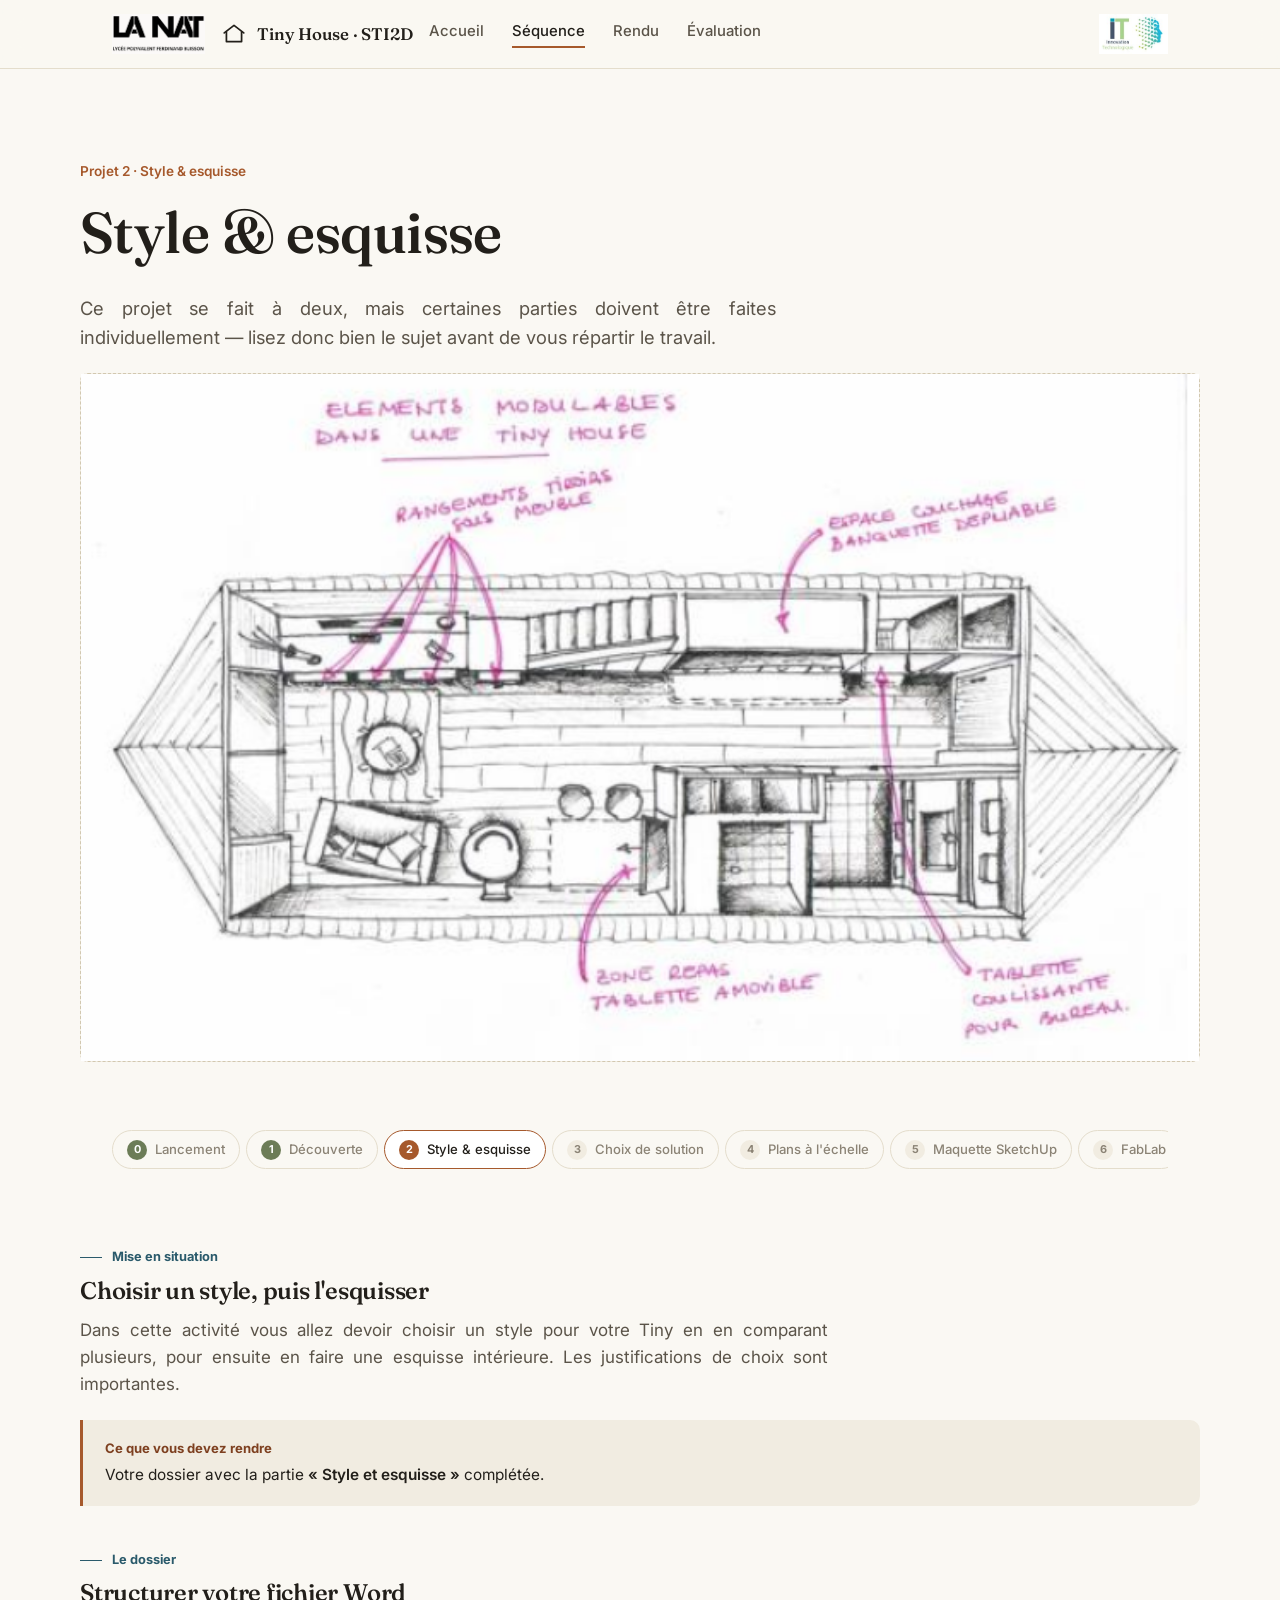
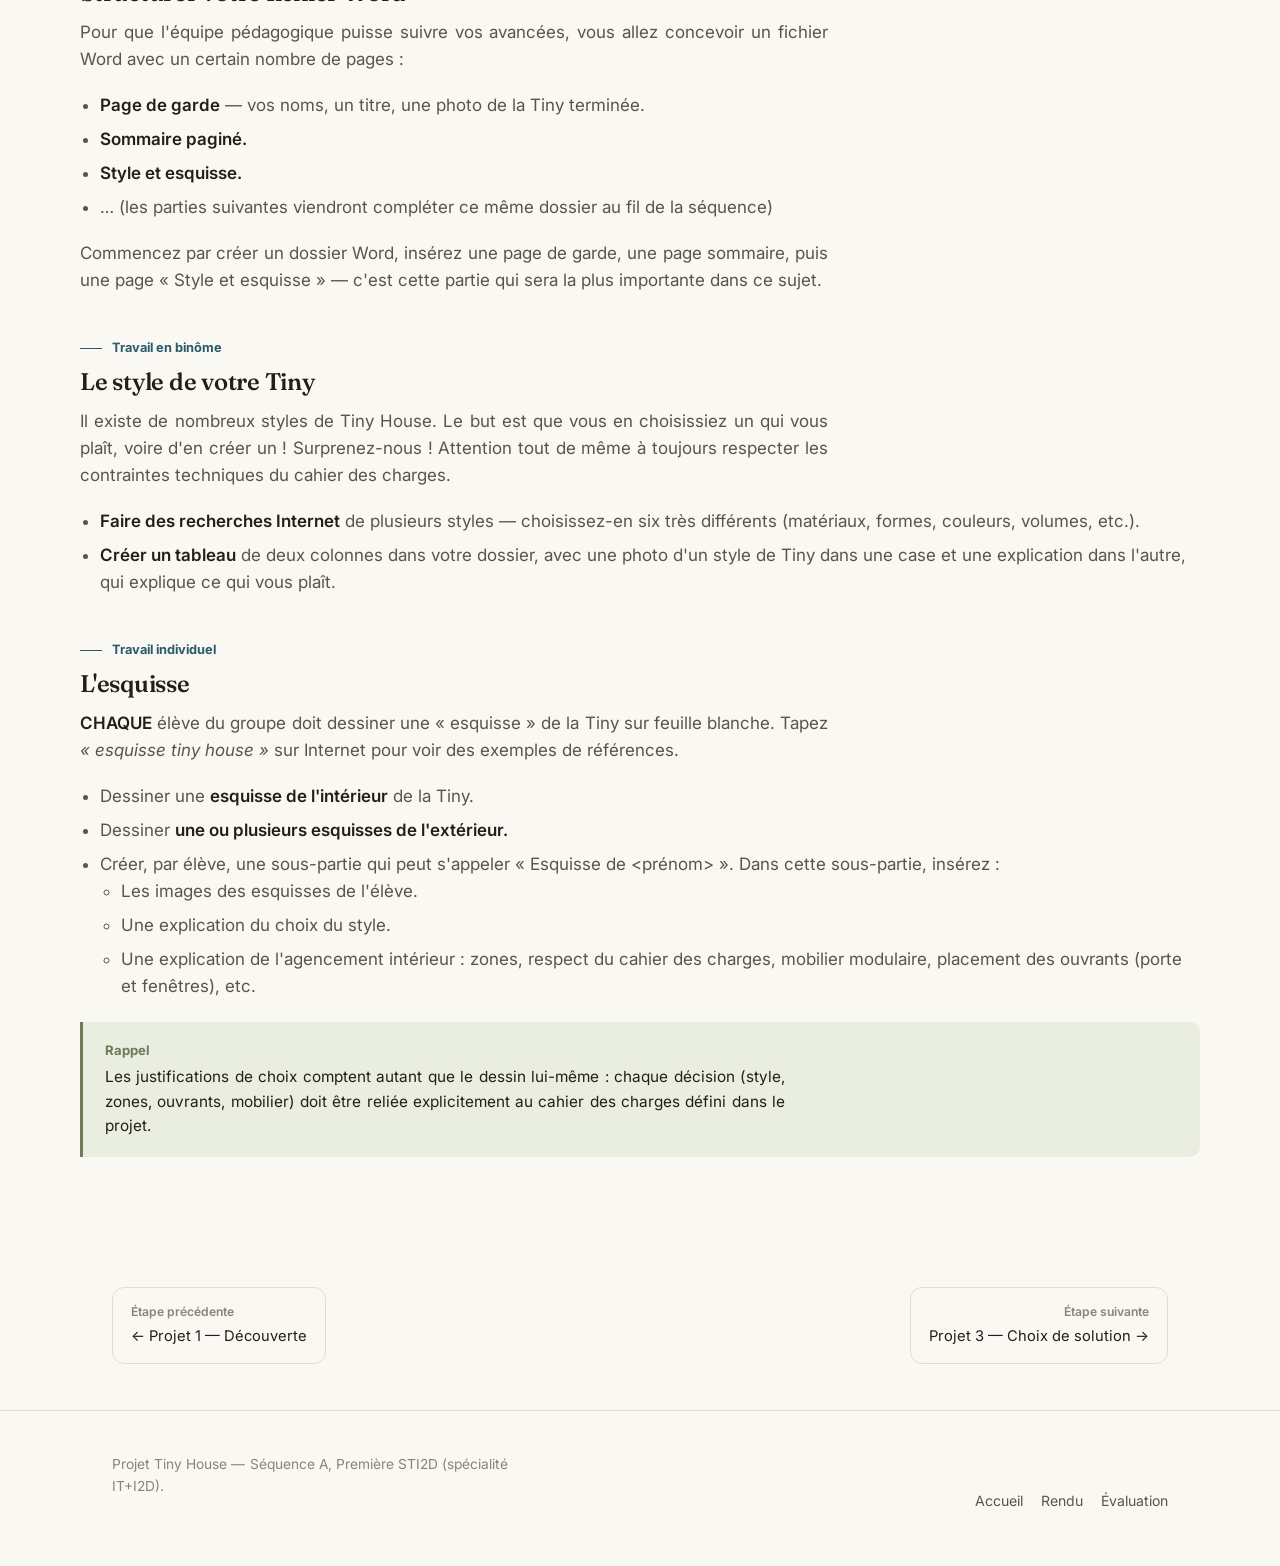
<file: pages-web/style-esquisse.html>
<!DOCTYPE html>
<html lang="fr">
<head>
<meta charset="UTF-8">
<meta name="viewport" content="width=device-width, initial-scale=1.0">
<title>Projet 2 — Style &amp; esquisse | Tiny House STI2D</title>
<meta name="description" content="Choisir un style pour sa Tiny House et en dessiner l'esquisse intérieure et extérieure.">
<link rel="stylesheet" href="../css/style.css">
</head>
<body>
<a class="skip-link" href="#main">Aller au contenu</a>

<nav class="site-nav">
  <div class="container">
    <img src="../images/logo_lycee.png" alt="Logo du lycée" class="nav-logo nav-logo-left">

    <a href="../index.html" class="brand">
      <svg viewBox="0 0 24 24" fill="none"><path d="M3 11L12 4l9 7" stroke="currentColor" stroke-width="1.6" stroke-linecap="round" stroke-linejoin="round"/><path d="M5 10v9h14v-9" stroke="currentColor" stroke-width="1.6" stroke-linecap="round" stroke-linejoin="round"/></svg>
      Tiny House · STI2D
    </a>

    <button class="nav-toggle" aria-label="Ouvrir le menu" aria-expanded="false"><span></span></button>

    <ul class="nav-links">
      <li><a href="../index.html">Accueil</a></li>
      <li><a href="lancement.html" class="active">Séquence</a></li>
      <li><a href="rendu.html">Rendu</a></li>
      <li><a href="grille-evaluation.html">Évaluation</a></li>
    </ul>

    <img src="../images/logo-it.png" alt="Logo IT" class="nav-logo nav-logo-right">
  </div>
</nav>

<main id="main">
  <header class="hero container">
    <span class="hero-eyebrow">Projet 2 · Style &amp; esquisse</span>
    <h1>Style &amp; esquisse</h1>
    <p class="lede">Ce projet se fait à deux, mais certaines parties doivent être faites individuellement — lisez donc bien le sujet avant de vous répartir le travail.</p>
      <div class="answer-box">
      <img src="../images/esquisse.PNG" alt="Esquisse de la Tiny House." class="answer-image">
    </div>
  </header>

  <div class="container">
    <nav class="stepper" aria-label="Étapes de la séquence">
      <a class="step-pill done" href="lancement.html"><span class="n">0</span>Lancement</a>
      <a class="step-pill done" href="decouverte.html"><span class="n">1</span>Découverte</a>
      <a class="step-pill current" href="style-esquisse.html"><span class="n">2</span>Style &amp; esquisse</a>
      <a class="step-pill" href="choix-solution.html"><span class="n">3</span>Choix de solution</a>
      <a class="step-pill" href="plans-echelle.html"><span class="n">4</span>Plans à l'échelle</a>
      <a class="step-pill" href="maquette-sketchup.html"><span class="n">5</span>Maquette SketchUp</a>
      <a class="step-pill" href="decoupe-laser.html"><span class="n">6</span>FabLab</a>
      <a class="step-pill" href="rendu.html"><span class="n">7</span>Rendu</a>
      <a class="step-pill" href="grille-evaluation.html"><span class="n">★</span>Évaluation</a>
    </nav>
  </div>

  <section class="section container">

    <div class="content-block">
      <div class="kicker">Mise en situation</div>
      <h2>Choisir un style, puis l'esquisser</h2>
      <p>Dans cette activité vous allez devoir choisir un style pour votre Tiny en en comparant plusieurs, pour ensuite en faire une esquisse intérieure. Les justifications de choix sont importantes.</p>
      <div class="callout">
        <span class="callout-label">Ce que vous devez rendre</span>
        <p>Votre dossier avec la partie <strong>« Style et esquisse »</strong> complétée.</p>
      </div>
    </div>

    <div class="content-block">
      <div class="kicker">Le dossier</div>
      <h2>Structurer votre fichier Word</h2>
      <p>Pour que l'équipe pédagogique puisse suivre vos avancées, vous allez concevoir un fichier Word avec un certain nombre de pages :</p>
      <ul>
        <li><strong>Page de garde</strong> — vos noms, un titre, une photo de la Tiny terminée.</li>
        <li><strong>Sommaire paginé.</strong></li>
        <li><strong>Style et esquisse.</strong></li>
        <li>… (les parties suivantes viendront compléter ce même dossier au fil de la séquence)</li>
      </ul>
      <p>Commencez par créer un dossier Word, insérez une page de garde, une page sommaire, puis une page « Style et esquisse » — c'est cette partie qui sera la plus importante dans ce sujet.</p>
    </div>

    <div class="content-block">
      <div class="kicker">Travail en binôme</div>
      <h2>Le style de votre Tiny</h2>
      <p>Il existe de nombreux styles de Tiny House. Le but est que vous en choisissiez un qui vous plaît, voire d'en créer un ! Surprenez-nous ! Attention tout de même à toujours respecter les contraintes techniques du cahier des charges.</p>
      <ul>
        <li><strong>Faire des recherches Internet</strong> de plusieurs styles — choisissez-en six très différents (matériaux, formes, couleurs, volumes, etc.).</li>
        <li><strong>Créer un tableau</strong> de deux colonnes dans votre dossier, avec une photo d'un style de Tiny dans une case et une explication dans l'autre, qui explique ce qui vous plaît.</li>
      </ul>
    </div>

    <div class="content-block">
      <div class="kicker">Travail individuel</div>
      <h2>L'esquisse</h2>
      <p><strong>CHAQUE</strong> élève du groupe doit dessiner une « esquisse » de la Tiny sur feuille blanche. Tapez <em>« esquisse tiny house »</em> sur Internet pour voir des exemples de références.</p>
      <ul>
        <li>Dessiner une <strong>esquisse de l'intérieur</strong> de la Tiny.</li>
        <li>Dessiner <strong>une ou plusieurs esquisses de l'extérieur.</strong></li>
        <li>Créer, par élève, une sous-partie qui peut s'appeler « Esquisse de &lt;prénom&gt; ». Dans cette sous-partie, insérez :
          <ul>
            <li>Les images des esquisses de l'élève.</li>
            <li>Une explication du choix du style.</li>
            <li>Une explication de l'agencement intérieur : zones, respect du cahier des charges, mobilier modulaire, placement des ouvrants (porte et fenêtres), etc.</li>
          </ul>
        </li>
      </ul>
      <div class="callout callout-sage">
        <span class="callout-label">Rappel</span>
        <p>Les justifications de choix comptent autant que le dessin lui-même : chaque décision (style, zones, ouvrants, mobilier) doit être reliée explicitement au cahier des charges défini dans le projet.</p>
      </div>
    </div>

  </section>

  <div class="container">
    <nav class="page-nav">
      <a href="decouverte.html"><span class="dir">Étape précédente</span>← Projet 1 — Découverte</a>
      <a class="to-right" href="choix-solution.html"><span class="dir">Étape suivante</span>Projet 3 — Choix de solution →</a>
    </nav>
  </div>
</main>

<footer class="site-footer">
  <div class="container footer-grid">
    <p class="footer-note">Projet Tiny House — Séquence A, Première STI2D (spécialité IT+I2D).</p>
    <div class="footer-links">
      <a href="../index.html">Accueil</a>
      <a href="rendu.html">Rendu</a>
      <a href="grille-evaluation.html">Évaluation</a>
    </div>
  </div>
</footer>

<script src="../js/main.js"></script>
</body>
</html>
</file>
<file: css/style.css>
/* ==========================================================================
   Tiny House — STI2D · IT2D — Design system
   Palette inspired by cedar cladding, kraft plans and blueprint ink.
   ========================================================================== */

@import url('https://fonts.googleapis.com/css2?family=Fraunces:opsz,wght@9..144,340;9..144,440;9..144,560;9..144,680&family=Inter:wght@400;500;600;700&display=swap');

:root{
  --paper: #FAF8F3;
  --paper-alt: #F1ECE1;
  --card: #FFFFFF;
  --ink: #221F1A;
  --ink-soft: #5B5449;
  --ink-faint: #8B8375;
  --wood: #A6592C;
  --wood-dark: #7E4020;
  --blueprint: #2A5A6B;
  --blueprint-soft: #E4EEF0;
  --sage: #6C7C57;
  --sage-soft: #EAEEE1;
  --line: #E4DDCC;
  --line-strong: #D2C8B0;
  --shadow: 0 1px 2px rgba(34,31,26,.04), 0 12px 32px -16px rgba(34,31,26,.18);

  --font-display: 'Fraunces', Georgia, serif;
  --font-body: 'Inter', -apple-system, BlinkMacSystemFont, 'Helvetica Neue', Arial, sans-serif;

  --max: 1120px;
  --radius: 14px;
}

*{ box-sizing: border-box; }
html{ scroll-behavior: smooth; }
body{
  margin:0;
  font-family: var(--font-body);
  background: var(--paper);
  color: var(--ink);
  line-height: 1.6;
  -webkit-font-smoothing: antialiased;
  font-size: 17px;
}
img,svg{ max-width:100%; display:block; }
a{ color: inherit; text-decoration: none; }
h1,h2,h3,h4{
  font-family: var(--font-display);
  font-weight: 560;
  line-height: 1.12;
  margin: 0 0 .5em;
  letter-spacing: -0.01em;
}

p{ margin:0 0 1.1em; color: var(--ink-soft); max-width: 68ch; }

/* ---------- Justification du texte pour titres et paragraphes ---------- */
h1, h2, h3, h4, h5, h6, p{
  text-align: justify;
  text-justify: inter-word;
}
ul{ margin:0 0 1.1em; padding-left: 1.2em; color: var(--ink-soft); }
li{ margin-bottom: .4em; }
strong{ color: var(--ink); font-weight: 600; }

.container{
  max-width: var(--max);
  margin: 0 auto;
  padding: 0 32px;
}

/* ---------- Skip link / focus ---------- */
.skip-link{
  position:absolute; left:-999px; top:0; background:var(--wood); color:#fff;
  padding:10px 16px; border-radius:0 0 8px 0; z-index:200;
}
.skip-link:focus{ left:0; }
a:focus-visible, button:focus-visible{
  outline: 2px solid var(--blueprint); outline-offset: 3px; border-radius:4px;
}

/* ---------- Nav ---------- */
.site-nav{
  position: sticky; top:0; z-index: 100;
  background: rgba(250,248,243,.86);
  backdrop-filter: saturate(160%) blur(14px);
  border-bottom: 1px solid var(--line);
}
.site-nav .container{
  display:flex; align-items:center; justify-content:space-between;
  height: 68px;
}
.brand{
  display:flex; align-items:center; gap:10px;
  font-family: var(--font-display); font-weight:560; font-size:1.05rem; color: var(--ink);
}
.brand svg{ width:26px; height:26px; flex:none; }
.nav-links{
  display:flex; align-items:center; gap: 28px;
  list-style:none; margin:0; padding:0;
}
.nav-links a{
  font-size: .93rem; font-weight:500; color: var(--ink-soft);
  padding: 6px 0; border-bottom: 2px solid transparent;
  transition: color .15s ease, border-color .15s ease;
}
.nav-links a:hover{ color: var(--wood); }
.nav-links a.active{ color: var(--ink); border-color: var(--wood); }
.nav-toggle{
  display:none; background:none; border:1px solid var(--line-strong); border-radius:8px;
  width:40px; height:40px; align-items:center; justify-content:center; cursor:pointer;
}
.nav-toggle span, .nav-toggle span::before, .nav-toggle span::after{
  content:""; display:block; width:18px; height:2px; background:var(--ink); position:relative;
  transition: transform .2s ease;
}
.nav-toggle span::before{ position:absolute; top:-6px; }
.nav-toggle span::after{ position:absolute; top:6px; }

@media (max-width: 860px){
  .nav-links{
    position:absolute; top:68px; left:0; right:0;
    background: var(--paper); border-bottom:1px solid var(--line);
    flex-direction:column; align-items:flex-start; gap:0;
    max-height:0; overflow:hidden; transition: max-height .25s ease;
  }
  .nav-links.open{ max-height:400px; padding: 8px 0 18px; }
  .nav-links li{ width:100%; }
  .nav-links a{ display:block; padding: 12px 32px; border-bottom:0; }
  .nav-links a.active{ background: var(--paper-alt); border-left:3px solid var(--wood); padding-left:29px; }
  .nav-toggle{ display:flex; }
}

/* ---------- Hero ---------- */
.hero{
  padding: 88px 0 64px;
  position:relative;
  overflow:hidden;
}
.hero-eyebrow{
  display:inline-flex; align-items:center; gap:8px;
  font-size:.85rem; font-weight:600; color: var(--wood);
  margin-bottom: 18px;
}
.hero h1{
  font-size: clamp(2.3rem, 4.6vw, 3.6rem);
  max-width: 16ch;
  color: var(--ink);
}
.hero .lede{
  font-size: 1.15rem; max-width: 58ch; color: var(--ink-soft);
}
.hero-actions{ display:flex; gap:14px; margin-top: 28px; flex-wrap:wrap; }

.drive-banner{
  margin-top: 24px;
  display: inline-flex;
  align-items: center;
  gap: 12px;
  flex-wrap: wrap;
  background: rgba(42, 90, 107, 0.08);
  border: 1px solid rgba(42, 90, 107, 0.22);
  border-radius: 999px;
  padding: 10px 16px 10px 14px;
  box-shadow: var(--shadow);
}
.drive-label{
  display: inline-flex;
  align-items: center;
  font-size: .78rem;
  font-weight: 700;
  letter-spacing: .08em;
  text-transform: uppercase;
  color: var(--blueprint);
}
.drive-link{
  display: inline-flex;
  align-items: center;
  padding: 9px 16px;
  border-radius: 999px;
  background: var(--wood);
  color: #fff;
  font-weight: 700;
  font-size: .95rem;
  box-shadow: var(--shadow);
  transition: transform .15s ease, background .15s ease, box-shadow .15s ease;
}
.drive-link:hover{
  background: var(--wood-dark);
  transform: translateY(-1px);
  box-shadow: 0 10px 24px -14px rgba(126, 64, 32, 0.8);
}

/* Roofline motif — the one signature graphic, reused as a section divider */
.roofline{
  width:100%; height:auto; display:block;
  color: var(--wood);
}
.roofline path{ fill:none; stroke:currentColor; stroke-width:1.4; }
.roofline-divider{ margin: 0 0 48px; opacity:.55; }

/* ---------- Buttons ---------- */
.btn{
  display:inline-flex; align-items:center; gap:8px;
  padding: 13px 22px; border-radius: 999px;
  font-weight:600; font-size:.95rem;
  transition: transform .15s ease, background .15s ease, box-shadow .15s ease;
}
.btn-primary{ background: var(--wood); color:#fff; box-shadow: var(--shadow); }
.btn-primary:hover{ background: var(--wood-dark); transform: translateY(-1px); }
.btn-ghost{ border:1px solid var(--line-strong); color: var(--ink); }
.btn-ghost:hover{ background: var(--paper-alt); }

/* ---------- Sections ---------- */
.section{ padding: 56px 0; }
.section-tight{ padding: 32px 0; }
.section-title{
  font-size: clamp(1.5rem, 2.6vw, 2rem);
  margin-bottom: .35em;
}
.section-head{ max-width: 68ch; margin-bottom: 34px; }
.section-alt{ background: var(--paper-alt); border-top:1px solid var(--line); border-bottom:1px solid var(--line); }

/* ---------- Cards (sequence / activities) ---------- */
.card-grid{
  display:grid; grid-template-columns: repeat(3, 1fr); gap: 20px;
}
@media (max-width: 920px){ .card-grid{ grid-template-columns: repeat(2,1fr); } }
@media (max-width: 620px){ .card-grid{ grid-template-columns: 1fr; } }

.card{
  background: var(--card); border:1px solid var(--line);
  border-radius: var(--radius); padding: 26px 24px;
  display:flex; flex-direction:column; gap:10px;
  transition: transform .18s ease, box-shadow .18s ease, border-color .18s ease;
}
.card:hover{ transform: translateY(-3px); box-shadow: var(--shadow); border-color: var(--line-strong); }
.card-num{
  font-family: var(--font-display); font-size:.85rem; font-weight:600;
  color: var(--wood); letter-spacing:.02em;
}
.card h3{ font-size: 1.18rem; margin-bottom:2px; }
.card p{ font-size:.94rem; margin-bottom:0; }
.card-icon{ width:34px; height:34px; color: var(--blueprint); margin-bottom:4px; }
.card-meta{
  margin-top:auto; padding-top:12px; border-top:1px dashed var(--line);
  font-size:.82rem; color: var(--ink-faint); display:flex; justify-content:space-between;
}

/* ---------- Stepper (sequence navigation on activity pages) ---------- */
.stepper{
  display:flex; gap:6px; overflow-x:auto; padding: 4px 0 22px;
  -ms-overflow-style:none; scrollbar-width:none;
}
.stepper::-webkit-scrollbar{ display:none; }
.step-pill{
  flex:none; display:flex; align-items:center; gap:8px;
  padding: 8px 14px; border-radius:999px; border:1px solid var(--line);
  font-size:.82rem; font-weight:500; color: var(--ink-faint);
  white-space:nowrap;
}
.step-pill .n{
  min-width:20px; height:20px; padding:0 5px; border-radius:999px; background: var(--paper-alt);
  display:flex; align-items:center; justify-content:center; font-size:.68rem; font-weight:700;
  color: var(--ink-faint);
}
.step-pill.current{ border-color: var(--wood); color: var(--ink); background: var(--card); }
.step-pill.current .n{ background: var(--wood); color:#fff; }
.step-pill.done .n{ background: var(--sage); color:#fff; }
.step-pill:hover{ border-color: var(--line-strong); }

/* ---------- Content blocks (Mise en situation / Objectifs / etc.) ---------- */
.content-block{ margin-bottom: 44px; }
.content-block .kicker{
  display:flex; align-items:center; gap:10px;
  font-size:.8rem; font-weight:700; text-transform: none;
  color: var(--blueprint); margin-bottom: 10px;
}
.content-block .kicker::before{
  content:""; width:22px; height:1px; background: var(--blueprint);
}
.content-block h2{ font-size: 1.5rem; margin-bottom:.5em; }

.callout{
  background: var(--paper-alt); border-left: 3px solid var(--wood);
  border-radius: 0 10px 10px 0; padding: 18px 22px; margin: 22px 0;
}
.callout p{ margin:0; color: var(--ink); font-size:.96rem; }
.callout .callout-label{ font-weight:700; color: var(--wood-dark); font-size:.82rem; display:block; margin-bottom:4px; }

.pdf-link{
  display: inline-block;
  padding: .14rem .7rem;
  border-radius: 999px;
  background: var(--blueprint-soft);
  border: 1px solid rgba(42, 90, 107, 0.22);
  color: var(--blueprint);
  font-weight: 700;
  text-decoration: none;
  box-shadow: inset 0 1px 0 rgba(255,255,255,.5);
  transition: transform .15s ease, background .15s ease, border-color .15s ease;
}
.pdf-link:hover{
  background: #dfeaf0;
  border-color: rgba(42, 90, 107, 0.35);
  transform: translateY(-1px);
}

.callout-blueprint{ background: var(--blueprint-soft); border-left-color: var(--blueprint); }
.callout-blueprint .callout-label{ color: var(--blueprint); }
.callout-sage{ background: var(--sage-soft); border-left-color: var(--sage); }
.callout-sage .callout-label{ color: var(--sage); }

.two-col{ display:grid; grid-template-columns: 1fr 1fr; gap: 40px; align-items:start; }
@media (max-width: 780px){ .two-col{ grid-template-columns: 1fr; } }

.deliverables{ list-style:none; margin:0; padding:0; display:grid; gap:10px; }
.deliverables li{
  display:flex; gap:12px; align-items:flex-start;
  background: var(--card); border:1px solid var(--line); border-radius:10px;
  padding: 12px 16px; font-size:.95rem; color: var(--ink);
}
.deliverables svg{ width:18px; height:18px; flex:none; margin-top:3px; color: var(--sage); }

.tag{
  display:inline-flex; align-items:center; gap:6px;
  font-size:.78rem; font-weight:600; padding: 5px 12px; border-radius:999px;
  background: var(--paper-alt); color: var(--ink-soft); border:1px solid var(--line);
}
.tag-wood{ background:#F3E5D6; color: var(--wood-dark); border-color:#E7CBA9; }
.tag-blueprint{ background: var(--blueprint-soft); color: var(--blueprint); border-color:#C9DEE2; }
.tag-sage{ background: var(--sage-soft); color: var(--sage); border-color:#D6DEC6; }
.tag-row{ display:flex; gap:8px; flex-wrap:wrap; margin-bottom: 18px; }

/* ---------- Steps list (procedures, e.g. laser cutter) ---------- */
.proc-list{ counter-reset: proc; list-style:none; margin:0; padding:0; display:grid; gap:0; }
.proc-list li{
  counter-increment: proc; position:relative;
  padding: 20px 0 20px 52px; border-bottom:1px solid var(--line);
}
.proc-list li:last-child{ border-bottom:none; }
.proc-list li::before{
  content: counter(proc);
  position:absolute; left:0; top:18px;
  width:34px; height:34px; border-radius:50%;
  background: var(--wood); color:#fff; font-family:var(--font-display); font-weight:600;
  display:flex; align-items:center; justify-content:center; font-size:.95rem;
}
.proc-list h4{ font-size:1.02rem; margin-bottom:4px; }
.proc-list p{ margin:0; font-size:.95rem; }

/* ---------- Worksheet (questions / answer spaces) ---------- */
.worksheet{ display:grid; gap:18px; }
.worksheet-item{
  background: var(--card); border:1px solid var(--line); border-radius: var(--radius);
  padding: 20px 22px;
}
.worksheet-item .q-label{
  font-family: var(--font-display); font-weight:600; color: var(--wood);
  font-size: .95rem; margin-bottom:6px; display:block;
}
.worksheet-item p{ margin-bottom:10px; color: var(--ink); }
.answer-line{
  border-bottom: 1px dashed var(--line-strong); height: 30px;
}
.answer-box{
  border: 1px dashed var(--line-strong); border-radius:8px; background: var(--paper-alt);
  min-height: 58px;
}
.video-chip{
  display:inline-flex; align-items:center; gap:8px;
  background: var(--paper-alt); border:1px solid var(--line); border-radius:999px;
  padding:7px 14px 7px 8px; font-size:.85rem; font-weight:500; margin: 4px 6px 4px 0;
}
.video-chip .dot{
  width:22px; height:22px; border-radius:50%; background: var(--wood); color:#fff;
  display:flex; align-items:center; justify-content:center; flex:none;
}
.video-chip .dot svg{ width:10px; height:10px; }

/* ---------- Table (grille d'évaluation) ---------- */
.table-wrap{ overflow-x:auto; border:1px solid var(--line); border-radius: var(--radius); background:var(--card); }
.video-legend{
  display:flex; flex-wrap:wrap; gap:12px 18px; margin-top:14px; color: var(--ink-soft); font-size:.84rem;
}
.video-legend span{ display:inline-flex; align-items:center; gap:8px; }
.legend-dot{
  width:10px; height:10px; border-radius:50%; display:inline-block; flex:none;
}
.legend-dot.wood{ background: var(--wood); }
.legend-dot.blue{ background: var(--blueprint); }
.legend-dot.sage{ background: var(--sage); }
.video-table{
  width:100%; border-collapse: separate; border-spacing: 16px; table-layout: fixed;
}
.video-table td{
  width:50%; padding:0; border:1px solid var(--line); border-radius: var(--radius); background: var(--card); vertical-align:top;
}
.video-card{ margin:0; padding:12px; }
.video-card video{
  display:block; width:100%; height:auto; border-radius:10px; background:#000; margin-bottom:10px;
}
.video-card figcaption{
  font-size:.86rem; color: var(--ink-soft); line-height:1.5;
}
.video-card figcaption strong{ color: var(--ink); }

table.grille{
  width:100%; border-collapse: collapse; font-size:.93rem; min-width: 720px;
}
table.grille th, table.grille td{
  padding: 13px 16px; border-bottom:1px solid var(--line); text-align:left; vertical-align:top;
}
table.grille thead th{
  background: var(--paper-alt); font-family: var(--font-display); font-weight:600;
  color: var(--ink); position:sticky; top:0;
}
table.grille td.pts, table.grille th.pts{ text-align:center; white-space:nowrap; width:72px; }
table.grille td.cat{ font-weight:600; color: var(--wood-dark); width: 170px; }
table.grille tbody tr:hover{ background: var(--paper-alt); }
table.grille tr.total td{ font-weight:700; font-family: var(--font-display); background: var(--paper-alt); }
.grille-legend{ display:flex; gap:18px; flex-wrap:wrap; margin: 16px 0 0; font-size:.86rem; color: var(--ink-faint); }
.grille-legend span{ display:inline-flex; align-items:center; gap:6px; }
.legend-dot{ width:10px; height:10px; border-radius:50%; }

/* ---------- Checklist (rendu) ---------- */
.checklist{ list-style:none; margin:0; padding:0; display:grid; gap:8px; }
.checklist li{
  display:flex; align-items:flex-start; gap:12px;
  padding: 13px 16px; border:1px solid var(--line); border-radius:10px; background:var(--card);
}
.checklist .box{
  width:20px; height:20px; border:1.5px solid var(--line-strong); border-radius:6px; flex:none; margin-top:2px;
}
.checklist strong{ display:block; }
.checklist span.detail{ font-size:.9rem; color: var(--ink-soft); }

/* ---------- Footer ---------- */
.site-footer{
  border-top:1px solid var(--line); padding: 42px 0 54px; margin-top:40px;
}
.footer-grid{ display:flex; justify-content:space-between; align-items:flex-end; flex-wrap:wrap; gap:20px; }
.footer-note{ font-size:.86rem; color: var(--ink-faint); max-width:44ch; }
.footer-links{ display:flex; gap:18px; flex-wrap:wrap; }
.footer-links a{ font-size:.88rem; color: var(--ink-soft); }
.footer-links a:hover{ color: var(--wood); }

.page-nav{
  display:flex; justify-content:space-between; gap:16px; padding: 30px 0 6px; flex-wrap:wrap;
}
.page-nav a{
  display:flex; flex-direction:column; gap:4px; font-size:.92rem;
  padding: 14px 18px; border:1px solid var(--line); border-radius:12px; max-width:280px;
  transition: border-color .15s ease, background .15s ease;
}
.page-nav a:hover{ border-color: var(--wood); background: var(--card); }
.page-nav .dir{ font-size:.76rem; color: var(--ink-faint); font-weight:600; }
.page-nav .to-right{ text-align:right; align-items:flex-end; margin-left:auto; }

@media (prefers-reduced-motion: reduce){
  *{ animation-duration:.001ms !important; transition-duration:.001ms !important; scroll-behavior:auto !important; }
}
.answer-box {
  width: 100%;
}

.answer-image {
  display: block;
  width: 100%;
  height: auto;
}
.content-block-flex {
  display: flex;
  align-items: flex-start;
  gap: 24px;
}

.content-block-text {
  flex: 1;
  min-width: 0;
}

.content-block-image {
  flex-shrink: 0;
  width: 120px;      /* ajustez la taille selon vos besoins */
  height: auto;
  align-self: flex-start;
}

/* Optionnel : passer en colonne sur petits écrans */
@media (max-width: 700px) {
  .content-block-flex {
    flex-direction: column;
  }
  .content-block-image {
    align-self: center;
  }
}
  .image-pleine-largeur {
    display: block;
    width: 100%;
    height: auto;
    object-fit: contain;
    cursor: zoom-in;
    border-radius: 6px;
    transition: opacity 0.2s ease;
  }

  .image-pleine-largeur:hover {
    opacity: 0.92;
  }

  /* Légende cliquable — mise en valeur pour les liens vers des ressources */
  .legende-lien{
    display: inline-block;
    margin-top: 10px;
    font-size: .95rem;
    color: var(--blueprint);
    background: var(--blueprint-soft);
    padding: 8px 12px;
    border-radius: 10px;
    border: 1px solid #C9DEE2;
    box-shadow: 0 2px 6px rgba(42,90,107,.06);
    cursor: pointer;
    transition: transform .12s ease, background .12s ease, box-shadow .12s ease;
  }

  .legende-lien:hover{
    background: rgba(41,89,107,.12);
    transform: translateY(-2px);
    box-shadow: 0 6px 18px rgba(34,31,26,.06);
  }

  .overlay-zoom {
    display: none;
    position: fixed;
    top: 0;
    left: 0;
    width: 100%;
    height: 100%;
    background: rgba(0, 0, 0, 0.9);
    z-index: 1000;
    justify-content: center;
    align-items: center;
    cursor: zoom-out;
  }

  .overlay-zoom.actif {
    display: flex;
  }

  .image-zoomee {
    width: 100%;
    max-height: 100vh;
    object-fit: contain;
    cursor: zoom-out;
  }

    .image-pleine-largeur {
    display: block;
    width: 100%;
    height: auto;
    object-fit: contain;
    border-radius: 6px;
    transition: opacity 0.2s ease;
  }

  a:has(> .image-pleine-largeur) {
    display: block;
  }

  a:has(> .image-pleine-largeur):hover .image-pleine-largeur {
    opacity: 0.88;
  }

    .ressources-electriques h2 { margin-bottom: 0.5rem; }
  .ressources-list { margin-bottom: 1.5rem; }
  .ressources-list li { margin: 0.3rem 0; }

  .pdf-gallery {
    display: grid;
    grid-template-columns: repeat(auto-fit, minmax(220px, 1fr));
    gap: 1.2rem;
  }

  .pdf-card {
    border: 1px solid #ddd;
    border-radius: 8px;
    overflow: hidden;
    cursor: pointer;
    background: #fafafa;
    transition: transform 0.15s ease, box-shadow 0.15s ease;
  }
  .pdf-card:hover {
    transform: translateY(-3px);
    box-shadow: 0 4px 12px rgba(0,0,0,0.12);
  }

  .pdf-thumb {
    width: 100%;
    height: 220px;
    pointer-events: none; /* le clic est géré par la carte, pas par le lecteur PDF natif */
  }

  .pdf-title {
    text-align: center;
    font-size: 0.9rem;
    padding: 0.5rem;
    margin: 0;
    background: #f0f0f0;
  }

  .pdf-modal {
    display: none;
    position: fixed;
    inset: 0;
    background: rgba(0,0,0,0.75);
    z-index: 1000;
    align-items: center;
    justify-content: center;
  }
  .pdf-modal.open { display: flex; }

  .pdf-modal-content {
    width: 90%;
    height: 90%;
    background: #fff;
    border-radius: 8px;
    position: relative;
    overflow: hidden;
  }

  .pdf-modal-content iframe {
    width: 100%;
    height: 100%;
    border: none;
  }

  .pdf-modal-close {
    position: absolute;
    top: 8px;
    right: 12px;
    font-size: 1.8rem;
    background: none;
    border: none;
    color: #333;
    cursor: pointer;
    z-index: 1001;
  }

  .site-nav .container {
  display: flex;
  align-items: center;
  justify-content: space-between;
  gap: 16px;
}

.nav-logo {
  height: 40px;      /* ajustez selon vos besoins */
  width: auto;
  max-width: 120px;
  object-fit: contain;
  display: block;
}

.nav-logo-left {
  order: -1;          /* force le logo tout à gauche */
}

.nav-logo-right {
  order: 3;            /* force le logo tout à droite */
  margin-left: auto;   /* pousse le logo à l'extrémité droite si nav-links ne remplit pas l'espace */
}

/* Optionnel : masquer les logos sur mobile pour ne pas surcharger la barre */
@media (max-width: 768px) {
  .nav-logo {
    height: 28px;
    max-width: 80px;
  }
}
</file>
